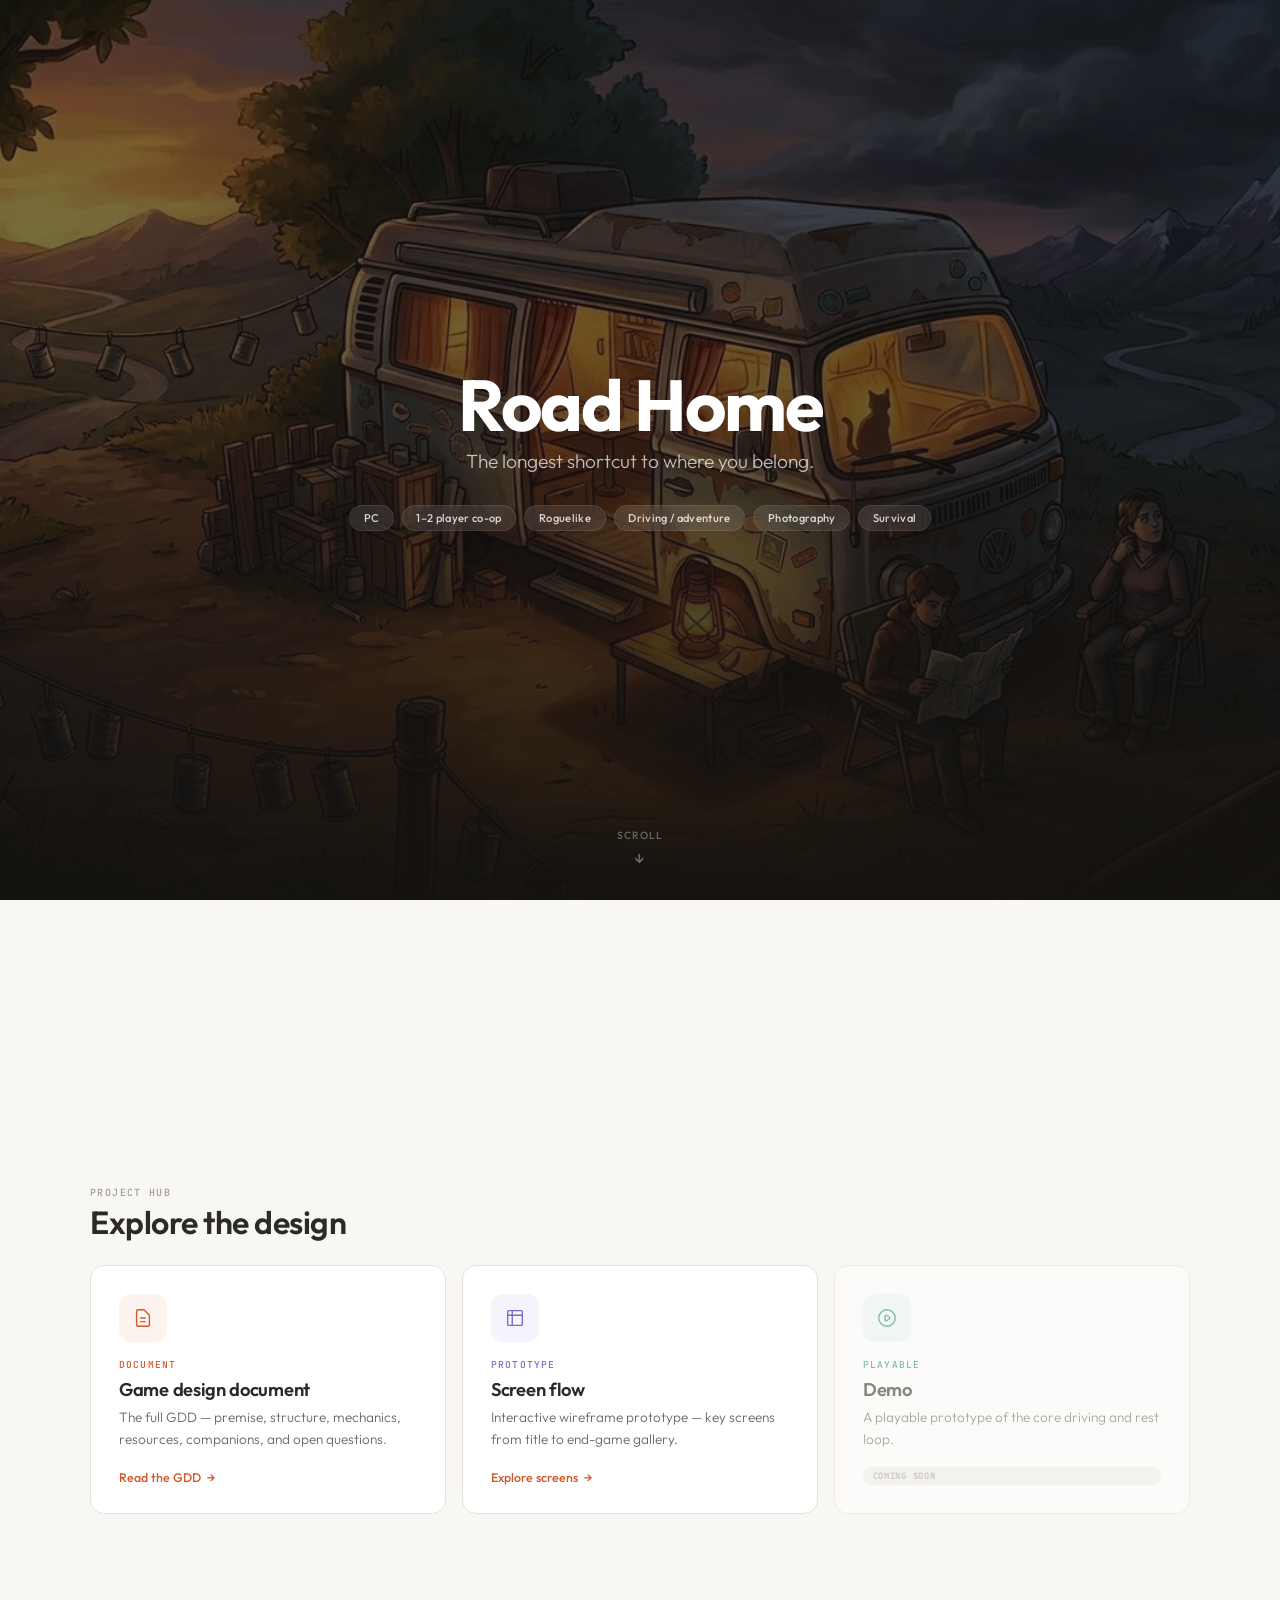
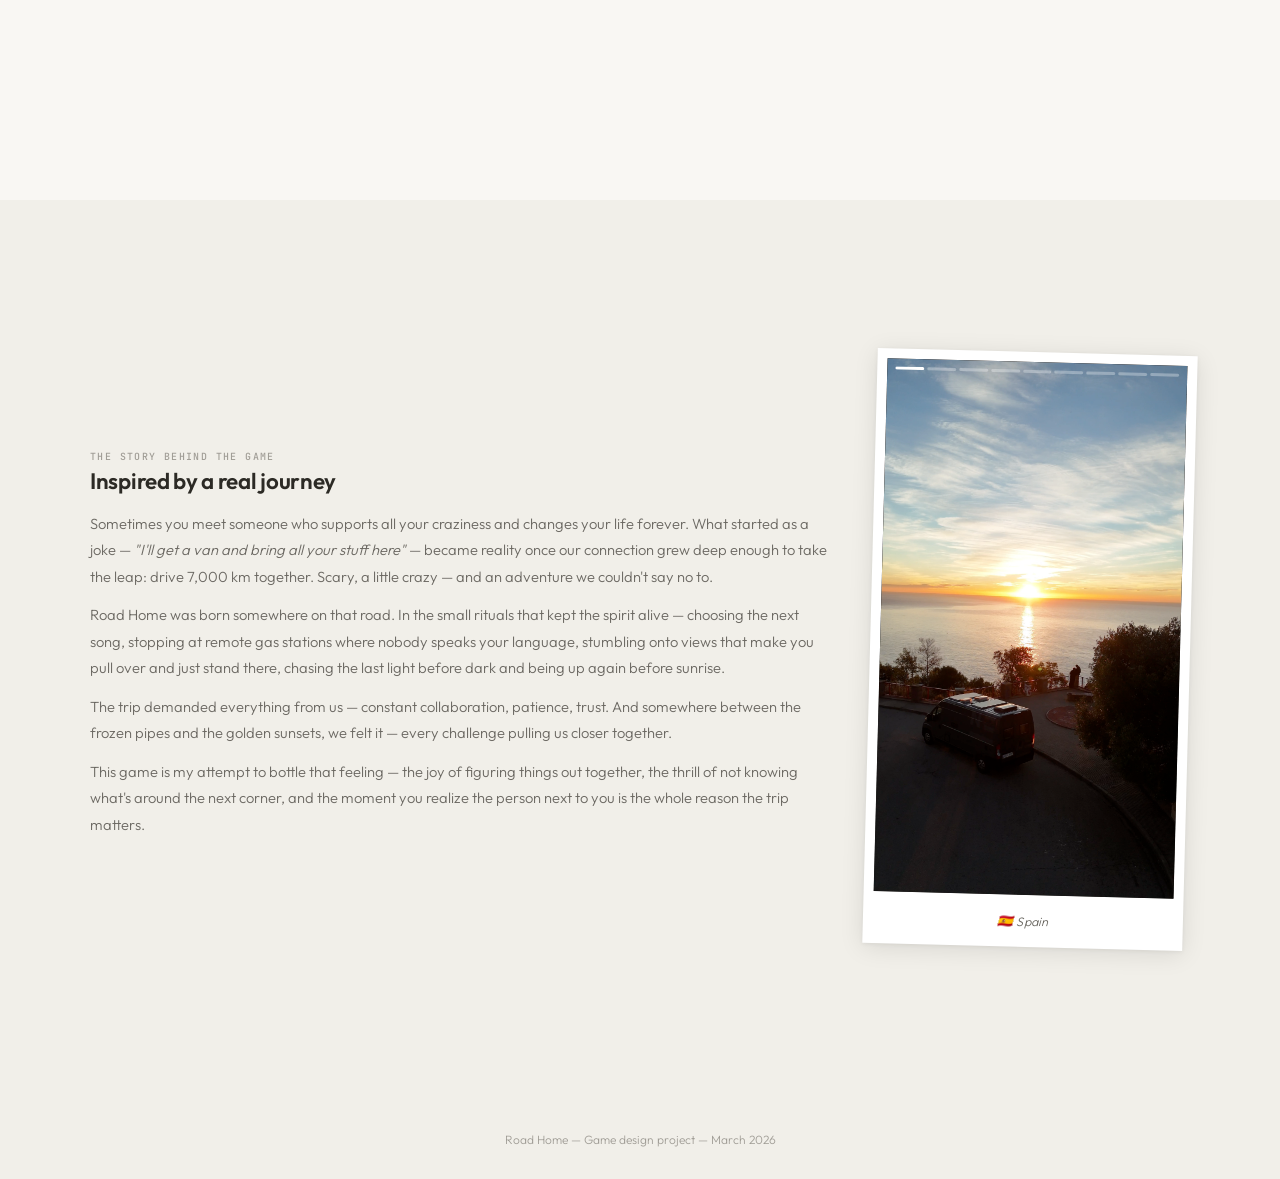
<file: index.html>
<!DOCTYPE html>
<html lang="en">
<head>
<meta charset="UTF-8">
<meta name="viewport" content="width=device-width, initial-scale=1.0">
<title>Road Home — Game Hub</title>
<link href="https://fonts.googleapis.com/css2?family=Outfit:wght@300;400;500;600;700&family=JetBrains+Mono:wght@400;500&display=swap" rel="stylesheet">
<link rel="stylesheet" href="shared-nav.css">
<style>
  :root {
    --bg: #F9F7F3;
    --card: #FFFFFF;
    --surface: #F1EFE9;
    --text: #2C2A25;
    --muted: #6B6862;
    --faint: #A09D96;
    --border: #E4E1DA;
    --accent: #D4582A;
    --accent-soft: rgba(212,88,42,0.08);
    --teal: #1A8F6E;
    --teal-soft: rgba(26,143,110,0.08);
    --purple: #7C6BC4;
    --purple-soft: rgba(124,107,196,0.08);
    --amber: #B8780F;
    --amber-soft: rgba(184,120,15,0.08);
    --font: 'Outfit', system-ui, sans-serif;
    --mono: 'JetBrains Mono', monospace;
  }
  * { margin:0; padding:0; box-sizing:border-box; }
  html {
    overflow-x: hidden;
    background: #1a1815;
    overscroll-behavior-y: none;
  }
  body {
    font-family: var(--font);
    background: #1a1815;
    color: var(--text);
    -webkit-font-smoothing: antialiased;
    overscroll-behavior-y: none;
  }
  ::selection { background: var(--accent); color: #fff; }

  /* Dark theme overrides for nav header */
  .nav-header {
    background: rgba(26,24,21,0.85);
    backdrop-filter: blur(12px);
    -webkit-backdrop-filter: blur(12px);
    border-bottom: 1px solid rgba(255,255,255,0.08);
    opacity: 0;
    pointer-events: none;
    transform: translateY(-100%);
    transition: opacity 0.3s, transform 0.3s;
  }
  .nav-header.visible {
    opacity: 1;
    pointer-events: auto;
    transform: translateY(0);
  }
  .nav-header-title { color: #fff; }
  .nav-header-tabs a { color: rgba(255,255,255,0.5); }
  .nav-header-tabs a:hover { color: #fff; background: rgba(255,255,255,0.08); }
  .nav-sep { color: rgba(255,255,255,0.15); }
  .nav-tab-locked { color: rgba(255,255,255,0.25); }

  .fullscreen {
    min-height: 100vh;
    display: flex;
    align-items: center;
    justify-content: center;
    position: relative;
    overflow: hidden;
  }

  /* === HERO === */
  .hero { background: #1a1815; }
  .hero-bg {
    position: absolute;
    inset: 0;
    background-size: cover;
    background-position: center;
    opacity: 0.7;
  }
  .hero-overlay {
    position: absolute;
    inset: 0;
    background: linear-gradient(to top, rgba(20,18,15,0.95) 0%, rgba(20,18,15,0.5) 50%, rgba(20,18,15,0.3) 100%);
  }
  .hero-content {
    position: relative;
    z-index: 1;
    text-align: center;
    padding: 2rem;
    max-width: 700px;
  }
  .hero h1 {
    font-size: 4.5rem;
    font-weight: 700;
    letter-spacing: -2px;
    line-height: 1;
    color: #fff;
    margin-bottom: 0.5rem;
  }
  .hero .tagline {
    font-size: 1.2rem;
    font-weight: 300;
    color: rgba(255,255,255,0.7);
    margin-bottom: 2rem;
  }
  .hero-meta {
    display: flex;
    justify-content: center;
    gap: 0.5rem;
    flex-wrap: wrap;
  }
  .hero-pill {
    font-size: 0.7rem;
    font-weight: 500;
    padding: 0.3rem 0.85rem;
    border-radius: 100px;
    background: rgba(255,255,255,0.1);
    color: rgba(255,255,255,0.8);
    backdrop-filter: blur(8px);
    border: 1px solid rgba(255,255,255,0.08);
    letter-spacing: 0.03em;
  }
  .scroll-hint {
    position: absolute;
    bottom: 2rem;
    left: 50%;
    transform: translateX(-50%);
    z-index: 1;
    display: flex;
    flex-direction: column;
    align-items: center;
    gap: 0.4rem;
    color: rgba(255,255,255,0.35);
    font-size: 0.65rem;
    letter-spacing: 0.1em;
    text-transform: uppercase;
    font-weight: 500;
    animation: bob 2s ease-in-out infinite;
  }
  @keyframes bob { 0%,100%{transform:translateX(-50%) translateY(0)} 50%{transform:translateX(-50%) translateY(6px)} }
  .scroll-arrow { font-size: 1rem; }

  /* === SECTIONS === */
  .section-screen {
    min-height: 100vh;
    display: flex;
    align-items: center;
    justify-content: center;
    padding: 4rem 2rem;
  }
  .section-inner {
    max-width: 1100px;
    width: 100%;
  }
  .section-label {
    font-family: var(--mono);
    font-size: 0.62rem;
    font-weight: 500;
    text-transform: uppercase;
    letter-spacing: 0.14em;
    color: var(--faint);
    margin-bottom: 0.25rem;
  }
  .section-label + .story-content {
    margin-top: 0;
  }
  .section-title {
    font-size: 2rem;
    font-weight: 600;
    letter-spacing: -0.5px;
    line-height: 1.2;
    margin-bottom: 1.5rem;
  }

  /* === HUB CARDS === */
  .hub-grid {
    display: grid;
    grid-template-columns: 1fr 1fr 1fr;
    gap: 1rem;
  }
  @media (max-width: 700px) { .hub-grid { grid-template-columns: 1fr; } }
  .hub-card {
    background: var(--card);
    border: 1px solid var(--border);
    border-radius: 14px;
    padding: 1.75rem;
    text-decoration: none;
    color: var(--text);
    transition: all 0.2s;
    display: flex;
    flex-direction: column;
    position: relative;
    overflow: hidden;
  }
  .hub-card:hover {
    border-color: var(--accent);
    transform: translateY(-2px);
    box-shadow: 0 8px 30px rgba(0,0,0,0.06);
  }
  .hub-card.disabled {
    opacity: 0.55;
    pointer-events: none;
  }
  .hub-card.disabled:hover {
    border-color: var(--border);
    transform: none;
    box-shadow: none;
  }
  .hub-icon {
    width: 48px;
    height: 48px;
    border-radius: 12px;
    display: flex;
    align-items: center;
    justify-content: center;
    margin-bottom: 1rem;
    font-size: 20px;
  }
  .hub-badge {
    font-family: var(--mono);
    font-size: 0.6rem;
    font-weight: 500;
    text-transform: uppercase;
    letter-spacing: 0.12em;
    margin-bottom: 0.5rem;
  }
  .hub-card h2 {
    font-size: 1.15rem;
    font-weight: 600;
    letter-spacing: -0.3px;
    margin-bottom: 0.4rem;
    line-height: 1.2;
  }
  .hub-card p {
    font-size: 0.85rem;
    color: var(--muted);
    font-weight: 300;
    line-height: 1.6;
    flex: 1;
  }
  .hub-arrow {
    margin-top: 1rem;
    font-size: 0.78rem;
    font-weight: 500;
    color: var(--accent);
    display: flex;
    align-items: center;
    gap: 0.4rem;
    transition: gap 0.15s;
  }
  .hub-card:hover .hub-arrow { gap: 0.6rem; }
  .coming-soon {
    display: inline-block;
    font-family: var(--mono);
    font-size: 0.55rem;
    font-weight: 600;
    text-transform: uppercase;
    letter-spacing: 0.08em;
    padding: 0.2rem 0.6rem;
    border-radius: 100px;
    background: var(--surface);
    color: var(--faint);
    margin-top: 1rem;
  }

  /* === STORY === */
  .story-content {
    display: grid;
    grid-template-columns: 1fr 320px;
    gap: 2.5rem;
    align-items: center;
  }
  @media (max-width: 900px) {
    .story-content { grid-template-columns: 1fr; }
    .story-carousel { justify-self: center; max-width: 300px; }
  }
  .story-text h3 {
    font-size: 1.4rem;
    font-weight: 600;
    margin-top: 0;
    margin-bottom: 1rem;
    letter-spacing: -0.3px;
  }
  .story-text p {
    font-size: 0.92rem;
    color: var(--muted);
    font-weight: 300;
    line-height: 1.8;
    margin-bottom: 0.75rem;
  }

  /* Polaroid carousel */
  .story-carousel {
    position: relative;
    background: #fff;
    padding: 10px 10px 52px;
    box-shadow: 0 4px 24px rgba(0,0,0,0.10), 0 1px 4px rgba(0,0,0,0.06);
    transform: rotate(1.5deg);
  }
  .polaroid-photo-wrap {
    position: relative;
    aspect-ratio: 9/16;
    overflow: hidden;
    background: #1a1815;
  }
  .polaroid-photo-wrap img {
    width: 100%;
    height: 100%;
    object-fit: cover;
    display: block;
    transition: opacity 0.4s ease;
  }
  .polaroid-photo-wrap img.hidden { opacity: 0; position: absolute; inset: 0; }
  .polaroid-photo-wrap img.active { opacity: 1; position: relative; }
  .polaroid-label {
    position: absolute;
    bottom: 0;
    left: 0;
    right: 0;
    height: 52px;
    display: flex;
    align-items: center;
    justify-content: center;
    font-size: 0.78rem;
    font-weight: 300;
    color: var(--muted);
    letter-spacing: 0.02em;
    font-style: italic;
  }

  /* Story progress bars */
  .story-progress {
    display: flex;
    gap: 3px;
    padding: 8px 8px 0;
    position: absolute;
    top: 0;
    left: 0;
    right: 0;
    z-index: 2;
  }
  .story-bar {
    flex: 1;
    height: 2.5px;
    background: rgba(255,255,255,0.3);
    border-radius: 2px;
    overflow: hidden;
    cursor: pointer;
  }
  .story-bar-fill {
    height: 100%;
    background: #fff;
    border-radius: 2px;
    width: 0%;
    transition: width 0.1s linear;
  }
  .story-bar.done .story-bar-fill { width: 100%; }
  .story-bar.active .story-bar-fill { width: 0%; animation: storyFill 5s linear forwards; }

  @keyframes storyFill { from { width: 0%; } to { width: 100%; } }

  /* Tap to navigate */
  .story-nav {
    position: absolute;
    inset: 0;
    display: flex;
    z-index: 1;
  }
  .story-nav-left, .story-nav-right {
    flex: 1;
    cursor: pointer;
  }

  /* === SUPPORT === */
  .support-grid {
    display: grid;
    grid-template-columns: 1fr 1fr 1fr;
    gap: 1rem;
    margin-top: 0.5rem;
  }
  @media (max-width: 700px) { .support-grid { grid-template-columns: 1fr; } }
  .support-card {
    background: var(--card);
    border: 1px solid var(--border);
    border-radius: 14px;
    padding: 1.75rem;
    text-decoration: none;
    color: var(--text);
    transition: all 0.2s;
    display: flex;
    flex-direction: column;
  }
  .support-card:hover {
    border-color: var(--accent);
    transform: translateY(-2px);
    box-shadow: 0 8px 30px rgba(0,0,0,0.06);
  }
  .support-card .hub-icon { margin-bottom: 1rem; }
  .support-card h2 {
    font-size: 1.15rem;
    font-weight: 600;
    letter-spacing: -0.3px;
    margin-bottom: 0.4rem;
    line-height: 1.2;
  }
  .support-card p {
    font-size: 0.85rem;
    color: var(--muted);
    font-weight: 300;
    line-height: 1.6;
    flex: 1;
  }
  .support-card .hub-arrow {
    margin-top: 1rem;
    font-size: 0.78rem;
    font-weight: 500;
    color: var(--accent);
    display: flex;
    align-items: center;
    gap: 0.4rem;
    transition: gap 0.15s;
  }
  .support-card:hover .hub-arrow { gap: 0.6rem; }
  .support-card.disabled {
    opacity: 0.55;
    pointer-events: none;
  }
  .support-card.disabled:hover {
    border-color: var(--border);
    transform: none;
    box-shadow: none;
  }
  .support-text {
    font-size: 0.92rem;
    color: var(--muted);
    font-weight: 300;
    line-height: 1.8;
    margin-bottom: 1.5rem;
    max-width: 640px;
  }

  .footer {
    text-align: center;
    padding: 2rem;
    font-size: 0.75rem;
    color: var(--faint);
    font-weight: 300;
    background: var(--surface);
  }
</style>
</head>
<body>

<script src="shared-nav.js"></script>

<!-- HERO: full screen -->
<div class="fullscreen hero">
  <div class="hero-bg" style="background-image:url('images/van-campsite-night.jpg')"></div>
  <div class="hero-overlay"></div>
  <div class="hero-content">
    <h1>Road Home</h1>
    <p class="tagline">The longest shortcut to where you belong.</p>
    <div class="hero-meta">
      <span class="hero-pill">PC</span>
      <span class="hero-pill">1–2 player co-op</span>
      <span class="hero-pill">Roguelike</span>
      <span class="hero-pill">Driving / adventure</span>
      <span class="hero-pill">Photography</span>
      <span class="hero-pill">Survival</span>
    </div>
  </div>
  <div class="scroll-hint">
    <span>Scroll</span>
    <span class="scroll-arrow">&darr;</span>
  </div>
</div>

<!-- PROJECT HUB: full screen -->
<div class="section-screen" style="background:var(--bg)">
  <div class="section-inner">
    <div class="section-label">Project hub</div>
    <div class="section-title">Explore the design</div>
    <div class="hub-grid">
      <a class="hub-card" href="gdd.html">
        <div class="hub-icon" style="background:var(--accent-soft);color:var(--accent)">
          <svg width="22" height="22" fill="none" stroke="currentColor" stroke-width="1.5" viewBox="0 0 24 24"><path d="M9 12h6m-6 4h6m2 5H7a2 2 0 01-2-2V5a2 2 0 012-2h5.586a1 1 0 01.707.293l5.414 5.414a1 1 0 01.293.707V19a2 2 0 01-2 2z"/></svg>
        </div>
        <div class="hub-badge" style="color:var(--accent)">Document</div>
        <h2>Game design document</h2>
        <p>The full GDD — premise, structure, mechanics, resources, companions, and open questions.</p>
        <div class="hub-arrow">Read the GDD <span>&rarr;</span></div>
      </a>
      <a class="hub-card" href="screen-flow.html">
        <div class="hub-icon" style="background:var(--purple-soft);color:var(--purple)">
          <svg width="22" height="22" fill="none" stroke="currentColor" stroke-width="1.5" viewBox="0 0 24 24"><path d="M4 5a1 1 0 011-1h14a1 1 0 011 1v14a1 1 0 01-1 1H5a1 1 0 01-1-1V5z"/><path d="M4 9h16M9 4v16"/></svg>
        </div>
        <div class="hub-badge" style="color:var(--purple)">Prototype</div>
        <h2>Screen flow</h2>
        <p>Interactive wireframe prototype — key screens from title to end-game gallery.</p>
        <div class="hub-arrow">Explore screens <span>&rarr;</span></div>
      </a>
      <div class="hub-card disabled">
        <div class="hub-icon" style="background:var(--teal-soft);color:var(--teal)">
          <svg width="22" height="22" fill="none" stroke="currentColor" stroke-width="1.5" viewBox="0 0 24 24"><path d="M14.752 11.168l-3.197-2.132A1 1 0 0010 9.87v4.263a1 1 0 001.555.832l3.197-2.132a1 1 0 000-1.664z"/><path d="M21 12a9 9 0 11-18 0 9 9 0 0118 0z"/></svg>
        </div>
        <div class="hub-badge" style="color:var(--teal)">Playable</div>
        <h2>Demo</h2>
        <p>A playable prototype of the core driving and rest loop.</p>
        <div class="coming-soon">Coming soon</div>
      </div>
    </div>
  </div>
</div>

<!-- STORY: full screen -->
<div class="section-screen" style="background:var(--surface)">
  <div class="section-inner">
    <div class="story-content">
      <div class="story-text">
        <div class="section-label">The story behind the game</div>
        <h3>Inspired by a real journey</h3>
        <p>Sometimes you meet someone who supports all your craziness and changes your life forever. What started as a joke — <em>"I'll get a van and bring all your stuff here"</em> — became reality once our connection grew deep enough to take the leap: drive 7,000 km together. Scary, a little crazy — and an adventure we couldn't say no to.</p>
        <p>Road Home was born somewhere on that road. In the small rituals that kept the spirit alive — choosing the next song, stopping at remote gas stations where nobody speaks your language, stumbling onto views that make you pull over and just stand there, chasing the last light before dark and being up again before sunrise.</p>
        <p>The trip demanded everything from us — constant collaboration, patience, trust. And somewhere between the frozen pipes and the golden sunsets, we felt it — every challenge pulling us closer together.</p>
        <p>This game is my attempt to bottle that feeling — the joy of figuring things out together, the thrill of not knowing what's around the next corner, and the moment you realize the person next to you is the whole reason the trip matters.</p>
      </div>
      <div class="story-carousel" id="storyCarousel">
        <div class="polaroid-photo-wrap">
          <div class="story-progress" id="storyProgress"></div>
          <div class="story-nav">
            <div class="story-nav-left" onclick="storyPrev()"></div>
            <div class="story-nav-right" onclick="storyNext()"></div>
          </div>
          <img class="active" src="images/gallery/the-crew-in-the-van.jpg" alt="The crew — us and the cat in the van" data-location="🇱🇹 Lithuania">
          <img class="hidden" src="images/gallery/sunset-over-the-sea.jpg" alt="Van parked at a viewpoint, sunset over the sea" data-location="🇪🇸 Spain">
          <img class="hidden" src="images/gallery/drone-snowy-crossroads.jpg" alt="Drone shot — van at a snowy crossroads" data-location="🇦🇹 Austria">
          <img class="hidden" src="images/gallery/driving-through-switzerland.jpg" alt="Driving through the Swiss mountains" data-location="🇨🇭 Switzerland">
          <img class="hidden" src="images/gallery/drone-crossing-eu-border.jpg" alt="Drone shot — van crossing an EU border" data-location="🇫🇷 France">
          <img class="hidden" src="images/gallery/vaduz-castle.jpg" alt="Vaduz Castle on the hill" data-location="🇱🇮 Liechtenstein">
          <img class="hidden" src="images/gallery/drone-van-by-the-river.jpg" alt="Drone shot — van parked by the river" data-location="🇨🇿 Czechia">
          <img class="hidden" src="images/gallery/morning-view-from-the-van.jpg" alt="Early morning view from inside the van" data-location="🇩🇪 Germany">
          <img class="hidden" src="images/gallery/cat-at-the-train-station.jpg" alt="Carrying the cat at the train station" data-location="🇵🇱 Poland">
        </div>
        <div class="polaroid-label" id="polaroidLabel"></div>
      </div>
    </div>
  </div>
</div>

<!-- SUPPORT (hidden for now) -->
<div class="section-screen" style="display:none;background:var(--bg)">
  <div class="section-inner">
    <div class="section-label">Support the project</div>
    <div class="section-title">Help keep the engine running</div>
    <p class="support-text">Road Home is a passion project built on evenings and weekends. If the idea resonates with you, any support — big or small — helps fuel the next stretch of road.</p>
    <div class="support-grid">
      <a class="support-card" href="https://ko-fi.com/landosilva" target="_blank">
        <div class="hub-icon" style="background:var(--accent-soft);color:var(--accent);">&#9749;</div>
        <div class="hub-badge" style="color:var(--accent);">One-time</div>
        <h2>Buy me a coffee</h2>
        <p>A small tip to fuel late-night dev sessions and keep the project moving forward.</p>
        <div class="hub-arrow">Support on Ko-fi <span>&rarr;</span></div>
      </a>
      <a class="support-card" href="https://ko-fi.com/landosilva/tiers" target="_blank">
        <div class="hub-icon" style="background:var(--teal-soft);color:var(--teal);">&#10084;</div>
        <div class="hub-badge" style="color:var(--teal);">Monthly</div>
        <h2>Become a supporter</h2>
        <p>Join as a monthly supporter and get early access to devlogs, builds, and behind-the-scenes updates.</p>
        <div class="hub-arrow">See membership tiers <span>&rarr;</span></div>
      </a>
      <div class="support-card disabled">
        <div class="hub-icon" style="background:var(--purple-soft);color:var(--purple);">&#9993;</div>
        <div class="hub-badge" style="color:var(--purple);">Updates</div>
        <h2>Stay in the loop</h2>
        <p>Subscribe to devlogs and project updates.</p>
        <div class="coming-soon">Coming soon</div>
      </div>
    </div>
  </div>
</div>

<div class="footer">Road Home &mdash; Game design project &mdash; March 2026</div>

<script>
const navHeader = document.querySelector('.nav-header');
window.addEventListener('scroll', () => {
  navHeader.classList.toggle('visible', window.scrollY > window.innerHeight * 0.6);
});

// Stories carousel
(function() {
  const carousel = document.getElementById('storyCarousel');
  const photoWrap = carousel.querySelector('.polaroid-photo-wrap');
  const progressBar = document.getElementById('storyProgress');
  const locationLabel = document.getElementById('polaroidLabel');
  let current = 0;
  let timer = null;
  const DURATION = 5000;

  // Shuffle photo order on each page load
  const imgArray = Array.from(photoWrap.querySelectorAll('img'));
  for (let i = imgArray.length - 1; i > 0; i--) {
    const j = Math.floor(Math.random() * (i + 1));
    [imgArray[i], imgArray[j]] = [imgArray[j], imgArray[i]];
  }
  imgArray.forEach((img, i) => {
    img.className = i === 0 ? 'active' : 'hidden';
    photoWrap.appendChild(img);
  });
  const imgs = photoWrap.querySelectorAll('img');

  // Build progress bars
  imgs.forEach((_, i) => {
    const bar = document.createElement('div');
    bar.className = 'story-bar';
    bar.innerHTML = '<div class="story-bar-fill"></div>';
    bar.addEventListener('click', (e) => { e.stopPropagation(); goTo(i); });
    progressBar.appendChild(bar);
  });

  function goTo(index) {
    if (index < 0) index = 0;
    if (index >= imgs.length) index = 0; // loop back
    current = index;
    imgs.forEach((img, i) => {
      img.className = i === current ? 'active' : 'hidden';
    });
    const bars = progressBar.querySelectorAll('.story-bar');
    bars.forEach((bar, i) => {
      bar.className = 'story-bar' + (i < current ? ' done' : i === current ? ' active' : '');
      // Reset animation by cloning
      if (i === current) {
        const fill = bar.querySelector('.story-bar-fill');
        const newFill = fill.cloneNode(true);
        bar.replaceChild(newFill, fill);
        // Force reflow
        void newFill.offsetWidth;
        bar.className = 'story-bar active';
      }
    });
    // Update location label
    locationLabel.textContent = imgs[current].dataset.location || '';
    clearTimeout(timer);
    timer = setTimeout(() => goTo(current + 1), DURATION);
  }

  window.storyNext = () => goTo(current + 1);
  window.storyPrev = () => goTo(current - 1);

  goTo(0);
})();
</script>
</body>
</html>
</file>
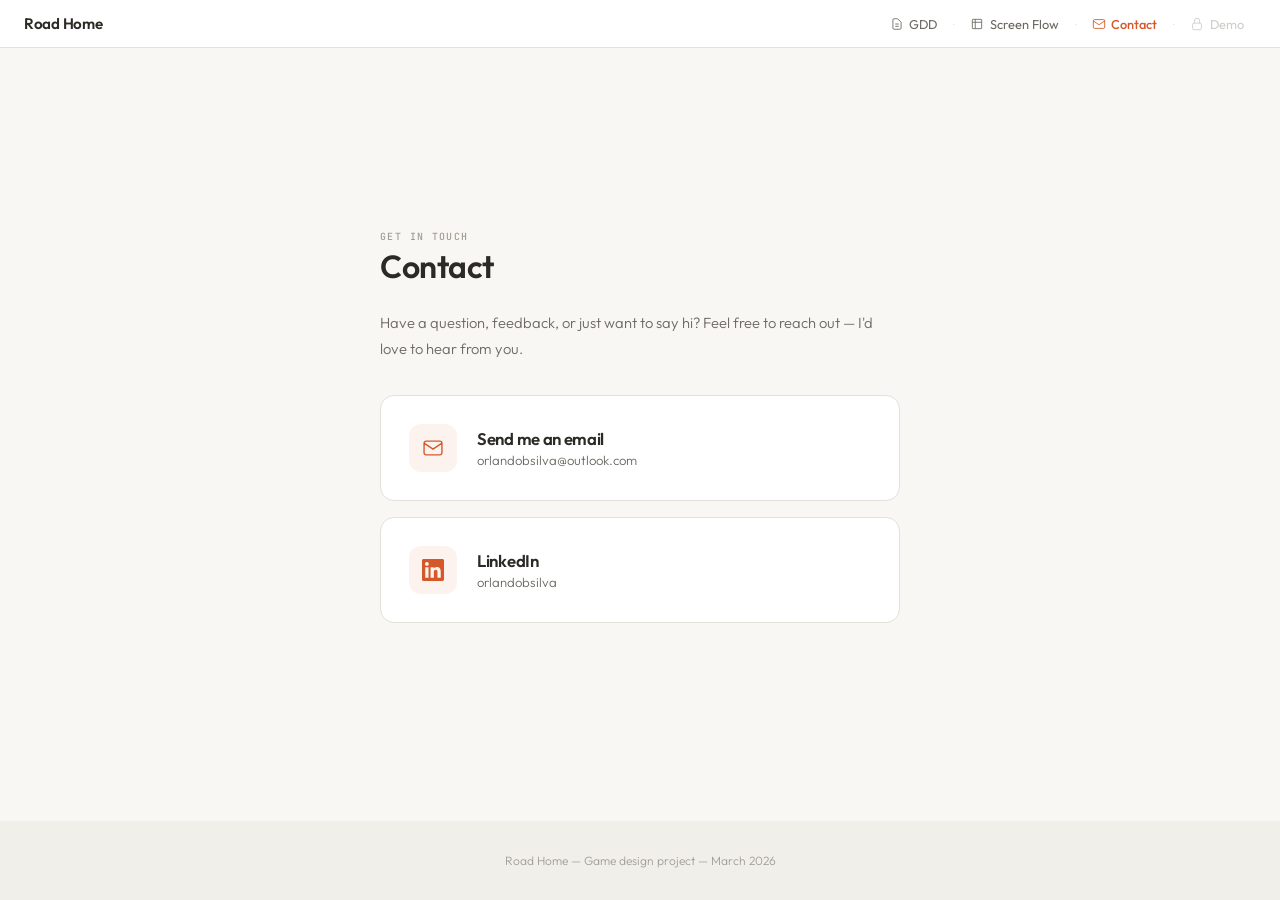
<file: contact.html>
<!DOCTYPE html>
<html lang="en">
<head>
<meta charset="UTF-8">
<meta name="viewport" content="width=device-width, initial-scale=1.0">
<title>Road Home — Contact</title>
<link href="https://fonts.googleapis.com/css2?family=Outfit:wght@300;400;500;600;700&family=JetBrains+Mono:wght@400;500&display=swap" rel="stylesheet">
<link rel="stylesheet" href="shared-nav.css">
<style>
  :root {
    --bg: #F9F7F3;
    --card: #FFFFFF;
    --surface: #F1EFE9;
    --text: #2C2A25;
    --muted: #6B6862;
    --faint: #A09D96;
    --border: #E4E1DA;
    --accent: #D4582A;
    --accent-soft: rgba(212,88,42,0.08);
    --font: 'Outfit', system-ui, sans-serif;
    --mono: 'JetBrains Mono', monospace;
  }
  *, *::before, *::after { margin: 0; padding: 0; box-sizing: border-box; }
  body {
    font-family: var(--font);
    background: var(--bg);
    color: var(--text);
    min-height: 100vh;
    display: flex;
    flex-direction: column;
  }
  .contact-screen {
    flex: 1;
    display: flex;
    align-items: center;
    justify-content: center;
    padding: 6rem 2rem 4rem;
  }
  .contact-inner {
    max-width: 520px;
    width: 100%;
  }
  .section-label {
    font-family: var(--mono);
    font-size: 0.62rem;
    font-weight: 500;
    text-transform: uppercase;
    letter-spacing: 0.14em;
    color: var(--faint);
    margin-bottom: 0.25rem;
  }
  .section-title {
    font-size: 2rem;
    font-weight: 600;
    letter-spacing: -0.5px;
    line-height: 1.2;
    margin-bottom: 1.5rem;
  }
  .contact-text {
    font-size: 0.92rem;
    color: var(--muted);
    font-weight: 300;
    line-height: 1.8;
    margin-bottom: 2rem;
  }
  .contact-card {
    background: var(--card);
    border: 1px solid var(--border);
    border-radius: 14px;
    padding: 1.75rem;
    text-decoration: none;
    color: var(--text);
    display: flex;
    align-items: center;
    gap: 1.25rem;
    transition: all 0.2s;
  }
  .contact-card:hover {
    border-color: var(--accent);
    transform: translateY(-2px);
    box-shadow: 0 8px 30px rgba(0,0,0,0.06);
  }
  .contact-icon {
    width: 48px;
    height: 48px;
    border-radius: 12px;
    display: flex;
    align-items: center;
    justify-content: center;
    font-size: 20px;
    background: var(--accent-soft);
    color: var(--accent);
    flex-shrink: 0;
  }
  .contact-card-body h2 {
    font-size: 1.05rem;
    font-weight: 600;
    letter-spacing: -0.3px;
    margin-bottom: 0.2rem;
  }
  .contact-card-body p {
    font-size: 0.82rem;
    color: var(--muted);
    font-weight: 300;
  }
  .contact-card + .contact-card {
    margin-top: 1rem;
  }
  .footer {
    text-align: center;
    padding: 2rem;
    font-size: 0.75rem;
    color: var(--faint);
    font-weight: 300;
    background: var(--surface);
  }
</style>
</head>
<body>
<script src="shared-nav.js"></script>

<div class="contact-screen">
  <div class="contact-inner">
    <div class="section-label">Get in touch</div>
    <div class="section-title">Contact</div>
    <p class="contact-text">Have a question, feedback, or just want to say hi? Feel free to reach out — I'd love to hear from you.</p>
    <a class="contact-card" href="mailto:orlandobsilva@outlook.com">
      <div class="contact-icon"><svg width="22" height="22" fill="none" stroke="currentColor" stroke-width="1.5" viewBox="0 0 24 24"><path d="M21.75 6.75v10.5a2.25 2.25 0 01-2.25 2.25H4.5a2.25 2.25 0 01-2.25-2.25V6.75m19.5 0A2.25 2.25 0 0019.5 4.5H4.5a2.25 2.25 0 00-2.25 2.25m19.5 0l-9.75 6.5-9.75-6.5"/></svg></div>
      <div class="contact-card-body">
        <h2>Send me an email</h2>
        <p>orlandobsilva@outlook.com</p>
      </div>
    </a>
    <a class="contact-card" href="https://www.linkedin.com/in/orlandobsilva" target="_blank" rel="noopener">
      <div class="contact-icon"><svg width="22" height="22" fill="currentColor" viewBox="0 0 24 24"><path d="M20.447 20.452h-3.554v-5.569c0-1.328-.027-3.037-1.852-3.037-1.853 0-2.136 1.445-2.136 2.939v5.667H9.351V9h3.414v1.561h.046c.477-.9 1.637-1.85 3.37-1.85 3.601 0 4.267 2.37 4.267 5.455v6.286zM5.337 7.433a2.062 2.062 0 01-2.063-2.065 2.064 2.064 0 112.063 2.065zm1.782 13.019H3.555V9h3.564v11.452zM22.225 0H1.771C.792 0 0 .774 0 1.729v20.542C0 23.227.792 24 1.771 24h20.451C23.2 24 24 23.227 24 22.271V1.729C24 .774 23.2 0 22.222 0h.003z"/></svg></div>
      <div class="contact-card-body">
        <h2>LinkedIn</h2>
        <p>orlandobsilva</p>
      </div>
    </a>
  </div>
</div>

<div class="footer">Road Home &mdash; Game design project &mdash; March 2026</div>
</body>
</html>
</file>
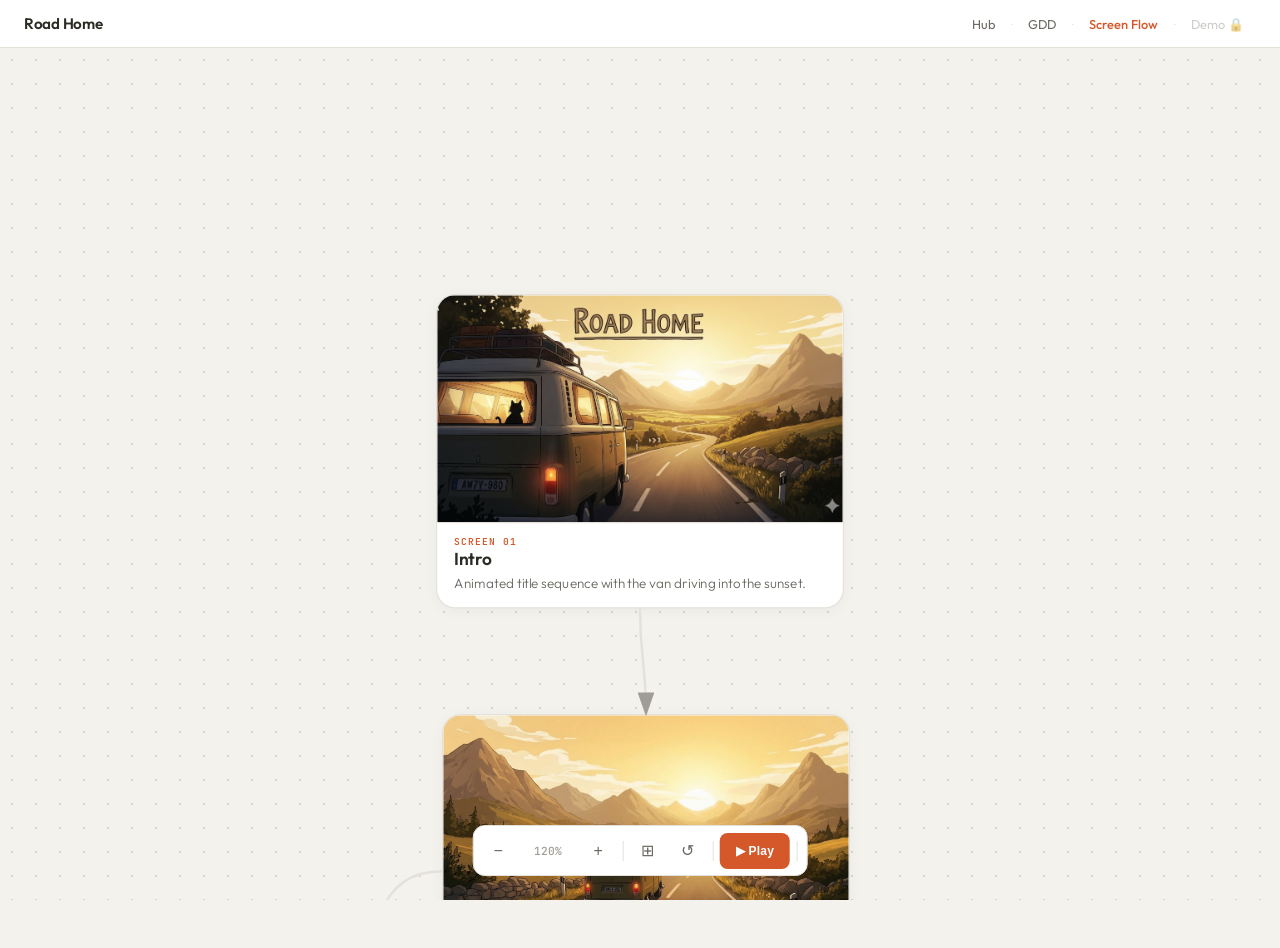
<file: road-home-nav-demo.html>
<!DOCTYPE html>
<html lang="en">
<head>
<meta charset="UTF-8">
<meta name="viewport" content="width=device-width, initial-scale=1.0">
<title>Road Home — Screen Flow</title>
<link href="https://fonts.googleapis.com/css2?family=Outfit:wght@300;400;500;600;700&family=JetBrains+Mono:wght@400;500&display=swap" rel="stylesheet">
<style>
  :root {
    --bg: #F4F2ED;
    --dot: #D8D5CD;
    --card: #FFFFFF;
    --surface: #F9F7F3;
    --text: #2C2A25;
    --muted: #6B6862;
    --faint: #A09D96;
    --border: #E4E1DA;
    --accent: #D4582A;
    --accent-soft: rgba(212,88,42,0.08);
    --teal: #1A8F6E;
    --teal-soft: rgba(26,143,110,0.08);
    --purple: #7C6BC4;
    --purple-soft: rgba(124,107,196,0.08);
    --amber: #B8780F;
    --amber-soft: rgba(184,120,15,0.08);
    --blue: #3B7DD8;
    --blue-soft: rgba(59,125,216,0.08);
    --font: 'Outfit', system-ui, sans-serif;
    --mono: 'JetBrains Mono', monospace;
  }
  * { margin:0; padding:0; box-sizing:border-box; }
  body {
    font-family: var(--font);
    background: var(--bg);
    color: var(--text);
    overflow: hidden;
    height: 100vh;
    -webkit-font-smoothing: antialiased;
  }
  ::selection { background: var(--accent); color: #fff; }

  /* === CONNECTION LINES === */
  .connections {
    position: absolute;
    top: 0; left: 0;
    pointer-events: none;
    overflow: visible;
    z-index: 3;
  }
  .conn-line {
    stroke: var(--border);
    stroke-width: 2;
    fill: none;
  }
  .conn-arrow { fill: var(--faint); }

  /* ========== CANVAS MODE ========== */
  .canvas-wrap {
    width: 100%;
    height: calc(100% - 48px);
    margin-top: 48px;
    overflow: hidden;
    position: relative;
    cursor: grab;
  }
  .canvas-wrap.dragging { cursor: grabbing; }
  .canvas {
    position: absolute;
    transform-origin: 0 0;
    will-change: transform;
  }
  .canvas-wrap::before {
    content: '';
    position: absolute;
    inset: 0;
    background-image: radial-gradient(circle, var(--dot) 1px, transparent 1px);
    background-size: 24px 24px;
    z-index: 0;
    pointer-events: none;
  }

  /* Screen cards */
  .screen {
    position: absolute;
    width: 340px;
    background: var(--card);
    border: 1.5px solid var(--border);
    border-radius: 16px;
    overflow: hidden;
    box-shadow: 0 2px 12px rgba(0,0,0,0.04);
    transition: box-shadow 0.2s, border-color 0.2s;
    z-index: 1;
    cursor: pointer;
  }
  .screen:hover {
    box-shadow: 0 12px 40px rgba(0,0,0,0.1);
    border-color: var(--accent);
    z-index: 2;
  }
  .screen.selected {
    border-color: var(--accent);
    box-shadow: 0 0 0 3px var(--accent-soft), 0 12px 40px rgba(0,0,0,0.1);
    z-index: 2;
  }
  .screen.dragging-screen {
    opacity: 0.9;
    z-index: 10;
    cursor: grabbing;
  }
  .screen-img {
    width: 100%;
    aspect-ratio: 16/9;
    background: var(--surface);
    display: flex;
    align-items: center;
    justify-content: center;
    border-bottom: 1px solid var(--border);
    overflow: hidden;
    position: relative;
  }
  .screen-img img {
    width: 100%;
    height: 100%;
    object-fit: cover;
    -webkit-user-drag: none;
    user-select: none;
    pointer-events: none;
  }
  .screen-img .placeholder {
    display: flex;
    flex-direction: column;
    align-items: center;
    gap: 0.2rem;
    color: var(--faint);
  }
  .placeholder-icon { font-size: 2.5rem; opacity: 0.4; }
  .placeholder-text { font-size: 0.7rem; font-weight: 300; font-style: italic; }
  .screen-body { padding: 0.6rem 0.9rem 0.7rem; }
  .screen-num {
    font-family: var(--mono);
    font-size: 0.5rem;
    font-weight: 600;
    text-transform: uppercase;
    letter-spacing: 0.1em;
    margin-bottom: 0.1rem;
  }
  .screen-title {
    font-size: 0.9rem;
    font-weight: 600;
    letter-spacing: -0.3px;
    margin-bottom: 0.15rem;
  }
  .screen-desc {
    font-size: 0.7rem;
    color: var(--muted);
    font-weight: 300;
    line-height: 1.5;
  }
  /* Edit icon on screen card */
  .screen-edit-btn {
    position: absolute;
    top: 0.5rem;
    right: 0.5rem;
    width: 28px; height: 28px;
    border: 1px solid rgba(0,0,0,0.1);
    background: rgba(255,255,255,0.9);
    color: var(--muted);
    border-radius: 6px;
    font-size: 0.75rem;
    cursor: pointer;
    display: none;
    align-items: center;
    justify-content: center;
    z-index: 5;
    transition: all 0.15s;
  }
  .screen:hover .screen-edit-btn { display: flex; }
  .screen-edit-btn:hover { background: var(--accent); color: #fff; border-color: var(--accent); }

  /* Shared nav header */
  .nav-header {
    position: fixed;
    top: 0; left: 0; right: 0;
    height: 48px;
    background: var(--card);
    border-bottom: 1px solid var(--border);
    display: flex;
    align-items: center;
    justify-content: space-between;
    padding: 0 1.5rem;
    z-index: 200;
    font-size: 0.82rem;
  }
  .nav-header-title {
    font-weight: 600;
    letter-spacing: -0.3px;
    color: var(--text);
    font-size: 0.95rem;
  }
  .nav-header-tabs {
    display: flex;
    align-items: center;
    gap: 0.25rem;
  }
  .nav-header-tabs a {
    text-decoration: none;
    color: var(--muted);
    font-size: 0.8rem;
    font-weight: 400;
    padding: 0.35rem 0.75rem;
    border-radius: 6px;
    transition: all 0.15s;
  }
  .nav-header-tabs a:hover { color: var(--text); background: var(--surface); }
  .nav-header-tabs a.active {
    color: var(--accent);
    font-weight: 500;
  }
  .nav-header-tabs .sep {
    color: var(--border);
    font-size: 0.7rem;
    user-select: none;
  }
  .nav-tab-locked {
    color: var(--faint);
    opacity: 0.5;
    font-size: 0.8rem;
    font-weight: 400;
    padding: 0.35rem 0.75rem;
    cursor: default;
  }

  /* Draft actions */
  .draft-actions {
    position: fixed;
    top: 58px;
    right: 1rem;
    display: flex;
    align-items: center;
    gap: 0.35rem;
    z-index: 150;
  }
  .draft-discard {
    border: 1px solid var(--border);
    background: var(--card);
    border-radius: 8px;
    cursor: pointer;
    font-family: var(--font);
    font-size: 0.72rem;
    font-weight: 400;
    padding: 0.4rem 0.7rem;
    transition: all 0.15s;
    color: var(--muted);
    box-shadow: 0 2px 8px rgba(0,0,0,0.04);
  }
  .draft-discard:hover { color: var(--accent); border-color: var(--accent); }

  /* Toolbar */
  .toolbar {
    position: fixed;
    bottom: 1.5rem;
    left: 50%;
    transform: translateX(-50%);
    background: var(--card);
    border: 1px solid var(--border);
    border-radius: 12px;
    display: flex;
    align-items: center;
    gap: 0.25rem;
    padding: 0.4rem;
    box-shadow: 0 4px 20px rgba(0,0,0,0.08);
    z-index: 100;
  }
  .toolbar button {
    width: 36px; height: 36px;
    border: none; background: transparent;
    border-radius: 8px; cursor: pointer;
    font-size: 1rem; color: var(--muted);
    display: flex; align-items: center; justify-content: center;
    transition: all 0.15s;
  }
  .toolbar button:hover { background: var(--surface); color: var(--text); }
  .zoom-display {
    font-family: var(--mono);
    font-size: 0.7rem;
    color: var(--faint);
    min-width: 3.5rem;
    text-align: center;
    font-weight: 500;
  }
  .toolbar .sep { width:1px; height:20px; background:var(--border); margin:0 0.15rem; }
  .play-btn {
    background: var(--accent) !important;
    color: #fff !important;
    border-radius: 8px !important;
    font-size: 0.75rem !important;
    font-weight: 600 !important;
    width: auto !important;
    padding: 0 1rem !important;
    letter-spacing: 0.02em;
  }
  .play-btn:hover { background: #c04e22 !important; }
  /* Context menu */
  .ctx-menu {
    position: fixed;
    background: var(--card);
    border: 1px solid var(--border);
    border-radius: 10px;
    padding: 0.3rem;
    box-shadow: 0 8px 30px rgba(0,0,0,0.12);
    z-index: 300;
    min-width: 160px;
    display: none;
  }
  .ctx-menu.open { display: block; }
  .ctx-menu button {
    display: flex;
    align-items: center;
    gap: 0.5rem;
    width: 100%;
    padding: 0.5rem 0.75rem;
    border: none;
    background: transparent;
    border-radius: 7px;
    font-family: var(--font);
    font-size: 0.8rem;
    color: var(--text);
    cursor: pointer;
    transition: background 0.1s;
  }
  .ctx-menu button:hover { background: var(--surface); }

  /* ========== PLAY MODE ========== */
  .play-overlay {
    position: fixed;
    inset: 0;
    background: #0e0d0b;
    z-index: 200;
    display: none;
    align-items: center;
    justify-content: center;
  }
  .play-overlay.active { display: flex; }

  .play-screen {
    display: none;
    position: relative;
    width: 100%;
    max-width: calc(100vh * 16 / 9);
    aspect-ratio: 16/9;
    border-radius: 6px;
    overflow: hidden;
    box-shadow: 0 0 80px rgba(0,0,0,0.6);
  }
  .play-screen.active { display: block; animation: fadeIn 0.4s ease; }
  @keyframes fadeIn {
    from { opacity: 0; }
    to { opacity: 1; }
  }

  /* The image fills the 16:9 frame */
  .play-bg {
    position: absolute;
    inset: 0;
    background: #181614;
    overflow: hidden;
  }
  .play-bg img {
    width: 100%;
    height: 100%;
    object-fit: cover;
  }
  .play-bg .play-placeholder {
    width: 100%;
    height: 100%;
    display: flex;
    flex-direction: column;
    align-items: center;
    justify-content: center;
    gap: 0.5rem;
    color: #444;
    background: linear-gradient(135deg, #1a1917 0%, #222 50%, #1a1917 100%);
  }
  .play-placeholder-icon { font-size: 5rem; opacity: 0.3; }
  .play-placeholder-text { font-size: 1rem; font-weight: 300; letter-spacing: 0.05em; }

  /* Overlay gradient for readability of bottom controls */
  .play-screen::after {
    content: '';
    position: absolute;
    bottom: 0; left: 0; right: 0;
    height: 180px;
    background: linear-gradient(to top, rgba(14,13,11,0.85) 0%, transparent 100%);
    pointer-events: none;
    z-index: 1;
  }

  /* Screen label (bottom left, inside frame) */
  .play-label {
    position: absolute;
    bottom: 1.25rem;
    left: 1.5rem;
    z-index: 2;
  }
  .play-label-num {
    font-family: var(--mono);
    font-size: 0.55rem;
    font-weight: 500;
    color: rgba(255,255,255,0.35);
    text-transform: uppercase;
    letter-spacing: 0.12em;
    margin-bottom: 0.15rem;
  }
  .play-label-title {
    font-size: 1.5rem;
    font-weight: 600;
    color: #fff;
    letter-spacing: -0.5px;
    text-shadow: 0 2px 8px rgba(0,0,0,0.5);
  }
  .play-label-desc {
    font-size: 0.8rem;
    color: rgba(255,255,255,0.5);
    font-weight: 300;
    margin-top: 0.2rem;
    text-shadow: 0 1px 4px rgba(0,0,0,0.5);
  }

  /* Navigation (bottom right, inside frame) */
  .play-nav {
    position: absolute;
    bottom: 1.25rem;
    right: 1.5rem;
    display: flex;
    flex-direction: column;
    align-items: stretch;
    gap: 0.4rem;
    z-index: 2;
  }
  .play-nav button {
    padding: 0.55rem 1.3rem;
    border: 1px solid rgba(255,255,255,0.15);
    background: rgba(255,255,255,0.08);
    color: rgba(255,255,255,0.75);
    border-radius: 10px;
    font-family: var(--font);
    font-size: 0.82rem;
    font-weight: 500;
    cursor: pointer;
    transition: all 0.15s;
    backdrop-filter: blur(12px);
  }
  .play-nav button:hover {
    background: rgba(255,255,255,0.15);
    color: #fff;
    border-color: rgba(255,255,255,0.3);
  }
  .play-nav .nav-next {
    background: var(--accent);
    border-color: var(--accent);
    color: #fff;
  }
  .play-nav .nav-next:hover { background: #c04e22; }
  .play-nav .nav-teal {
    background: rgba(26,143,110,0.25);
    border-color: var(--teal);
    color: rgba(255,255,255,0.85);
  }
  .play-nav .nav-teal:hover { background: rgba(26,143,110,0.4); color: #fff; }

  /* Generic popup (map, etc.) */
  .screen-popup {
    display: none;
    position: absolute;
    inset: 0;
    z-index: 10;
    background: rgba(0,0,0,0.7);
    backdrop-filter: blur(8px);
    align-items: center;
    justify-content: center;
  }
  .screen-popup.active { display: flex; }
  .screen-popup-inner {
    position: relative;
    width: 80%;
    max-width: 700px;
    background: #1a1917;
    border: 1px solid rgba(255,255,255,0.12);
    border-radius: 12px;
    overflow: hidden;
    display: flex;
    align-items: center;
    justify-content: center;
    color: #444;
    flex-direction: column;
    gap: 0.5rem;
  }
  .screen-popup-inner img {
    width: 100%;
    height: 100%;
    object-fit: cover;
  }
  .screen-popup-close {
    position: absolute;
    top: 0.75rem;
    right: 0.75rem;
    width: 32px; height: 32px;
    border: 1px solid rgba(255,255,255,0.12);
    background: rgba(0,0,0,0.4);
    color: rgba(255,255,255,0.6);
    border-radius: 8px;
    font-size: 1rem;
    cursor: pointer;
    display: flex; align-items: center; justify-content: center;
    transition: all 0.15s;
  }
  .screen-popup-close:hover { background: rgba(0,0,0,0.6); color: #fff; }

  /* Close button (top right, inside screen) */
  .play-close {
    position: absolute;
    top: 1.25rem;
    right: 1.25rem;
    z-index: 3;
    width: 38px; height: 38px;
    border: 1px solid rgba(255,255,255,0.12);
    background: rgba(0,0,0,0.3);
    color: rgba(255,255,255,0.6);
    border-radius: 10px;
    font-size: 1.1rem;
    cursor: pointer;
    display: flex; align-items: center; justify-content: center;
    transition: all 0.15s;
    backdrop-filter: blur(12px);
  }
  .play-close:hover { background: rgba(0,0,0,0.5); color: #fff; }

  /* Main menu button (top left, inside frame) */
  .play-menu-btn {
    position: absolute;
    top: 1rem;
    left: 1rem;
    z-index: 3;
    border: 1px solid rgba(255,255,255,0.12);
    background: rgba(0,0,0,0.3);
    color: rgba(255,255,255,0.6);
    border-radius: 10px;
    font-family: var(--font);
    font-size: 0.72rem;
    font-weight: 400;
    padding: 0.5rem 0.9rem;
    cursor: pointer;
    display: flex; align-items: center; gap: 0.35rem;
    transition: all 0.15s;
    backdrop-filter: blur(12px);
  }
  .play-menu-btn:hover { background: rgba(0,0,0,0.5); color: #fff; }

  /* Progress dots (fixed, centered below frame) */
  .play-dots {
    position: fixed;
    bottom: calc((100vh - min(100vw * 9/16, 100vh)) / 2 + 1.25rem);
    left: 50%;
    transform: translateX(-50%);
    display: flex;
    gap: 0.4rem;
    z-index: 210;
  }
  .play-dot {
    width: 7px; height: 7px;
    border-radius: 50%;
    background: rgba(255,255,255,0.2);
    transition: all 0.2s;
    cursor: pointer;
  }
  .play-dot.active { background: var(--accent); transform: scale(1.4); }
  .play-dot:hover { background: rgba(255,255,255,0.5); }

  /* ========== EDIT PANEL ========== */
  .edit-panel {
    position: fixed;
    top: 48px;
    right: -400px;
    width: 380px;
    bottom: 0;
    background: var(--card);
    border-left: 1px solid var(--border);
    z-index: 150;
    overflow-y: auto;
    transition: right 0.25s ease;
    box-shadow: -4px 0 20px rgba(0,0,0,0.05);
  }
  .edit-panel.open { right: 0; }
  .edit-panel-header {
    display: flex;
    align-items: center;
    justify-content: space-between;
    padding: 1rem 1.25rem;
    border-bottom: 1px solid var(--border);
    position: sticky;
    top: 0;
    background: var(--card);
    z-index: 1;
  }
  .edit-panel-header h3 {
    font-size: 0.9rem;
    font-weight: 600;
    letter-spacing: -0.3px;
  }
  .edit-panel-close {
    width: 28px; height: 28px;
    border: 1px solid var(--border);
    background: transparent;
    border-radius: 6px;
    cursor: pointer;
    font-size: 0.8rem;
    color: var(--muted);
    display: flex; align-items: center; justify-content: center;
    transition: all 0.15s;
  }
  .edit-panel-close:hover { background: var(--surface); color: var(--text); }
  .edit-section {
    padding: 1rem 1.25rem;
    border-bottom: 1px solid var(--border);
  }
  .edit-section-label {
    font-size: 0.6rem;
    font-weight: 600;
    text-transform: uppercase;
    letter-spacing: 0.1em;
    color: var(--faint);
    margin-bottom: 0.6rem;
  }
  .edit-field { margin-bottom: 0.7rem; }
  .edit-field:last-child { margin-bottom: 0; }
  .edit-field label {
    display: block;
    font-size: 0.7rem;
    font-weight: 500;
    color: var(--muted);
    margin-bottom: 0.25rem;
  }
  .edit-field input,
  .edit-field textarea,
  .edit-field select {
    width: 100%;
    padding: 0.45rem 0.6rem;
    border: 1px solid var(--border);
    border-radius: 8px;
    background: var(--surface);
    font-family: var(--font);
    font-size: 0.8rem;
    color: var(--text);
    transition: border-color 0.15s;
  }
  .edit-field input:focus,
  .edit-field textarea:focus,
  .edit-field select:focus {
    outline: none;
    border-color: var(--accent);
  }
  .edit-field textarea { resize: vertical; min-height: 50px; }
  .edit-conn-row {
    display: flex;
    align-items: center;
    gap: 0.4rem;
    margin-bottom: 0.4rem;
    font-size: 0.75rem;
  }
  .edit-conn-row select {
    flex: 1;
    padding: 0.35rem 0.4rem;
    border: 1px solid var(--border);
    border-radius: 6px;
    background: var(--surface);
    font-family: var(--font);
    font-size: 0.75rem;
    color: var(--text);
  }
  .edit-conn-row input {
    flex: 1;
    padding: 0.35rem 0.4rem;
    border: 1px solid var(--border);
    border-radius: 6px;
    background: var(--surface);
    font-family: var(--font);
    font-size: 0.75rem;
    color: var(--text);
  }
  .edit-conn-remove {
    width: 24px; height: 24px;
    border: none;
    background: transparent;
    color: var(--faint);
    cursor: pointer;
    border-radius: 4px;
    font-size: 0.7rem;
    display: flex; align-items: center; justify-content: center;
  }
  .edit-conn-remove:hover { background: rgba(212,88,42,0.1); color: var(--accent); }
  .edit-add-btn {
    border: 1px dashed var(--border);
    background: transparent;
    color: var(--muted);
    border-radius: 6px;
    padding: 0.35rem 0.6rem;
    font-family: var(--font);
    font-size: 0.7rem;
    cursor: pointer;
    width: 100%;
    transition: all 0.15s;
    margin-top: 0.3rem;
  }
  .edit-add-btn:hover { border-color: var(--accent); color: var(--accent); }
  .edit-delete-btn {
    width: 100%;
    padding: 0.6rem;
    border: 1px solid rgba(212,88,42,0.3);
    background: rgba(212,88,42,0.05);
    color: var(--accent);
    border-radius: 8px;
    font-family: var(--font);
    font-size: 0.78rem;
    font-weight: 500;
    cursor: pointer;
    transition: all 0.15s;
  }
  .edit-delete-btn:hover { background: rgba(212,88,42,0.12); }
  .edit-popup-card {
    background: var(--surface);
    border: 1px solid var(--border);
    border-radius: 8px;
    padding: 0.6rem;
    margin-bottom: 0.4rem;
  }
  .edit-popup-card .edit-field { margin-bottom: 0.5rem; }
</style>
</head>
<body>

<!-- SHARED NAV HEADER -->
<div class="nav-header">
  <div class="nav-header-title">Road Home</div>
  <div class="nav-header-tabs">
    <a href="index.html">Hub</a>
    <span class="sep">·</span>
    <a href="vanlife-odyssey-gdd.html">GDD</a>
    <span class="sep">·</span>
    <a href="road-home-nav-demo.html" class="active">Screen Flow</a>
    <span class="sep">·</span>
    <span class="nav-tab-locked">Demo 🔒</span>
  </div>
</div>

<!-- DRAFT ACTIONS -->
<div class="draft-actions" id="draftActions" style="display:none">
  <button class="draft-discard" id="discardDraft" title="Reset to original data">↺ Reset</button>
</div>

<!-- CANVAS -->
<div class="canvas-wrap" id="canvasWrap">
  <div class="canvas" id="canvas">
    <!-- SVG connections layer -->
    <svg class="connections" width="2000" height="2200" id="connSvg"></svg>
    <!-- Screen cards rendered dynamically -->
  </div>
</div>

<!-- TOOLBAR -->
<div class="toolbar" id="toolbar">
  <button id="zoomOut" title="Zoom out">−</button>
  <div class="zoom-display" id="zoomDisplay">100%</div>
  <button id="zoomIn" title="Zoom in">+</button>
  <div class="sep"></div>
  <button id="fitAll" title="Fit all">⊞</button>
  <button id="resetView" title="Reset">↺</button>
  <div class="sep"></div>
  <button class="play-btn" id="playBtn">▶ Play</button>
  <div class="sep"></div>
</div>

<!-- PLAY MODE OVERLAY -->
<div class="play-overlay" id="playOverlay">
  <button class="play-close" id="playClose">✕</button>
  <div class="play-dots" id="playDots"></div>
  <!-- Play screens rendered dynamically -->
</div>

<!-- EDIT PANEL -->
<div class="edit-panel" id="editPanel">
  <div class="edit-panel-header">
    <h3 id="editPanelTitle">Edit Screen</h3>
    <button class="edit-panel-close" id="editPanelClose">✕</button>
  </div>
  <div id="editPanelContent"></div>
</div>

<!-- CONTEXT MENU -->
<div class="ctx-menu" id="ctxMenu">
  <button id="ctxAddScreen">+ Add screen here</button>
</div>

<script src="screen-flow-data.js"></script>
<script>
// ========== DATA LAYER ==========
// Source of truth: screen-flow-data.json (committed to repo, deployed to everyone)
// localStorage is a draft buffer for local edits before saving back to the file.
const STORAGE_KEY = 'roadhome-screenflow-draft';
let project = null;
let hasDraft = false;

function saveProject(data) {
  localStorage.setItem(STORAGE_KEY, JSON.stringify(data));
  hasDraft = true;
  updateDraftIndicator();
}

function discardDraft() {
  localStorage.removeItem(STORAGE_KEY);
  hasDraft = false;
  updateDraftIndicator();
}

function updateDraftIndicator() {
  const el = document.getElementById('draftActions');
  if (el) el.style.display = hasDraft ? 'flex' : 'none';
}


function initProject() {
  // 1. Check for a local draft first
  try {
    const raw = localStorage.getItem(STORAGE_KEY);
    if (raw) {
      const data = JSON.parse(raw);
      if (data && data.version && data.screens) {
        project = data;
        hasDraft = true;
        return;
      }
    }
  } catch(e) {}

  // 2. Load from the committed JS file (window.__screenFlowData)
  if (window.__screenFlowData) {
    project = JSON.parse(JSON.stringify(window.__screenFlowData)); // deep clone
    return;
  }

  // 3. Fallback: empty project
  project = { version: 1, screens: [], canvasConnections: [] };
}

// ========== RENDERING ==========
const canvasEl = document.getElementById('canvas');
const connSvg = document.getElementById('connSvg');
const overlayEl = document.getElementById('playOverlay');
const dotsEl = document.getElementById('playDots');

let selectedScreenId = null;

function renderCanvas() {
  // Remove existing screen cards (keep SVG)
  canvasEl.querySelectorAll('.screen').forEach(el => el.remove());

  project.screens.forEach(screen => {
    const div = document.createElement('div');
    div.className = 'screen';
    div.id = screen.id;
    div.style.left = screen.x + 'px';
    div.style.top = screen.y + 'px';
    if (screen.id === selectedScreenId) div.classList.add('selected');

    const imgHTML = screen.image
      ? `<img src="${screen.image}" alt="${screen.title}">`
      : `<div class="placeholder"><div class="placeholder-icon">🖼</div><div class="placeholder-text">No image</div></div>`;

    div.innerHTML = `
      <div class="screen-img">${imgHTML}</div>
      <div class="screen-body">
        <div class="screen-num" style="color:${screen.color}">Screen ${String(screen.num).padStart(2,'0')}</div>
        <div class="screen-title">${screen.title}</div>
        <div class="screen-desc">${screen.subtitle}</div>
      </div>
      <button class="screen-edit-btn" data-id="${screen.id}">✎</button>
    `;

    // Edit button
    div.querySelector('.screen-edit-btn').addEventListener('click', (e) => {
      e.stopPropagation();
      selectScreen(screen.id);
      openEditPanel(screen.id);
    });

    // Click to play
    div.addEventListener('click', (e) => {
      if (div.classList.contains('dragging-screen')) return;
      const idx = project.screens.findIndex(s => s.id === screen.id);
      overlayEl.classList.add('active');
      goTo(idx);
    });

    // Drag to reposition
    setupScreenDrag(div, screen);

    canvasEl.appendChild(div);
  });

  drawConns();
}

function setupScreenDrag(div, screen) {
  let dragStartX, dragStartY, origX, origY, hasMoved;

  div.addEventListener('mousedown', (e) => {
    if (e.target.closest('.screen-edit-btn')) return;
    e.stopPropagation();
    dragStartX = e.clientX;
    dragStartY = e.clientY;
    origX = screen.x;
    origY = screen.y;
    hasMoved = false;

    const onMove = (e2) => {
      const dx = (e2.clientX - dragStartX) / scale;
      const dy = (e2.clientY - dragStartY) / scale;
      if (!hasMoved && Math.abs(dx) < 5 && Math.abs(dy) < 5) return;
      hasMoved = true;
      div.classList.add('dragging-screen');
      screen.x = Math.round(origX + dx);
      screen.y = Math.round(origY + dy);
      div.style.left = screen.x + 'px';
      div.style.top = screen.y + 'px';
      drawConns();
    };

    const onUp = () => {
      window.removeEventListener('mousemove', onMove);
      window.removeEventListener('mouseup', onUp);
      if (hasMoved) {
        saveProject(project);
        // Small delay to prevent click from firing
        setTimeout(() => div.classList.remove('dragging-screen'), 50);
      }
    };

    window.addEventListener('mousemove', onMove);
    window.addEventListener('mouseup', onUp);
  });
}

function renderPlayMode() {
  // Remove existing play screens
  overlayEl.querySelectorAll('.play-screen').forEach(el => el.remove());
  dotsEl.innerHTML = '';

  project.screens.forEach((screen, idx) => {
    const div = document.createElement('div');
    div.className = 'play-screen';
    div.dataset.idx = idx;

    // Background
    const bgHTML = screen.image
      ? `<img src="${screen.image}" alt="">`
      : `<div class="play-placeholder"><div class="play-placeholder-icon">🖼</div><div class="play-placeholder-text">${screen.title}</div></div>`;

    let html = `<div class="play-bg">${bgHTML}</div>`;

    // Menu button
    if (screen.showMenuBtn) {
      const menuIdx = project.screens.findIndex(s => s.id === 's2');
      html += `<button class="play-menu-btn" data-goto="${menuIdx >= 0 ? menuIdx : 1}">☰ Main Menu</button>`;
    }

    // Label
    html += `
      <div class="play-label">
        <div class="play-label-num">Screen ${String(screen.num).padStart(2,'0')}</div>
        <div class="play-label-title">${screen.title}</div>
        <div class="play-label-desc">${screen.playDesc || screen.subtitle}</div>
      </div>
    `;

    // Navigation buttons
    html += '<div class="play-nav">';
    screen.connections.forEach(conn => {
      const styleClass = conn.style === 'next' ? 'nav-next' : conn.style === 'teal' ? 'nav-teal' : '';
      if (conn.popup) {
        html += `<button class="${styleClass}" data-popup="${conn.popup}">${conn.label}</button>`;
      } else if (conn.target) {
        const targetIdx = project.screens.findIndex(s => s.id === conn.target);
        html += `<button class="${styleClass}" data-goto="${targetIdx}">${conn.label}</button>`;
      }
    });
    html += '</div>';

    // Popups
    screen.popups.forEach(popup => {
      html += `
        <div class="screen-popup" data-popup-id="${popup.id}">
          <div class="screen-popup-inner" style="aspect-ratio:${popup.aspectRatio || '4/3'}">
            <button class="screen-popup-close">✕</button>
            ${popup.image ? `<img src="${popup.image}" alt="${popup.title}">` : `<div style="padding:2rem;color:#666">${popup.title}</div>`}
          </div>
        </div>
      `;
    });

    div.innerHTML = html;
    overlayEl.appendChild(div);

    // Wire button events
    div.querySelectorAll('[data-goto]').forEach(btn => {
      btn.addEventListener('click', () => goTo(parseInt(btn.dataset.goto)));
    });
    div.querySelectorAll('[data-popup]').forEach(btn => {
      btn.addEventListener('click', () => {
        const popupEl = div.querySelector(`[data-popup-id="${btn.dataset.popup}"]`);
        if (popupEl) popupEl.classList.add('active');
      });
    });
    div.querySelectorAll('.screen-popup-close').forEach(btn => {
      btn.addEventListener('click', () => {
        btn.closest('.screen-popup').classList.remove('active');
      });
    });

    // Dot
    const dot = document.createElement('div');
    dot.className = 'play-dot';
    dot.addEventListener('click', () => goTo(idx));
    dotsEl.appendChild(dot);
  });
}

// ========== CONNECTION ARROWS ==========
function getEdgePoint(el, targetEl) {
  const sx = parseInt(el.style.left), sy = parseInt(el.style.top);
  const sw = el.offsetWidth, sh = el.offsetHeight;
  const cx = sx + sw/2, cy = sy + sh/2;
  const tx = parseInt(targetEl.style.left) + targetEl.offsetWidth/2;
  const ty = parseInt(targetEl.style.top) + targetEl.offsetHeight/2;
  const dx = tx - cx, dy = ty - cy;
  if (Math.abs(dx) / sw > Math.abs(dy) / sh) {
    return dx > 0 ? {x: sx + sw, y: cy} : {x: sx, y: cy};
  } else {
    return dy > 0 ? {x: cx, y: sy + sh} : {x: cx, y: sy};
  }
}

function drawConns() {
  requestAnimationFrame(() => {
    let defs = '<defs><marker id="ah" markerWidth="10" markerHeight="7" refX="9" refY="3.5" orient="auto"><polygon class="conn-arrow" points="0 0, 10 3.5, 0 7"/></marker></defs>';
    let lines = '<g class="conn-lines">';
    let tips = '<g class="conn-tips">';
    project.canvasConnections.forEach(({from: fid, to: tid}) => {
      const fromEl = document.getElementById(fid);
      const toEl = document.getElementById(tid);
      if (!fromEl || !toEl) return;

      const a = getEdgePoint(fromEl, toEl);
      const b = getEdgePoint(toEl, fromEl);
      const dx = b.x - a.x, dy = b.y - a.y;
      const aExitsHoriz = (a.y !== parseInt(fromEl.style.top) && a.y !== parseInt(fromEl.style.top) + fromEl.offsetHeight);
      const bExitsHoriz = (b.y !== parseInt(toEl.style.top) && b.y !== parseInt(toEl.style.top) + toEl.offsetHeight);
      let cx1, cy1, cx2, cy2;
      const dist = Math.max(Math.abs(dx), Math.abs(dy)) * 0.5;
      if (aExitsHoriz) {
        cx1 = a.x + Math.sign(dx || 1) * dist; cy1 = a.y;
      } else {
        cx1 = a.x; cy1 = a.y + Math.sign(dy || 1) * dist;
      }
      if (bExitsHoriz) {
        cx2 = b.x - Math.sign(dx || 1) * dist; cy2 = b.y;
      } else {
        cx2 = b.x; cy2 = b.y - Math.sign(dy || 1) * dist;
      }
      const d = 'M'+a.x+','+a.y+' C'+cx1+','+cy1+' '+cx2+','+cy2+' '+b.x+','+b.y;
      lines += '<path class="conn-line" d="'+d+'"/>';
      tips += '<path class="conn-line" d="'+d+'" marker-end="url(#ah)" style="stroke:none"/>';
    });
    lines += '</g>';
    tips += '</g>';
    connSvg.innerHTML = defs + lines + tips;
  });
}

// ========== EDIT PANEL ==========
const editPanel = document.getElementById('editPanel');
const editPanelContent = document.getElementById('editPanelContent');

function selectScreen(id) {
  selectedScreenId = id;
  canvasEl.querySelectorAll('.screen').forEach(s => s.classList.toggle('selected', s.id === id));
}

function openEditPanel(screenId) {
  const screen = project.screens.find(s => s.id === screenId);
  if (!screen) return;

  document.getElementById('editPanelTitle').textContent = `Edit: ${screen.title}`;

  const colorOptions = [
    { val: 'var(--accent)', label: 'Red' },
    { val: 'var(--teal)', label: 'Teal' },
    { val: 'var(--purple)', label: 'Purple' },
    { val: 'var(--amber)', label: 'Amber' },
    { val: 'var(--blue)', label: 'Blue' }
  ];

  const styleOptions = [
    { val: 'next', label: 'Primary (accent)' },
    { val: 'default', label: 'Default' },
    { val: 'teal', label: 'Teal' }
  ];

  const screenOptions = project.screens.map(s => `<option value="${s.id}" ${s.id === screenId ? 'disabled' : ''}>${s.title}</option>`).join('');

  let html = '';

  // Basic info
  html += `<div class="edit-section">
    <div class="edit-section-label">Content</div>
    <div class="edit-field">
      <label>Title</label>
      <input type="text" id="editTitle" value="${screen.title}">
    </div>
    <div class="edit-field">
      <label>Subtitle (canvas)</label>
      <textarea id="editSubtitle">${screen.subtitle}</textarea>
    </div>
    <div class="edit-field">
      <label>Play description</label>
      <textarea id="editPlayDesc">${screen.playDesc || ''}</textarea>
    </div>
    <div class="edit-field">
      <label>Image path</label>
      <input type="text" id="editImage" value="${screen.image || ''}" placeholder="images/filename.png">
    </div>
    <div class="edit-field">
      <label>Screen number</label>
      <input type="number" id="editNum" value="${screen.num}" min="1" style="width:80px">
    </div>
    <div class="edit-field">
      <label>Color</label>
      <select id="editColor">${colorOptions.map(c => `<option value="${c.val}" ${screen.color === c.val ? 'selected' : ''}>${c.label}</option>`).join('')}</select>
    </div>
    <div class="edit-field">
      <label><input type="checkbox" id="editMenuBtn" ${screen.showMenuBtn ? 'checked' : ''}> Show Main Menu button</label>
    </div>
  </div>`;

  // Canvas connections
  html += `<div class="edit-section">
    <div class="edit-section-label">Canvas Arrows</div>
    <div id="editCanvasConns">`;
  const outgoing = project.canvasConnections.filter(c => c.from === screenId);
  outgoing.forEach((conn, i) => {
    html += `<div class="edit-conn-row">
      <span style="color:var(--faint);font-size:0.7rem">→</span>
      <select data-canvas-conn="${i}">${screenOptions.replace(`value="${conn.to}"`, `value="${conn.to}" selected`)}</select>
      <button class="edit-conn-remove" data-remove-canvas="${i}">✕</button>
    </div>`;
  });
  html += `</div>
    <button class="edit-add-btn" id="addCanvasConn">+ Add arrow</button>
  </div>`;

  // Play connections
  html += `<div class="edit-section">
    <div class="edit-section-label">Play Mode Buttons</div>
    <div id="editPlayConns">`;
  screen.connections.forEach((conn, i) => {
    const popupOptions = screen.popups.map(p => `<option value="${p.id}" ${conn.popup === p.id ? 'selected' : ''}>${p.title}</option>`).join('');
    html += `<div class="edit-conn-row" style="flex-wrap:wrap;gap:0.3rem">
      <input type="text" value="${conn.label}" data-conn-label="${i}" style="flex:1;min-width:100px" placeholder="Label">
      <select data-conn-style="${i}" style="width:100px">${styleOptions.map(s => `<option value="${s.val}" ${conn.style === s.val ? 'selected' : ''}>${s.label}</option>`).join('')}</select>
      <select data-conn-target="${i}" style="flex:1;min-width:100px">
        <option value="">— None —</option>
        ${screenOptions.replace(conn.target ? `value="${conn.target}"` : 'NOMATCH', conn.target ? `value="${conn.target}" selected` : 'NOMATCH')}
      </select>
      <select data-conn-popup="${i}" style="width:100px">
        <option value="">No popup</option>
        ${popupOptions}
      </select>
      <button class="edit-conn-remove" data-remove-conn="${i}">✕</button>
    </div>`;
  });
  html += `</div>
    <button class="edit-add-btn" id="addPlayConn">+ Add button</button>
  </div>`;

  // Popups
  html += `<div class="edit-section">
    <div class="edit-section-label">Popups</div>
    <div id="editPopups">`;
  screen.popups.forEach((popup, i) => {
    html += `<div class="edit-popup-card">
      <div class="edit-field">
        <label>Title</label>
        <input type="text" value="${popup.title}" data-popup-title="${i}">
      </div>
      <div class="edit-field">
        <label>Image</label>
        <input type="text" value="${popup.image || ''}" data-popup-image="${i}" placeholder="images/filename.png">
      </div>
      <div class="edit-field">
        <label>Aspect ratio</label>
        <input type="text" value="${popup.aspectRatio || '4/3'}" data-popup-ratio="${i}" placeholder="4/3" style="width:80px">
      </div>
      <button class="edit-conn-remove" data-remove-popup="${i}" style="width:100%;text-align:center;height:auto;padding:0.25rem">Remove popup</button>
    </div>`;
  });
  html += `</div>
    <button class="edit-add-btn" id="addPopup">+ Add popup</button>
  </div>`;

  // Delete
  html += `<div class="edit-section">
    <button class="edit-delete-btn" id="deleteScreen">Delete this screen</button>
  </div>`;

  editPanelContent.innerHTML = html;
  editPanel.classList.add('open');

  // Wire up change handlers
  const save = () => { saveProject(project); renderCanvas(); renderPlayMode(); };

  document.getElementById('editTitle').addEventListener('input', (e) => { screen.title = e.target.value; document.getElementById('editPanelTitle').textContent = `Edit: ${screen.title}`; });
  document.getElementById('editSubtitle').addEventListener('input', (e) => { screen.subtitle = e.target.value; });
  document.getElementById('editPlayDesc').addEventListener('input', (e) => { screen.playDesc = e.target.value; });
  document.getElementById('editImage').addEventListener('input', (e) => { screen.image = e.target.value; });
  document.getElementById('editNum').addEventListener('input', (e) => { screen.num = parseInt(e.target.value) || 1; });
  document.getElementById('editColor').addEventListener('change', (e) => { screen.color = e.target.value; });
  document.getElementById('editMenuBtn').addEventListener('change', (e) => { screen.showMenuBtn = e.target.checked; });

  // Debounced save on any input
  let saveTimer;
  editPanelContent.addEventListener('input', () => { clearTimeout(saveTimer); saveTimer = setTimeout(save, 400); });
  editPanelContent.addEventListener('change', () => { clearTimeout(saveTimer); save(); });

  // Canvas connection changes
  editPanelContent.querySelectorAll('[data-canvas-conn]').forEach(sel => {
    sel.addEventListener('change', () => {
      const i = parseInt(sel.dataset.canvasConn);
      const outgoing = project.canvasConnections.filter(c => c.from === screenId);
      if (outgoing[i]) outgoing[i].to = sel.value;
      save();
    });
  });
  editPanelContent.querySelectorAll('[data-remove-canvas]').forEach(btn => {
    btn.addEventListener('click', () => {
      const outgoing = project.canvasConnections.filter(c => c.from === screenId);
      const i = parseInt(btn.dataset.removeCanvas);
      const conn = outgoing[i];
      project.canvasConnections = project.canvasConnections.filter(c => c !== conn);
      save(); openEditPanel(screenId);
    });
  });
  document.getElementById('addCanvasConn').addEventListener('click', () => {
    const firstOther = project.screens.find(s => s.id !== screenId);
    if (firstOther) {
      project.canvasConnections.push({ from: screenId, to: firstOther.id });
      save(); openEditPanel(screenId);
    }
  });

  // Play connection changes
  editPanelContent.querySelectorAll('[data-conn-label]').forEach(inp => {
    inp.addEventListener('input', () => { screen.connections[parseInt(inp.dataset.connLabel)].label = inp.value; });
  });
  editPanelContent.querySelectorAll('[data-conn-style]').forEach(sel => {
    sel.addEventListener('change', () => { screen.connections[parseInt(sel.dataset.connStyle)].style = sel.value; });
  });
  editPanelContent.querySelectorAll('[data-conn-target]').forEach(sel => {
    sel.addEventListener('change', () => { screen.connections[parseInt(sel.dataset.connTarget)].target = sel.value || null; });
  });
  editPanelContent.querySelectorAll('[data-conn-popup]').forEach(sel => {
    sel.addEventListener('change', () => { screen.connections[parseInt(sel.dataset.connPopup)].popup = sel.value || null; });
  });
  editPanelContent.querySelectorAll('[data-remove-conn]').forEach(btn => {
    btn.addEventListener('click', () => {
      screen.connections.splice(parseInt(btn.dataset.removeConn), 1);
      save(); openEditPanel(screenId);
    });
  });
  document.getElementById('addPlayConn').addEventListener('click', () => {
    const newId = 'c' + screen.id.replace('s','') + '-' + (screen.connections.length + 1);
    screen.connections.push({ id: newId, label: 'Button →', target: null, style: 'default', popup: null });
    save(); openEditPanel(screenId);
  });

  // Popup changes
  editPanelContent.querySelectorAll('[data-popup-title]').forEach(inp => {
    inp.addEventListener('input', () => { screen.popups[parseInt(inp.dataset.popupTitle)].title = inp.value; });
  });
  editPanelContent.querySelectorAll('[data-popup-image]').forEach(inp => {
    inp.addEventListener('input', () => { screen.popups[parseInt(inp.dataset.popupImage)].image = inp.value; });
  });
  editPanelContent.querySelectorAll('[data-popup-ratio]').forEach(inp => {
    inp.addEventListener('input', () => { screen.popups[parseInt(inp.dataset.popupRatio)].aspectRatio = inp.value; });
  });
  editPanelContent.querySelectorAll('[data-remove-popup]').forEach(btn => {
    btn.addEventListener('click', () => {
      const i = parseInt(btn.dataset.removePopup);
      const popupId = screen.popups[i].id;
      screen.popups.splice(i, 1);
      // Remove references from connections
      screen.connections.forEach(c => { if (c.popup === popupId) c.popup = null; });
      save(); openEditPanel(screenId);
    });
  });
  document.getElementById('addPopup').addEventListener('click', () => {
    const newId = 'popup-' + Date.now();
    screen.popups.push({ id: newId, title: 'New popup', image: '', aspectRatio: '4/3' });
    save(); openEditPanel(screenId);
  });

  // Delete screen
  document.getElementById('deleteScreen').addEventListener('click', () => {
    if (!confirm(`Delete "${screen.title}"? This will also remove all connections to/from it.`)) return;
    project.screens = project.screens.filter(s => s.id !== screenId);
    project.canvasConnections = project.canvasConnections.filter(c => c.from !== screenId && c.to !== screenId);
    // Remove play connections targeting this screen
    project.screens.forEach(s => {
      s.connections = s.connections.filter(c => c.target !== screenId);
    });
    closeEditPanel();
    save();
  });
}

function closeEditPanel() {
  editPanel.classList.remove('open');
  selectedScreenId = null;
  canvasEl.querySelectorAll('.screen').forEach(s => s.classList.remove('selected'));
}

document.getElementById('editPanelClose').addEventListener('click', closeEditPanel);

// ========== CANVAS PAN/ZOOM ==========
const wrap = document.getElementById('canvasWrap');
const canvas = document.getElementById('canvas');
const zoomDisplay = document.getElementById('zoomDisplay');

let scale = 1;
let panX = 0;
let panY = 0;
let isDragging = false;
let startX, startY;

function applyTransform() {
  canvas.style.transform = `translate(${panX}px, ${panY}px) scale(${scale})`;
  zoomDisplay.textContent = Math.round(scale * 100) + '%';
}

wrap.addEventListener('mousedown', (e) => {
  if (e.button !== 0) return;
  isDragging = true;
  startX = e.clientX - panX;
  startY = e.clientY - panY;
  wrap.classList.add('dragging');
});
window.addEventListener('mousemove', (e) => {
  if (!isDragging) return;
  panX = e.clientX - startX;
  panY = e.clientY - startY;
  applyTransform();
});
window.addEventListener('mouseup', () => {
  isDragging = false;
  wrap.classList.remove('dragging');
});

wrap.addEventListener('wheel', (e) => {
  e.preventDefault();
  const rect = wrap.getBoundingClientRect();
  const mx = e.clientX - rect.left;
  const my = e.clientY - rect.top;
  const prev = scale;
  const factor = e.deltaY > 0 ? 0.95 : 1.05;
  scale = Math.min(Math.max(scale * factor, 0.2), 2.5);
  panX = mx - (mx - panX) * (scale / prev);
  panY = my - (my - panY) * (scale / prev);
  applyTransform();
}, { passive: false });

// Touch
let lastDist = 0;
wrap.addEventListener('touchstart', (e) => {
  if (e.touches.length === 1) {
    isDragging = true;
    startX = e.touches[0].clientX - panX;
    startY = e.touches[0].clientY - panY;
  } else if (e.touches.length === 2) {
    isDragging = false;
    const dx = e.touches[0].clientX - e.touches[1].clientX;
    const dy = e.touches[0].clientY - e.touches[1].clientY;
    lastDist = Math.sqrt(dx*dx + dy*dy);
  }
}, { passive: false });
wrap.addEventListener('touchmove', (e) => {
  e.preventDefault();
  if (e.touches.length === 1 && isDragging) {
    panX = e.touches[0].clientX - startX;
    panY = e.touches[0].clientY - startY;
    applyTransform();
  } else if (e.touches.length === 2) {
    const dx = e.touches[0].clientX - e.touches[1].clientX;
    const dy = e.touches[0].clientY - e.touches[1].clientY;
    const dist = Math.sqrt(dx*dx + dy*dy);
    const prev = scale;
    scale = Math.min(Math.max(scale * (dist / lastDist), 0.2), 2.5);
    const mx = (e.touches[0].clientX + e.touches[1].clientX) / 2;
    const my = (e.touches[0].clientY + e.touches[1].clientY) / 2;
    panX = mx - (mx - panX) * (scale / prev);
    panY = my - (my - panY) * (scale / prev);
    lastDist = dist;
    applyTransform();
  }
}, { passive: false });
wrap.addEventListener('touchend', () => { isDragging = false; });

// Toolbar
document.getElementById('zoomIn').addEventListener('click', () => {
  const cx = wrap.clientWidth/2, cy = wrap.clientHeight/2;
  const prev = scale;
  scale = Math.min(scale * 1.2, 2.5);
  panX = cx - (cx - panX) * (scale / prev);
  panY = cy - (cy - panY) * (scale / prev);
  applyTransform();
});
document.getElementById('zoomOut').addEventListener('click', () => {
  const cx = wrap.clientWidth/2, cy = wrap.clientHeight/2;
  const prev = scale;
  scale = Math.max(scale * 0.8, 0.2);
  panX = cx - (cx - panX) * (scale / prev);
  panY = cy - (cy - panY) * (scale / prev);
  applyTransform();
});
function fitAll() {
  const screens = document.querySelectorAll('.screen');
  let minX=Infinity, minY=Infinity, maxX=0, maxY=0;
  screens.forEach(s => {
    const l = parseInt(s.style.left), t = parseInt(s.style.top);
    minX = Math.min(minX, l); minY = Math.min(minY, t);
    maxX = Math.max(maxX, l + s.offsetWidth); maxY = Math.max(maxY, t + s.offsetHeight);
  });
  const w = maxX - minX + 100, h = maxY - minY + 100;
  scale = Math.min(wrap.clientWidth / w, wrap.clientHeight / h, 1) * 0.85;
  panX = (wrap.clientWidth - w * scale) / 2 - minX * scale + 50 * scale;
  panY = (wrap.clientHeight - h * scale) / 2 - minY * scale + 50 * scale;
  applyTransform();
}
document.getElementById('resetView').addEventListener('click', fitAll);
document.getElementById('fitAll').addEventListener('click', fitAll);

function focusScreen(id) {
  const s = document.getElementById(id);
  if (!s) return;
  const sl = parseInt(s.style.left), st = parseInt(s.style.top);
  const sw = 340, sh = 300;
  scale = 1.2;
  panX = (wrap.clientWidth / 2) - (sl + sw / 2) * scale;
  panY = (wrap.clientHeight / 2) - (st + sh / 2) * scale;
  applyTransform();
}

// ========== CONTEXT MENU ==========
const ctxMenu = document.getElementById('ctxMenu');
let ctxCanvasX = 0, ctxCanvasY = 0;

wrap.addEventListener('contextmenu', (e) => {
  e.preventDefault();
  const rect = wrap.getBoundingClientRect();
  ctxCanvasX = (e.clientX - rect.left - panX) / scale;
  ctxCanvasY = (e.clientY - rect.top - panY) / scale;
  ctxMenu.style.left = e.clientX + 'px';
  ctxMenu.style.top = e.clientY + 'px';
  ctxMenu.classList.add('open');
});

document.addEventListener('click', () => ctxMenu.classList.remove('open'));
document.addEventListener('contextmenu', (e) => {
  if (!wrap.contains(e.target)) ctxMenu.classList.remove('open');
});

document.getElementById('ctxAddScreen').addEventListener('click', () => {
  const maxNum = Math.max(0, ...project.screens.map(s => s.num));
  const newId = 's' + (maxNum + 1);

  const newScreen = {
    id: newId,
    num: maxNum + 1,
    title: 'New screen',
    subtitle: 'Description goes here.',
    playDesc: '',
    image: '',
    color: 'var(--accent)',
    x: Math.round(ctxCanvasX - 170),
    y: Math.round(ctxCanvasY - 150),
    showMenuBtn: false,
    connections: [],
    popups: []
  };

  project.screens.push(newScreen);
  saveProject(project);
  renderCanvas();
  renderPlayMode();
  selectScreen(newId);
  openEditPanel(newId);
});

// ========== PLAY MODE ==========
let playIdx = 0;

function goTo(idx) {
  const playScreens = overlayEl.querySelectorAll('.play-screen');
  const totalScreens = playScreens.length;
  playIdx = Math.max(0, Math.min(idx, totalScreens - 1));
  playScreens.forEach(s => s.classList.remove('active'));
  playScreens[playIdx].classList.add('active');
  dotsEl.querySelectorAll('.play-dot').forEach((d, i) => {
    d.classList.toggle('active', i === playIdx);
  });
}

document.getElementById('playBtn').addEventListener('click', () => {
  overlayEl.classList.add('active');
  goTo(0);
});
document.getElementById('playClose').addEventListener('click', () => {
  overlayEl.classList.remove('active');
});

// Keyboard
document.addEventListener('keydown', (e) => {
  if (!overlayEl.classList.contains('active')) {
    if (e.key === 'Escape') closeEditPanel();
    if (e.key === 'Delete' && selectedScreenId) {
      document.getElementById('deleteScreen')?.click();
    }
    return;
  }
  if (e.key === 'Escape') overlayEl.classList.remove('active');
  if (e.key === 'ArrowRight' || e.key === ' ') { e.preventDefault(); goTo(playIdx + 1); }
});

// ========== INIT ==========
function boot() {
  renderCanvas();
  renderPlayMode();
  focusScreen(project.screens[0]?.id || 's1');
  updateDraftIndicator();

  document.getElementById('discardDraft').addEventListener('click', () => {
    if (!confirm('Reset to original data? Local edits will be lost.')) return;
    discardDraft();
    location.reload();
  });
}

window.addEventListener('resize', drawConns);
initProject();
boot();
</script>
</body>
</html>
</file>
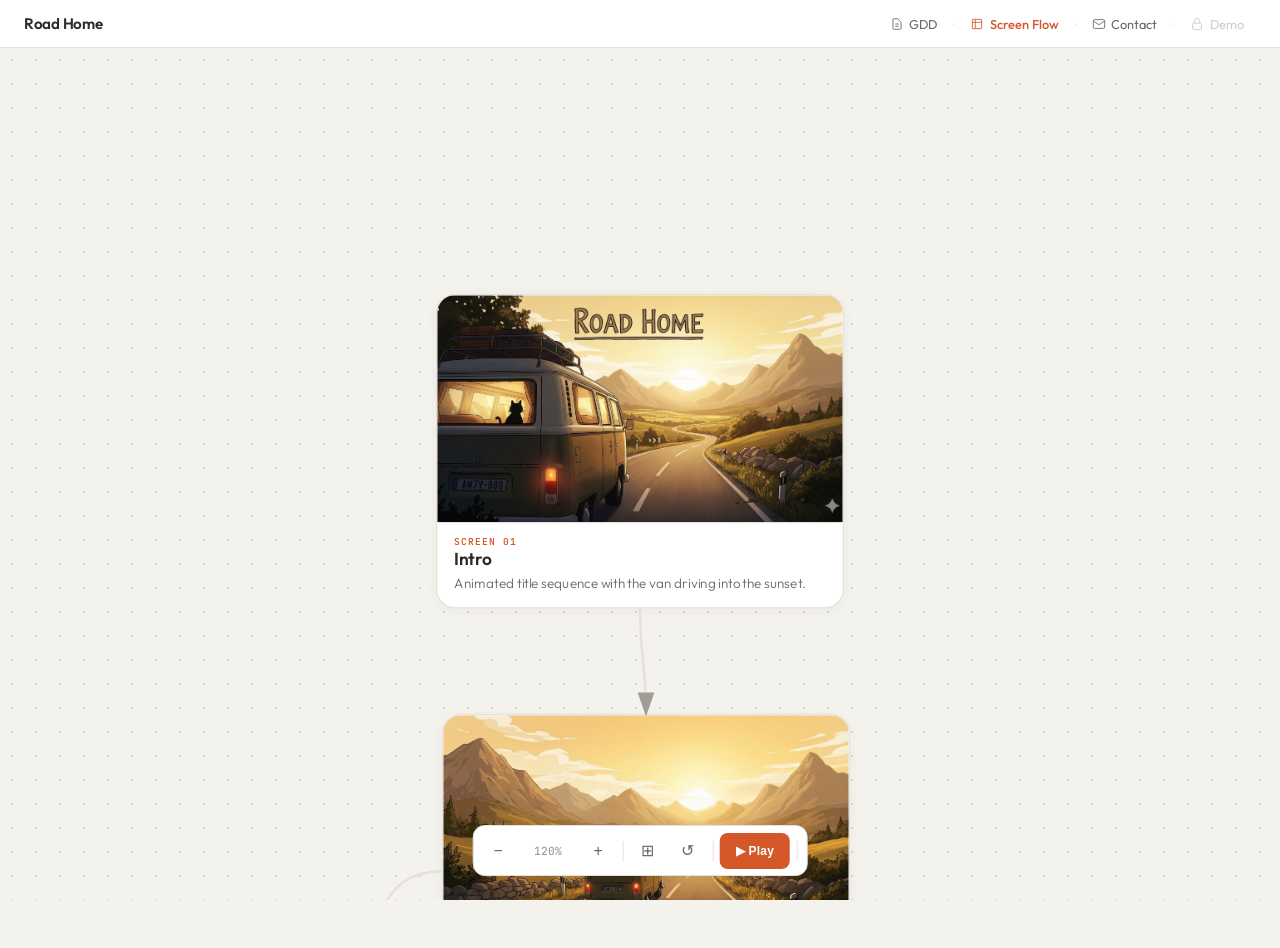
<file: screen-flow.html>
<!DOCTYPE html>
<html lang="en">
<head>
<meta charset="UTF-8">
<meta name="viewport" content="width=device-width, initial-scale=1.0">
<title>Road Home — Screen Flow</title>
<link href="https://fonts.googleapis.com/css2?family=Outfit:wght@300;400;500;600;700&family=JetBrains+Mono:wght@400;500&display=swap" rel="stylesheet">
<link rel="stylesheet" href="shared-nav.css">
<style>
  :root {
    --bg: #F4F2ED;
    --dot: #D8D5CD;
    --card: #FFFFFF;
    --surface: #F9F7F3;
    --text: #2C2A25;
    --muted: #6B6862;
    --faint: #A09D96;
    --border: #E4E1DA;
    --accent: #D4582A;
    --accent-soft: rgba(212,88,42,0.08);
    --teal: #1A8F6E;
    --teal-soft: rgba(26,143,110,0.08);
    --purple: #7C6BC4;
    --purple-soft: rgba(124,107,196,0.08);
    --amber: #B8780F;
    --amber-soft: rgba(184,120,15,0.08);
    --blue: #3B7DD8;
    --blue-soft: rgba(59,125,216,0.08);
    --font: 'Outfit', system-ui, sans-serif;
    --mono: 'JetBrains Mono', monospace;
  }
  * { margin:0; padding:0; box-sizing:border-box; }
  body {
    font-family: var(--font);
    background: var(--bg);
    color: var(--text);
    overflow: hidden;
    height: 100vh;
    -webkit-font-smoothing: antialiased;
  }
  ::selection { background: var(--accent); color: #fff; }

  /* === CONNECTION LINES === */
  .connections {
    position: absolute;
    top: 0; left: 0;
    pointer-events: none;
    overflow: visible;
    z-index: 3;
  }
  .conn-line {
    stroke: var(--border);
    stroke-width: 2;
    fill: none;
  }
  .conn-arrow { fill: var(--faint); }

  /* ========== CANVAS MODE ========== */
  .canvas-wrap {
    width: 100%;
    height: calc(100% - 48px);
    margin-top: 48px;
    overflow: hidden;
    position: relative;
    cursor: crosshair;
  }
  .canvas-wrap.dragging { cursor: grabbing; }
  .canvas-wrap.selecting { cursor: crosshair; user-select: none; }
  .canvas-wrap.selecting * { user-select: none; }
  .canvas-wrap.panning { cursor: grab; }
  .canvas-wrap.panning.dragging { cursor: grabbing; }

  /* Selection rectangle */
  .selection-rect {
    position: fixed;
    border: 1.5px solid var(--accent);
    background: rgba(212,88,42,0.08);
    pointer-events: none;
    z-index: 90;
    border-radius: 2px;
    display: none;
  }
  .screen.multi-selected {
    border-color: var(--accent);
    box-shadow: 0 0 0 2px rgba(212,88,42,0.3), 0 4px 16px rgba(0,0,0,0.08);
  }
  .canvas {
    position: absolute;
    transform-origin: 0 0;
    will-change: transform;
  }
  .canvas-wrap::before {
    content: '';
    position: absolute;
    inset: 0;
    background-image: radial-gradient(circle, var(--dot) 1px, transparent 1px);
    background-size: 24px 24px;
    z-index: 0;
    pointer-events: none;
  }

  /* Screen cards */
  .screen {
    position: absolute;
    width: 340px;
    background: var(--card);
    border: 1.5px solid var(--border);
    border-radius: 16px;
    overflow: hidden;
    box-shadow: 0 2px 12px rgba(0,0,0,0.04);
    transition: box-shadow 0.2s, border-color 0.2s;
    z-index: 1;
    cursor: pointer;
  }
  .screen:hover {
    box-shadow: 0 12px 40px rgba(0,0,0,0.1);
    border-color: var(--accent);
    z-index: 2;
  }
  .screen.selected {
    border-color: var(--accent);
    box-shadow: 0 0 0 3px var(--accent-soft), 0 12px 40px rgba(0,0,0,0.1);
    z-index: 2;
  }
  .screen.dragging-screen {
    opacity: 0.9;
    z-index: 10;
    cursor: grabbing;
  }
  .screen-img {
    width: 100%;
    aspect-ratio: 16/9;
    background: var(--surface);
    display: flex;
    align-items: center;
    justify-content: center;
    border-bottom: 1px solid var(--border);
    overflow: hidden;
    position: relative;
  }
  .screen-img img {
    width: 100%;
    height: 100%;
    object-fit: cover;
    -webkit-user-drag: none;
    user-select: none;
    pointer-events: none;
  }
  .screen-img .placeholder {
    display: flex;
    flex-direction: column;
    align-items: center;
    gap: 0.2rem;
    color: var(--faint);
  }
  .placeholder-icon { font-size: 2.5rem; opacity: 0.4; }
  .placeholder-text { font-size: 0.7rem; font-weight: 300; font-style: italic; }
  .screen-body { padding: 0.6rem 0.9rem 0.7rem; }
  .screen-num {
    font-family: var(--mono);
    font-size: 0.5rem;
    font-weight: 600;
    text-transform: uppercase;
    letter-spacing: 0.1em;
    margin-bottom: 0.1rem;
  }
  .screen-title {
    font-size: 0.9rem;
    font-weight: 600;
    letter-spacing: -0.3px;
    margin-bottom: 0.15rem;
  }
  .screen-desc {
    font-size: 0.7rem;
    color: var(--muted);
    font-weight: 300;
    line-height: 1.5;
  }
  /* Edit icon on screen card */
  .screen-edit-btn {
    position: absolute;
    top: 0.5rem;
    right: 0.5rem;
    width: 28px; height: 28px;
    border: 1px solid rgba(0,0,0,0.1);
    background: rgba(255,255,255,0.9);
    color: var(--muted);
    border-radius: 6px;
    font-size: 0.75rem;
    cursor: pointer;
    display: none;
    align-items: center;
    justify-content: center;
    z-index: 5;
    transition: all 0.15s;
  }
  .screen:hover .screen-edit-btn { display: flex; }
  .screen-edit-btn:hover { background: var(--accent); color: #fff; border-color: var(--accent); }


  /* Draft actions */
  .draft-actions {
    position: fixed;
    top: 58px;
    right: 1rem;
    display: flex;
    align-items: center;
    gap: 0.35rem;
    z-index: 150;
  }
  .draft-discard {
    border: 1px solid var(--border);
    background: var(--card);
    border-radius: 8px;
    cursor: pointer;
    font-family: var(--font);
    font-size: 0.72rem;
    font-weight: 400;
    padding: 0.4rem 0.7rem;
    transition: all 0.15s;
    color: var(--muted);
    box-shadow: 0 2px 8px rgba(0,0,0,0.04);
  }
  .draft-discard:hover { color: var(--accent); border-color: var(--accent); }
  .draft-save { color: var(--teal); border-color: var(--teal); font-weight: 500; }
  .draft-save:hover { color: var(--card); background: var(--teal); }

  /* History panel */
  .history-panel {
    position: fixed;
    top: 58px;
    right: 1rem;
    width: 320px;
    max-height: 400px;
    background: var(--card);
    border: 1px solid var(--border);
    border-radius: 12px;
    box-shadow: 0 8px 32px rgba(0,0,0,0.12);
    z-index: 200;
    overflow: hidden;
    display: flex;
    flex-direction: column;
  }
  .history-panel-header {
    display: flex;
    justify-content: space-between;
    align-items: center;
    padding: 0.75rem 1rem;
    border-bottom: 1px solid var(--border);
  }
  .history-panel-header h3 { font-size: 0.85rem; font-weight: 600; }
  .history-list {
    overflow-y: auto;
    flex: 1;
    padding: 0.5rem;
  }
  .history-item {
    display: flex;
    justify-content: space-between;
    align-items: center;
    padding: 0.5rem 0.75rem;
    border-radius: 8px;
    font-size: 0.75rem;
    transition: background 0.15s;
  }
  .history-item:hover { background: var(--surface); }
  .history-item-date { color: var(--muted); font-weight: 400; }
  .history-item-screens { color: var(--faint); font-size: 0.65rem; }
  .history-item-actions { display: flex; gap: 0.35rem; }
  .history-item-actions button {
    border: 1px solid var(--border);
    background: var(--card);
    border-radius: 6px;
    cursor: pointer;
    font-family: var(--font);
    font-size: 0.65rem;
    padding: 0.25rem 0.5rem;
    transition: all 0.15s;
    color: var(--muted);
  }
  .history-item-actions button:hover { color: var(--accent); border-color: var(--accent); }
  .history-empty {
    padding: 2rem 1rem;
    text-align: center;
    color: var(--faint);
    font-size: 0.8rem;
    font-weight: 300;
  }

  /* Toolbar */
  .toolbar {
    position: fixed;
    bottom: 1.5rem;
    left: 50%;
    transform: translateX(-50%);
    background: var(--card);
    border: 1px solid var(--border);
    border-radius: 12px;
    display: flex;
    align-items: center;
    gap: 0.25rem;
    padding: 0.4rem;
    box-shadow: 0 4px 20px rgba(0,0,0,0.08);
    z-index: 100;
  }
  .toolbar button {
    width: 36px; height: 36px;
    border: none; background: transparent;
    border-radius: 8px; cursor: pointer;
    font-size: 1rem; color: var(--muted);
    display: flex; align-items: center; justify-content: center;
    transition: all 0.15s;
  }
  .toolbar button:hover { background: var(--surface); color: var(--text); }
  .zoom-display {
    font-family: var(--mono);
    font-size: 0.7rem;
    color: var(--faint);
    min-width: 3.5rem;
    text-align: center;
    font-weight: 500;
  }
  .toolbar .sep { width:1px; height:20px; background:var(--border); margin:0 0.15rem; }
  .play-btn {
    background: var(--accent) !important;
    color: #fff !important;
    border-radius: 8px !important;
    font-size: 0.75rem !important;
    font-weight: 600 !important;
    width: auto !important;
    padding: 0 1rem !important;
    letter-spacing: 0.02em;
  }
  .play-btn:hover { background: #c04e22 !important; }
  /* Context menu */
  .ctx-menu {
    position: fixed;
    background: var(--card);
    border: 1px solid var(--border);
    border-radius: 10px;
    padding: 0.3rem;
    box-shadow: 0 8px 30px rgba(0,0,0,0.12);
    z-index: 300;
    min-width: 160px;
    display: none;
  }
  .ctx-menu.open { display: block; }
  .ctx-menu button {
    display: flex;
    align-items: center;
    gap: 0.5rem;
    width: 100%;
    padding: 0.5rem 0.75rem;
    border: none;
    background: transparent;
    border-radius: 7px;
    font-family: var(--font);
    font-size: 0.8rem;
    color: var(--text);
    cursor: pointer;
    transition: background 0.1s;
  }
  .ctx-menu button:hover { background: var(--surface); }

  /* ========== PLAY MODE ========== */
  .play-overlay {
    position: fixed;
    inset: 0;
    background: #0e0d0b;
    z-index: 200;
    display: none;
    align-items: center;
    justify-content: center;
  }
  .play-overlay.active { display: flex; }

  .play-screen {
    display: none;
    position: relative;
    width: 100%;
    max-width: calc(100vh * 16 / 9);
    aspect-ratio: 16/9;
    border-radius: 6px;
    overflow: hidden;
    box-shadow: 0 0 80px rgba(0,0,0,0.6);
  }
  .play-screen.active { display: block; animation: fadeIn 0.4s ease; }
  @keyframes fadeIn {
    from { opacity: 0; }
    to { opacity: 1; }
  }

  /* The image fills the 16:9 frame */
  .play-bg {
    position: absolute;
    inset: 0;
    background: #181614;
    overflow: hidden;
  }
  .play-bg img {
    width: 100%;
    height: 100%;
    object-fit: cover;
  }
  .play-bg .play-placeholder {
    width: 100%;
    height: 100%;
    display: flex;
    flex-direction: column;
    align-items: center;
    justify-content: center;
    gap: 0.5rem;
    color: #444;
    background: linear-gradient(135deg, #1a1917 0%, #222 50%, #1a1917 100%);
  }
  .play-placeholder-icon { font-size: 5rem; opacity: 0.3; }
  .play-placeholder-text { font-size: 1rem; font-weight: 300; letter-spacing: 0.05em; }

  /* Overlay gradient for readability of bottom controls */
  .play-screen::after {
    content: '';
    position: absolute;
    bottom: 0; left: 0; right: 0;
    height: 180px;
    background: linear-gradient(to top, rgba(14,13,11,0.85) 0%, transparent 100%);
    pointer-events: none;
    z-index: 1;
  }

  /* Screen label (bottom left, inside frame) */
  .play-label {
    position: absolute;
    bottom: 1.25rem;
    left: 1.5rem;
    z-index: 2;
  }
  .play-label-num {
    font-family: var(--mono);
    font-size: 0.55rem;
    font-weight: 500;
    color: rgba(255,255,255,0.35);
    text-transform: uppercase;
    letter-spacing: 0.12em;
    margin-bottom: 0.15rem;
  }
  .play-label-title {
    font-size: 1.5rem;
    font-weight: 600;
    color: #fff;
    letter-spacing: -0.5px;
    text-shadow: 0 2px 8px rgba(0,0,0,0.5);
  }
  .play-label-desc {
    font-size: 0.8rem;
    color: rgba(255,255,255,0.5);
    font-weight: 300;
    margin-top: 0.2rem;
    text-shadow: 0 1px 4px rgba(0,0,0,0.5);
  }

  /* Navigation (bottom right, inside frame) */
  .play-nav {
    position: absolute;
    bottom: 1.25rem;
    right: 1.5rem;
    display: flex;
    flex-direction: column;
    align-items: stretch;
    gap: 0.4rem;
    z-index: 2;
  }
  .play-nav button {
    padding: 0.55rem 1.3rem;
    border: 1px solid rgba(255,255,255,0.15);
    background: rgba(255,255,255,0.08);
    color: rgba(255,255,255,0.75);
    border-radius: 10px;
    font-family: var(--font);
    font-size: 0.82rem;
    font-weight: 500;
    cursor: pointer;
    transition: all 0.15s;
    backdrop-filter: blur(12px);
  }
  .play-nav button:hover {
    background: rgba(255,255,255,0.15);
    color: #fff;
    border-color: rgba(255,255,255,0.3);
  }
  .play-nav .nav-next {
    background: var(--accent);
    border-color: var(--accent);
    color: #fff;
  }
  .play-nav .nav-next:hover { background: #c04e22; }
  .play-nav .nav-teal {
    background: rgba(26,143,110,0.25);
    border-color: var(--teal);
    color: rgba(255,255,255,0.85);
  }
  .play-nav .nav-teal:hover { background: rgba(26,143,110,0.4); color: #fff; }
  .play-nav .nav-purple {
    background: rgba(124,107,196,0.25);
    border-color: var(--purple);
    color: rgba(255,255,255,0.85);
  }
  .play-nav .nav-purple:hover { background: rgba(124,107,196,0.4); color: #fff; }
  .play-nav .nav-blue {
    background: rgba(59,125,216,0.25);
    border-color: var(--blue);
    color: rgba(255,255,255,0.85);
  }
  .play-nav .nav-blue:hover { background: rgba(59,125,216,0.4); color: #fff; }
  .play-nav .nav-amber {
    background: rgba(184,120,15,0.25);
    border-color: var(--amber);
    color: rgba(255,255,255,0.85);
  }
  .play-nav .nav-amber:hover { background: rgba(184,120,15,0.4); color: #fff; }
  .play-nav .nav-ghost {
    background: transparent;
    border-color: rgba(255,255,255,0.2);
    color: rgba(255,255,255,0.5);
    font-weight: 400;
  }
  .play-nav .nav-ghost:hover { border-color: rgba(255,255,255,0.4); color: rgba(255,255,255,0.8); }

  /* Generic popup (map, etc.) */
  .screen-popup {
    display: none;
    position: absolute;
    inset: 0;
    z-index: 10;
    background: rgba(0,0,0,0.7);
    backdrop-filter: blur(8px);
    align-items: center;
    justify-content: center;
  }
  .screen-popup.active { display: flex; }
  .screen-popup-inner {
    position: relative;
    width: 80%;
    max-width: 700px;
    background: #1a1917;
    border: 1px solid rgba(255,255,255,0.12);
    border-radius: 12px;
    overflow: hidden;
    display: flex;
    align-items: center;
    justify-content: center;
    color: #444;
    flex-direction: column;
    gap: 0.5rem;
  }
  .screen-popup-inner img {
    width: 100%;
    height: 100%;
    object-fit: cover;
  }
  .screen-popup-close {
    position: absolute;
    top: 0.75rem;
    right: 0.75rem;
    width: 32px; height: 32px;
    border: 1px solid rgba(255,255,255,0.12);
    background: rgba(0,0,0,0.4);
    color: rgba(255,255,255,0.6);
    border-radius: 8px;
    font-size: 1rem;
    cursor: pointer;
    display: flex; align-items: center; justify-content: center;
    transition: all 0.15s;
  }
  .screen-popup-close:hover { background: rgba(0,0,0,0.6); color: #fff; }

  /* Close button (top right, inside screen) */
  .play-close {
    position: absolute;
    top: 1.25rem;
    right: 1.25rem;
    z-index: 3;
    width: 38px; height: 38px;
    border: 1px solid rgba(255,255,255,0.12);
    background: rgba(0,0,0,0.3);
    color: rgba(255,255,255,0.6);
    border-radius: 10px;
    font-size: 1.1rem;
    cursor: pointer;
    display: flex; align-items: center; justify-content: center;
    transition: all 0.15s;
    backdrop-filter: blur(12px);
  }
  .play-close:hover { background: rgba(0,0,0,0.5); color: #fff; }

  /* Main menu button (top left, inside frame) */
  .play-menu-btn {
    position: absolute;
    top: 1rem;
    left: 1rem;
    z-index: 3;
    border: 1px solid rgba(255,255,255,0.12);
    background: rgba(0,0,0,0.3);
    color: rgba(255,255,255,0.6);
    border-radius: 10px;
    font-family: var(--font);
    font-size: 0.72rem;
    font-weight: 400;
    padding: 0.5rem 0.9rem;
    cursor: pointer;
    display: flex; align-items: center; gap: 0.35rem;
    transition: all 0.15s;
    backdrop-filter: blur(12px);
  }
  .play-menu-btn:hover { background: rgba(0,0,0,0.5); color: #fff; }

  /* Progress dots (fixed, centered below frame) */
  .play-dots {
    position: fixed;
    bottom: calc((100vh - min(100vw * 9/16, 100vh)) / 2 + 1.25rem);
    left: 50%;
    transform: translateX(-50%);
    display: flex;
    gap: 0.4rem;
    z-index: 210;
  }
  .play-dot {
    width: 7px; height: 7px;
    border-radius: 50%;
    background: rgba(255,255,255,0.2);
    transition: all 0.2s;
    cursor: pointer;
  }
  .play-dot.active { background: var(--accent); transform: scale(1.4); }
  .play-dot:hover { background: rgba(255,255,255,0.5); }

  /* ========== EDIT PANEL ========== */
  .edit-panel {
    position: fixed;
    top: 48px;
    right: -400px;
    width: 380px;
    bottom: 0;
    background: var(--card);
    border-left: 1px solid var(--border);
    z-index: 150;
    overflow-y: auto;
    transition: right 0.25s ease;
    box-shadow: -4px 0 20px rgba(0,0,0,0.05);
  }
  .edit-panel.open { right: 0; }
  .edit-panel-header {
    display: flex;
    align-items: center;
    justify-content: space-between;
    padding: 1rem 1.25rem;
    border-bottom: 1px solid var(--border);
    position: sticky;
    top: 0;
    background: var(--card);
    z-index: 1;
  }
  .edit-panel-header h3 {
    font-size: 0.9rem;
    font-weight: 600;
    letter-spacing: -0.3px;
  }
  .edit-panel-close {
    width: 28px; height: 28px;
    border: 1px solid var(--border);
    background: transparent;
    border-radius: 6px;
    cursor: pointer;
    font-size: 0.8rem;
    color: var(--muted);
    display: flex; align-items: center; justify-content: center;
    transition: all 0.15s;
  }
  .edit-panel-close:hover { background: var(--surface); color: var(--text); }
  .edit-section {
    padding: 1rem 1.25rem;
    border-bottom: 1px solid var(--border);
  }
  .edit-section-label {
    font-size: 0.6rem;
    font-weight: 600;
    text-transform: uppercase;
    letter-spacing: 0.1em;
    color: var(--faint);
    margin-bottom: 0.6rem;
  }
  .edit-field { margin-bottom: 0.7rem; }
  .edit-field:last-child { margin-bottom: 0; }
  .edit-field label {
    display: block;
    font-size: 0.7rem;
    font-weight: 500;
    color: var(--muted);
    margin-bottom: 0.25rem;
  }
  .edit-field input,
  .edit-field textarea,
  .edit-field select {
    width: 100%;
    padding: 0.45rem 0.6rem;
    border: 1px solid var(--border);
    border-radius: 8px;
    background: var(--surface);
    font-family: var(--font);
    font-size: 0.8rem;
    color: var(--text);
    transition: border-color 0.15s;
  }
  .edit-field input:focus,
  .edit-field textarea:focus,
  .edit-field select:focus {
    outline: none;
    border-color: var(--accent);
  }
  .edit-field textarea { resize: vertical; min-height: 50px; }
  .edit-conn-row {
    display: flex;
    align-items: center;
    gap: 0.4rem;
    margin-bottom: 0.4rem;
    font-size: 0.75rem;
  }
  .edit-conn-row select {
    flex: 1;
    padding: 0.35rem 0.4rem;
    border: 1px solid var(--border);
    border-radius: 6px;
    background: var(--surface);
    font-family: var(--font);
    font-size: 0.75rem;
    color: var(--text);
  }
  .edit-conn-row input {
    flex: 1;
    padding: 0.35rem 0.4rem;
    border: 1px solid var(--border);
    border-radius: 6px;
    background: var(--surface);
    font-family: var(--font);
    font-size: 0.75rem;
    color: var(--text);
  }
  .edit-conn-remove {
    width: 24px; height: 24px;
    border: none;
    background: transparent;
    color: var(--faint);
    cursor: pointer;
    border-radius: 4px;
    font-size: 0.7rem;
    display: flex; align-items: center; justify-content: center;
  }
  .edit-conn-remove:hover { background: rgba(212,88,42,0.1); color: var(--accent); }
  .edit-drag-handle {
    cursor: grab;
    color: var(--faint);
    font-size: 0.7rem;
    padding: 0 0.15rem;
    user-select: none;
    opacity: 0.5;
    transition: opacity 0.15s;
  }
  .edit-drag-handle:hover { opacity: 1; }
  .edit-conn-row.drag-over { border-top: 2px solid var(--accent); }
  .edit-conn-row.dragging-row { opacity: 0.4; }
  .edit-add-btn {
    border: 1px dashed var(--border);
    background: transparent;
    color: var(--muted);
    border-radius: 6px;
    padding: 0.35rem 0.6rem;
    font-family: var(--font);
    font-size: 0.7rem;
    cursor: pointer;
    width: 100%;
    transition: all 0.15s;
    margin-top: 0.3rem;
  }
  .edit-add-btn:hover { border-color: var(--accent); color: var(--accent); }
  .edit-delete-btn {
    width: 100%;
    padding: 0.6rem;
    border: 1px solid rgba(212,88,42,0.3);
    background: rgba(212,88,42,0.05);
    color: var(--accent);
    border-radius: 8px;
    font-family: var(--font);
    font-size: 0.78rem;
    font-weight: 500;
    cursor: pointer;
    transition: all 0.15s;
  }
  .edit-delete-btn:hover { background: rgba(212,88,42,0.12); }
  .edit-popup-card {
    background: var(--surface);
    border: 1px solid var(--border);
    border-radius: 8px;
    padding: 0.6rem;
    margin-bottom: 0.4rem;
  }
  .edit-popup-card .edit-field { margin-bottom: 0.5rem; }
</style>
</head>
<body>

<script src="shared-nav.js"></script>

<!-- DRAFT ACTIONS -->
<div class="draft-actions" id="draftActions" style="display:none">
  <button class="draft-discard draft-save" id="saveDraft" title="Save to file (replaces screen-flow-data.js)">💾 Save</button>
  <button class="draft-discard" id="historyBtn" title="Version history">🕐 History</button>
  <button class="draft-discard" id="discardDraft" title="Reset to original data">↺ Reset</button>
</div>

<!-- HISTORY PANEL -->
<div class="history-panel" id="historyPanel" style="display:none">
  <div class="history-panel-header">
    <h3>Version History</h3>
    <button class="edit-panel-close" id="historyClose">✕</button>
  </div>
  <div class="history-list" id="historyList"></div>
</div>

<!-- CANVAS -->
<div class="canvas-wrap" id="canvasWrap">
  <div class="canvas" id="canvas">
    <!-- SVG connections layer -->
    <svg class="connections" width="2000" height="2200" id="connSvg"></svg>
    <!-- Screen cards rendered dynamically -->
  </div>
</div>

<!-- TOOLBAR -->
<div class="toolbar" id="toolbar">
  <button id="zoomOut" title="Zoom out">−</button>
  <div class="zoom-display" id="zoomDisplay">100%</div>
  <button id="zoomIn" title="Zoom in">+</button>
  <div class="sep"></div>
  <button id="fitAll" title="Fit all">⊞</button>
  <button id="resetView" title="Reset">↺</button>
  <div class="sep"></div>
  <button class="play-btn" id="playBtn">▶ Play</button>
  <div class="sep"></div>
</div>

<!-- PLAY MODE OVERLAY -->
<div class="play-overlay" id="playOverlay">
  <button class="play-close" id="playClose">✕</button>
  <div class="play-dots" id="playDots"></div>
  <!-- Play screens rendered dynamically -->
</div>

<!-- EDIT PANEL -->
<div class="edit-panel" id="editPanel">
  <div class="edit-panel-header">
    <h3 id="editPanelTitle">Edit Screen</h3>
    <button class="edit-panel-close" id="editPanelClose">✕</button>
  </div>
  <div id="editPanelContent"></div>
</div>

<!-- SELECTION RECTANGLE -->
<div class="selection-rect" id="selectionRect"></div>

<!-- CONTEXT MENU -->
<div class="ctx-menu" id="ctxMenu">
  <button id="ctxAddScreen">+ Add screen here</button>
</div>

<script src="screen-flow-data.js"></script>
<script>
// ========== DATA LAYER ==========
// Source of truth: screen-flow-data.json (committed to repo, deployed to everyone)
// localStorage is a draft buffer for local edits before saving back to the file.
const STORAGE_KEY = 'roadhome-screenflow-draft';
let project = null;
let hasDraft = false;

function saveProject(data) {
  localStorage.setItem(STORAGE_KEY, JSON.stringify(data));
  hasDraft = true;
  updateDraftIndicator();
}

function discardDraft() {
  localStorage.removeItem(STORAGE_KEY);
  hasDraft = false;
  updateDraftIndicator();
}

function updateDraftIndicator() {
  const el = document.getElementById('draftActions');
  if (el) el.style.display = hasDraft ? 'flex' : 'none';
}


function initProject() {
  // 1. Check for a local draft first
  try {
    const raw = localStorage.getItem(STORAGE_KEY);
    if (raw) {
      const data = JSON.parse(raw);
      if (data && data.version && data.screens) {
        project = data;
        hasDraft = true;
        return;
      }
    }
  } catch(e) {}

  // 2. Load from the committed JS file (window.__screenFlowData)
  if (window.__screenFlowData) {
    project = JSON.parse(JSON.stringify(window.__screenFlowData)); // deep clone
    return;
  }

  // 3. Fallback: empty project
  project = { version: 1, screens: [], canvasConnections: [] };
}

// ========== RENDERING ==========
const canvasEl = document.getElementById('canvas');
const connSvg = document.getElementById('connSvg');
const overlayEl = document.getElementById('playOverlay');
const dotsEl = document.getElementById('playDots');

let selectedScreenId = null;

function renderCanvas() {
  // Remove existing screen cards (keep SVG)
  canvasEl.querySelectorAll('.screen').forEach(el => el.remove());

  project.screens.forEach(screen => {
    const div = document.createElement('div');
    div.className = 'screen';
    div.id = screen.id;
    div.style.left = screen.x + 'px';
    div.style.top = screen.y + 'px';
    if (screen.id === selectedScreenId) div.classList.add('selected');

    const imgHTML = screen.image
      ? `<img src="${screen.image}" alt="${screen.title}">`
      : `<div class="placeholder"><div class="placeholder-icon">🖼</div><div class="placeholder-text">No image</div></div>`;

    div.innerHTML = `
      <div class="screen-img">${imgHTML}</div>
      <div class="screen-body">
        <div class="screen-num" style="color:${screen.color}">Screen ${String(screen.num).padStart(2,'0')}</div>
        <div class="screen-title">${screen.title}</div>
        <div class="screen-desc">${screen.subtitle}</div>
      </div>
      <button class="screen-edit-btn" data-id="${screen.id}">✎</button>
    `;

    // Edit button
    div.querySelector('.screen-edit-btn').addEventListener('click', (e) => {
      e.stopPropagation();
      selectScreen(screen.id);
      openEditPanel(screen.id);
    });

    // Click to play
    div.addEventListener('click', (e) => {
      if (div.classList.contains('dragging-screen')) return;
      if (multiSelected.size > 0) return; // Don't open play mode when multi-selected
      const idx = project.screens.findIndex(s => s.id === screen.id);
      overlayEl.classList.add('active');
      goTo(idx);
    });

    // Drag to reposition
    setupScreenDrag(div, screen);

    canvasEl.appendChild(div);
  });

  drawConns();
}

function setupScreenDrag(div, screen) {
  let dragStartX, dragStartY, origX, origY, hasMoved;

  div.addEventListener('mousedown', (e) => {
    if (e.target.closest('.screen-edit-btn')) return;
    // If multi-selected and this screen is in the selection, let multi-drag handle it
    if (multiSelected.has(screen.id) && multiSelected.size > 1) return;
    e.stopPropagation();
    clearMultiSelect();
    dragStartX = e.clientX;
    dragStartY = e.clientY;
    origX = screen.x;
    origY = screen.y;
    hasMoved = false;

    const onMove = (e2) => {
      const dx = (e2.clientX - dragStartX) / scale;
      const dy = (e2.clientY - dragStartY) / scale;
      if (!hasMoved && Math.abs(dx) < 5 && Math.abs(dy) < 5) return;
      hasMoved = true;
      div.classList.add('dragging-screen');
      screen.x = Math.round(origX + dx);
      screen.y = Math.round(origY + dy);
      div.style.left = screen.x + 'px';
      div.style.top = screen.y + 'px';
      drawConns();
    };

    const onUp = () => {
      window.removeEventListener('mousemove', onMove);
      window.removeEventListener('mouseup', onUp);
      if (hasMoved) {
        saveProject(project);
        // Small delay to prevent click from firing
        setTimeout(() => div.classList.remove('dragging-screen'), 50);
      }
    };

    window.addEventListener('mousemove', onMove);
    window.addEventListener('mouseup', onUp);
  });
}

function renderPlayMode() {
  // Remove existing play screens
  overlayEl.querySelectorAll('.play-screen').forEach(el => el.remove());
  dotsEl.innerHTML = '';

  project.screens.forEach((screen, idx) => {
    const div = document.createElement('div');
    div.className = 'play-screen';
    div.dataset.idx = idx;

    // Background
    const bgHTML = screen.image
      ? `<img src="${screen.image}" alt="">`
      : `<div class="play-placeholder"><div class="play-placeholder-icon">🖼</div><div class="play-placeholder-text">${screen.title}</div></div>`;

    let html = `<div class="play-bg">${bgHTML}</div>`;

    // Menu button
    if (screen.showMenuBtn) {
      const menuIdx = project.screens.findIndex(s => s.id === 's2');
      html += `<button class="play-menu-btn" data-goto="${menuIdx >= 0 ? menuIdx : 1}">☰ Main Menu</button>`;
    }

    // Label
    html += `
      <div class="play-label">
        <div class="play-label-num">Screen ${String(screen.num).padStart(2,'0')}</div>
        <div class="play-label-title">${screen.title}</div>
        <div class="play-label-desc">${screen.playDesc || screen.subtitle}</div>
      </div>
    `;

    // Navigation buttons
    html += '<div class="play-nav">';
    screen.connections.forEach(conn => {
      const styleMap = { next: 'nav-next', teal: 'nav-teal', purple: 'nav-purple', blue: 'nav-blue', amber: 'nav-amber', ghost: 'nav-ghost' };
      const styleClass = styleMap[conn.style] || '';
      if (conn.popup) {
        html += `<button class="${styleClass}" data-popup="${conn.popup}">${conn.label}</button>`;
      } else if (conn.target) {
        const targetIdx = project.screens.findIndex(s => s.id === conn.target);
        html += `<button class="${styleClass}" data-goto="${targetIdx}">${conn.label}</button>`;
      }
    });
    html += '</div>';

    // Popups
    screen.popups.forEach(popup => {
      html += `
        <div class="screen-popup" data-popup-id="${popup.id}">
          <div class="screen-popup-inner" style="aspect-ratio:${popup.aspectRatio || '4/3'}">
            <button class="screen-popup-close">✕</button>
            ${popup.image ? `<img src="${popup.image}" alt="${popup.title}">` : `<div style="padding:2rem;color:#666">${popup.title}</div>`}
          </div>
        </div>
      `;
    });

    div.innerHTML = html;
    overlayEl.appendChild(div);

    // Wire button events
    div.querySelectorAll('[data-goto]').forEach(btn => {
      btn.addEventListener('click', () => goTo(parseInt(btn.dataset.goto)));
    });
    div.querySelectorAll('[data-popup]').forEach(btn => {
      btn.addEventListener('click', () => {
        const popupEl = div.querySelector(`[data-popup-id="${btn.dataset.popup}"]`);
        if (popupEl) popupEl.classList.add('active');
      });
    });
    div.querySelectorAll('.screen-popup-close').forEach(btn => {
      btn.addEventListener('click', () => {
        btn.closest('.screen-popup').classList.remove('active');
      });
    });

    // Dot
    const dot = document.createElement('div');
    dot.className = 'play-dot';
    dot.addEventListener('click', () => goTo(idx));
    dotsEl.appendChild(dot);
  });
}

// ========== CONNECTION ARROWS ==========
function getEdgePoint(el, targetEl) {
  const sx = parseInt(el.style.left), sy = parseInt(el.style.top);
  const sw = el.offsetWidth, sh = el.offsetHeight;
  const cx = sx + sw/2, cy = sy + sh/2;
  const tx = parseInt(targetEl.style.left) + targetEl.offsetWidth/2;
  const ty = parseInt(targetEl.style.top) + targetEl.offsetHeight/2;
  const dx = tx - cx, dy = ty - cy;
  if (Math.abs(dx) / sw > Math.abs(dy) / sh) {
    return dx > 0 ? {x: sx + sw, y: cy} : {x: sx, y: cy};
  } else {
    return dy > 0 ? {x: cx, y: sy + sh} : {x: cx, y: sy};
  }
}

function drawConns() {
  requestAnimationFrame(() => {
    let defs = '<defs><marker id="ah" markerWidth="10" markerHeight="7" refX="9" refY="3.5" orient="auto"><polygon class="conn-arrow" points="0 0, 10 3.5, 0 7"/></marker></defs>';
    let lines = '<g class="conn-lines">';
    let tips = '<g class="conn-tips">';
    project.canvasConnections.forEach(({from: fid, to: tid}) => {
      const fromEl = document.getElementById(fid);
      const toEl = document.getElementById(tid);
      if (!fromEl || !toEl) return;

      const a = getEdgePoint(fromEl, toEl);
      const b = getEdgePoint(toEl, fromEl);
      const dx = b.x - a.x, dy = b.y - a.y;
      const aExitsHoriz = (a.y !== parseInt(fromEl.style.top) && a.y !== parseInt(fromEl.style.top) + fromEl.offsetHeight);
      const bExitsHoriz = (b.y !== parseInt(toEl.style.top) && b.y !== parseInt(toEl.style.top) + toEl.offsetHeight);
      let cx1, cy1, cx2, cy2;
      const dist = Math.max(Math.abs(dx), Math.abs(dy)) * 0.5;
      if (aExitsHoriz) {
        cx1 = a.x + Math.sign(dx || 1) * dist; cy1 = a.y;
      } else {
        cx1 = a.x; cy1 = a.y + Math.sign(dy || 1) * dist;
      }
      if (bExitsHoriz) {
        cx2 = b.x - Math.sign(dx || 1) * dist; cy2 = b.y;
      } else {
        cx2 = b.x; cy2 = b.y - Math.sign(dy || 1) * dist;
      }
      const d = 'M'+a.x+','+a.y+' C'+cx1+','+cy1+' '+cx2+','+cy2+' '+b.x+','+b.y;
      lines += '<path class="conn-line" d="'+d+'"/>';
      tips += '<path class="conn-line" d="'+d+'" marker-end="url(#ah)" style="stroke:none"/>';
    });
    lines += '</g>';
    tips += '</g>';
    connSvg.innerHTML = defs + lines + tips;
  });
}

// ========== EDIT PANEL ==========
const editPanel = document.getElementById('editPanel');
const editPanelContent = document.getElementById('editPanelContent');

function selectScreen(id) {
  selectedScreenId = id;
  canvasEl.querySelectorAll('.screen').forEach(s => s.classList.toggle('selected', s.id === id));
}

function openEditPanel(screenId) {
  const screen = project.screens.find(s => s.id === screenId);
  if (!screen) return;

  document.getElementById('editPanelTitle').textContent = `Edit: ${screen.title}`;

  const colorOptions = [
    { val: 'var(--accent)', label: 'Red' },
    { val: 'var(--teal)', label: 'Teal' },
    { val: 'var(--purple)', label: 'Purple' },
    { val: 'var(--amber)', label: 'Amber' },
    { val: 'var(--blue)', label: 'Blue' }
  ];

  const styleOptions = [
    { val: 'next', label: 'Primary (accent)' },
    { val: 'default', label: 'Default' },
    { val: 'teal', label: 'Teal' },
    { val: 'purple', label: 'Purple' },
    { val: 'blue', label: 'Blue' },
    { val: 'amber', label: 'Amber' },
    { val: 'ghost', label: 'Ghost' }
  ];

  const screenOptions = project.screens.map(s => `<option value="${s.id}" ${s.id === screenId ? 'disabled' : ''}>${s.title}</option>`).join('');

  let html = '';

  // Basic info
  html += `<div class="edit-section">
    <div class="edit-section-label">Content</div>
    <div class="edit-field">
      <label>Title</label>
      <input type="text" id="editTitle" value="${screen.title}">
    </div>
    <div class="edit-field">
      <label>Subtitle (canvas)</label>
      <textarea id="editSubtitle">${screen.subtitle}</textarea>
    </div>
    <div class="edit-field">
      <label>Play description</label>
      <textarea id="editPlayDesc">${screen.playDesc || ''}</textarea>
    </div>
    <div class="edit-field">
      <label>Image path</label>
      <input type="text" id="editImage" value="${screen.image || ''}" placeholder="images/filename.png">
    </div>
    <div class="edit-field">
      <label>Screen number</label>
      <input type="number" id="editNum" value="${screen.num}" min="1" style="width:80px">
    </div>
    <div class="edit-field">
      <label>Color</label>
      <select id="editColor">${colorOptions.map(c => `<option value="${c.val}" ${screen.color === c.val ? 'selected' : ''}>${c.label}</option>`).join('')}</select>
    </div>
    <div class="edit-field">
      <label><input type="checkbox" id="editMenuBtn" ${screen.showMenuBtn ? 'checked' : ''}> Show Main Menu button</label>
    </div>
  </div>`;

  // Canvas connections
  html += `<div class="edit-section">
    <div class="edit-section-label">Canvas Arrows</div>
    <div id="editCanvasConns">`;
  const outgoing = project.canvasConnections.filter(c => c.from === screenId);
  outgoing.forEach((conn, i) => {
    html += `<div class="edit-conn-row">
      <span style="color:var(--faint);font-size:0.7rem">→</span>
      <select data-canvas-conn="${i}">${screenOptions.replace(`value="${conn.to}"`, `value="${conn.to}" selected`)}</select>
      <button class="edit-conn-remove" data-remove-canvas="${i}">✕</button>
    </div>`;
  });
  html += `</div>
    <button class="edit-add-btn" id="addCanvasConn">+ Add arrow</button>
  </div>`;

  // Play connections
  html += `<div class="edit-section">
    <div class="edit-section-label">Play Mode Buttons</div>
    <div id="editPlayConns">`;
  screen.connections.forEach((conn, i) => {
    const popupOptions = screen.popups.map(p => `<option value="${p.id}" ${conn.popup === p.id ? 'selected' : ''}>${p.title}</option>`).join('');
    html += `<div class="edit-conn-row" style="flex-wrap:wrap;gap:0.3rem" draggable="true" data-conn-idx="${i}">
      <span class="edit-drag-handle" title="Drag to reorder">⠿</span>
      <input type="text" value="${conn.label}" data-conn-label="${i}" style="flex:1;min-width:100px" placeholder="Label">
      <select data-conn-style="${i}" style="width:100px">${styleOptions.map(s => `<option value="${s.val}" ${conn.style === s.val ? 'selected' : ''}>${s.label}</option>`).join('')}</select>
      <select data-conn-target="${i}" style="flex:1;min-width:100px">
        <option value="">— None —</option>
        ${screenOptions.replace(conn.target ? `value="${conn.target}"` : 'NOMATCH', conn.target ? `value="${conn.target}" selected` : 'NOMATCH')}
      </select>
      <select data-conn-popup="${i}" style="width:100px">
        <option value="">No popup</option>
        ${popupOptions}
      </select>
      <button class="edit-conn-remove" data-remove-conn="${i}">✕</button>
    </div>`;
  });
  html += `</div>
    <button class="edit-add-btn" id="addPlayConn">+ Add button</button>
  </div>`;

  // Popups
  html += `<div class="edit-section">
    <div class="edit-section-label">Popups</div>
    <div id="editPopups">`;
  screen.popups.forEach((popup, i) => {
    html += `<div class="edit-popup-card">
      <div class="edit-field">
        <label>Title</label>
        <input type="text" value="${popup.title}" data-popup-title="${i}">
      </div>
      <div class="edit-field">
        <label>Image</label>
        <input type="text" value="${popup.image || ''}" data-popup-image="${i}" placeholder="images/filename.png">
      </div>
      <div class="edit-field">
        <label>Aspect ratio</label>
        <input type="text" value="${popup.aspectRatio || '4/3'}" data-popup-ratio="${i}" placeholder="4/3" style="width:80px">
      </div>
      <button class="edit-conn-remove" data-remove-popup="${i}" style="width:100%;text-align:center;height:auto;padding:0.25rem">Remove popup</button>
    </div>`;
  });
  html += `</div>
    <button class="edit-add-btn" id="addPopup">+ Add popup</button>
  </div>`;

  // Delete
  html += `<div class="edit-section">
    <button class="edit-delete-btn" id="deleteScreen">Delete this screen</button>
  </div>`;

  editPanelContent.innerHTML = html;
  editPanel.classList.add('open');

  // Wire up change handlers
  const save = () => { saveProject(project); renderCanvas(); renderPlayMode(); };

  document.getElementById('editTitle').addEventListener('input', (e) => { screen.title = e.target.value; document.getElementById('editPanelTitle').textContent = `Edit: ${screen.title}`; });
  document.getElementById('editSubtitle').addEventListener('input', (e) => { screen.subtitle = e.target.value; });
  document.getElementById('editPlayDesc').addEventListener('input', (e) => { screen.playDesc = e.target.value; });
  document.getElementById('editImage').addEventListener('input', (e) => { screen.image = e.target.value; });
  document.getElementById('editNum').addEventListener('input', (e) => { screen.num = parseInt(e.target.value) || 1; });
  document.getElementById('editColor').addEventListener('change', (e) => { screen.color = e.target.value; });
  document.getElementById('editMenuBtn').addEventListener('change', (e) => { screen.showMenuBtn = e.target.checked; });

  // Debounced save on any input
  let saveTimer;
  editPanelContent.addEventListener('input', () => { clearTimeout(saveTimer); saveTimer = setTimeout(save, 400); });
  editPanelContent.addEventListener('change', () => { clearTimeout(saveTimer); save(); });

  // Canvas connection changes
  editPanelContent.querySelectorAll('[data-canvas-conn]').forEach(sel => {
    sel.addEventListener('change', () => {
      const i = parseInt(sel.dataset.canvasConn);
      const outgoing = project.canvasConnections.filter(c => c.from === screenId);
      if (outgoing[i]) outgoing[i].to = sel.value;
      save();
    });
  });
  editPanelContent.querySelectorAll('[data-remove-canvas]').forEach(btn => {
    btn.addEventListener('click', () => {
      const outgoing = project.canvasConnections.filter(c => c.from === screenId);
      const i = parseInt(btn.dataset.removeCanvas);
      const conn = outgoing[i];
      project.canvasConnections = project.canvasConnections.filter(c => c !== conn);
      save(); openEditPanel(screenId);
    });
  });
  document.getElementById('addCanvasConn').addEventListener('click', () => {
    const firstOther = project.screens.find(s => s.id !== screenId);
    if (firstOther) {
      project.canvasConnections.push({ from: screenId, to: firstOther.id });
      save(); openEditPanel(screenId);
    }
  });

  // Play connection changes
  editPanelContent.querySelectorAll('[data-conn-label]').forEach(inp => {
    inp.addEventListener('input', () => { screen.connections[parseInt(inp.dataset.connLabel)].label = inp.value; });
  });
  editPanelContent.querySelectorAll('[data-conn-style]').forEach(sel => {
    sel.addEventListener('change', () => { screen.connections[parseInt(sel.dataset.connStyle)].style = sel.value; });
  });
  editPanelContent.querySelectorAll('[data-conn-target]').forEach(sel => {
    sel.addEventListener('change', () => { screen.connections[parseInt(sel.dataset.connTarget)].target = sel.value || null; });
  });
  editPanelContent.querySelectorAll('[data-conn-popup]').forEach(sel => {
    sel.addEventListener('change', () => { screen.connections[parseInt(sel.dataset.connPopup)].popup = sel.value || null; });
  });
  editPanelContent.querySelectorAll('[data-remove-conn]').forEach(btn => {
    btn.addEventListener('click', () => {
      screen.connections.splice(parseInt(btn.dataset.removeConn), 1);
      save(); openEditPanel(screenId);
    });
  });
  document.getElementById('addPlayConn').addEventListener('click', () => {
    const newId = 'c' + screen.id.replace('s','') + '-' + (screen.connections.length + 1);
    screen.connections.push({ id: newId, label: 'Button →', target: null, style: 'default', popup: null });
    save(); openEditPanel(screenId);
  });

  // Drag-to-reorder play connections
  let dragIdx = null;
  editPanelContent.querySelectorAll('.edit-conn-row[data-conn-idx]').forEach(row => {
    row.addEventListener('dragstart', (e) => {
      dragIdx = parseInt(row.dataset.connIdx);
      row.classList.add('dragging-row');
      e.dataTransfer.effectAllowed = 'move';
    });
    row.addEventListener('dragend', () => {
      row.classList.remove('dragging-row');
      editPanelContent.querySelectorAll('.edit-conn-row').forEach(r => r.classList.remove('drag-over'));
    });
    row.addEventListener('dragover', (e) => {
      e.preventDefault();
      e.dataTransfer.dropEffect = 'move';
      editPanelContent.querySelectorAll('.edit-conn-row').forEach(r => r.classList.remove('drag-over'));
      row.classList.add('drag-over');
    });
    row.addEventListener('dragleave', () => row.classList.remove('drag-over'));
    row.addEventListener('drop', (e) => {
      e.preventDefault();
      const dropIdx = parseInt(row.dataset.connIdx);
      if (dragIdx !== null && dragIdx !== dropIdx) {
        const [moved] = screen.connections.splice(dragIdx, 1);
        screen.connections.splice(dropIdx, 0, moved);
        save(); openEditPanel(screenId);
      }
    });
  });

  // Popup changes
  editPanelContent.querySelectorAll('[data-popup-title]').forEach(inp => {
    inp.addEventListener('input', () => { screen.popups[parseInt(inp.dataset.popupTitle)].title = inp.value; });
  });
  editPanelContent.querySelectorAll('[data-popup-image]').forEach(inp => {
    inp.addEventListener('input', () => { screen.popups[parseInt(inp.dataset.popupImage)].image = inp.value; });
  });
  editPanelContent.querySelectorAll('[data-popup-ratio]').forEach(inp => {
    inp.addEventListener('input', () => { screen.popups[parseInt(inp.dataset.popupRatio)].aspectRatio = inp.value; });
  });
  editPanelContent.querySelectorAll('[data-remove-popup]').forEach(btn => {
    btn.addEventListener('click', () => {
      const i = parseInt(btn.dataset.removePopup);
      const popupId = screen.popups[i].id;
      screen.popups.splice(i, 1);
      // Remove references from connections
      screen.connections.forEach(c => { if (c.popup === popupId) c.popup = null; });
      save(); openEditPanel(screenId);
    });
  });
  document.getElementById('addPopup').addEventListener('click', () => {
    const newId = 'popup-' + Date.now();
    screen.popups.push({ id: newId, title: 'New popup', image: '', aspectRatio: '4/3' });
    save(); openEditPanel(screenId);
  });

  // Delete screen
  document.getElementById('deleteScreen').addEventListener('click', () => {
    if (!confirm(`Delete "${screen.title}"? This will also remove all connections to/from it.`)) return;
    project.screens = project.screens.filter(s => s.id !== screenId);
    project.canvasConnections = project.canvasConnections.filter(c => c.from !== screenId && c.to !== screenId);
    // Remove play connections targeting this screen
    project.screens.forEach(s => {
      s.connections = s.connections.filter(c => c.target !== screenId);
    });
    closeEditPanel();
    save();
  });
}

function closeEditPanel() {
  editPanel.classList.remove('open');
  selectedScreenId = null;
  canvasEl.querySelectorAll('.screen').forEach(s => s.classList.remove('selected'));
}

document.getElementById('editPanelClose').addEventListener('click', closeEditPanel);

// ========== CANVAS PAN/ZOOM ==========
const wrap = document.getElementById('canvasWrap');
const canvas = document.getElementById('canvas');
const zoomDisplay = document.getElementById('zoomDisplay');

let scale = 1;
let panX = 0;
let panY = 0;
let isDragging = false;
let startX, startY;
let spaceHeld = false;
let multiSelected = new Set();

const selectionRect = document.getElementById('selectionRect');

function applyTransform() {
  canvas.style.transform = `translate(${panX}px, ${panY}px) scale(${scale})`;
  zoomDisplay.textContent = Math.round(scale * 100) + '%';
}

// Track space key for pan mode
window.addEventListener('keydown', (e) => { if (e.code === 'Space' && !e.repeat) { spaceHeld = true; wrap.classList.add('panning'); } });
window.addEventListener('keyup', (e) => { if (e.code === 'Space') { spaceHeld = false; wrap.classList.remove('panning'); } });

wrap.addEventListener('mousedown', (e) => {
  // Middle-click or space+click = pan
  if (e.button === 1 || (e.button === 0 && spaceHeld)) {
    e.preventDefault();
    isDragging = true;
    startX = e.clientX - panX;
    startY = e.clientY - panY;
    wrap.classList.add('dragging');
    return;
  }
  // Left-click on empty canvas = selection rectangle
  if (e.button === 0) {
    const selStartX = e.clientX;
    const selStartY = e.clientY;
    let hasMoved = false;

    const onMove = (e2) => {
      const dx = e2.clientX - selStartX;
      const dy = e2.clientY - selStartY;
      if (!hasMoved && Math.abs(dx) < 5 && Math.abs(dy) < 5) return;
      hasMoved = true;
      wrap.classList.add('selecting');
      selectionRect.style.display = 'block';
      selectionRect.style.left = Math.min(selStartX, e2.clientX) + 'px';
      selectionRect.style.top = Math.min(selStartY, e2.clientY) + 'px';
      selectionRect.style.width = Math.abs(dx) + 'px';
      selectionRect.style.height = Math.abs(dy) + 'px';

      // Live highlight screens that intersect the selection rect
      const selRect = selectionRect.getBoundingClientRect();
      canvasEl.querySelectorAll('.screen').forEach(el => {
        const sr = el.getBoundingClientRect();
        const intersects = !(sr.right < selRect.left || sr.left > selRect.right ||
                            sr.bottom < selRect.top || sr.top > selRect.bottom);
        el.classList.toggle('multi-selected', intersects);
      });
    };

    const onUp = (e2) => {
      window.removeEventListener('mousemove', onMove);
      window.removeEventListener('mouseup', onUp);
      selectionRect.style.display = 'none';
      wrap.classList.remove('selecting');

      if (hasMoved) {
        // Collect selected screen ids
        multiSelected = new Set();
        canvasEl.querySelectorAll('.screen.multi-selected').forEach(el => {
          multiSelected.add(el.id);
        });
        if (multiSelected.size > 0) {
          setupMultiDrag();
        }
      } else {
        // Click on empty space = deselect all
        clearMultiSelect();
        closeEditPanel();
      }
    };

    window.addEventListener('mousemove', onMove);
    window.addEventListener('mouseup', onUp);
  }
});
// Pan via middle-click or space+drag
window.addEventListener('mousemove', (e) => {
  if (!isDragging) return;
  panX = e.clientX - startX;
  panY = e.clientY - startY;
  applyTransform();
});
window.addEventListener('mouseup', (e) => {
  if (!isDragging) return;
  isDragging = false;
  wrap.classList.remove('dragging');
});

function clearMultiSelect() {
  multiSelected.clear();
  canvasEl.querySelectorAll('.screen.multi-selected').forEach(el => el.classList.remove('multi-selected'));
}

function setupMultiDrag() {
  // Allow dragging the group: listen for mousedown on any multi-selected screen
  canvasEl.querySelectorAll('.screen.multi-selected').forEach(el => {
    const handler = (e) => {
      if (e.target.closest('.screen-edit-btn')) return;
      if (!multiSelected.has(el.id)) return;
      e.stopPropagation();
      const dragStartX = e.clientX;
      const dragStartY = e.clientY;
      // Snapshot original positions of all selected screens
      const origPositions = {};
      multiSelected.forEach(id => {
        const s = project.screens.find(s => s.id === id);
        if (s) origPositions[id] = { x: s.x, y: s.y };
      });
      let hasMoved = false;

      const onMove = (e2) => {
        const dx = (e2.clientX - dragStartX) / scale;
        const dy = (e2.clientY - dragStartY) / scale;
        if (!hasMoved && Math.abs(dx) < 5 && Math.abs(dy) < 5) return;
        hasMoved = true;
        multiSelected.forEach(id => {
          const s = project.screens.find(s => s.id === id);
          const div = document.getElementById(id);
          if (s && div && origPositions[id]) {
            s.x = Math.round(origPositions[id].x + dx);
            s.y = Math.round(origPositions[id].y + dy);
            div.style.left = s.x + 'px';
            div.style.top = s.y + 'px';
          }
        });
        drawConns();
      };

      const onUp = () => {
        window.removeEventListener('mousemove', onMove);
        window.removeEventListener('mouseup', onUp);
        if (hasMoved) {
          saveProject(project);
          // Prevent click from opening play mode after drag
          multiSelected.forEach(id => {
            const div = document.getElementById(id);
            if (div) div.classList.add('dragging-screen');
          });
          setTimeout(() => {
            multiSelected.forEach(id => {
              const div = document.getElementById(id);
              if (div) div.classList.remove('dragging-screen');
            });
          }, 50);
        }
      };

      window.addEventListener('mousemove', onMove);
      window.addEventListener('mouseup', onUp);
    };

    // Store the handler so we can potentially clean up later
    el._multiDragHandler = handler;
    el.addEventListener('mousedown', handler);
  });
}

wrap.addEventListener('wheel', (e) => {
  e.preventDefault();
  if (e.ctrlKey || e.metaKey) {
    // Ctrl/Cmd + scroll = zoom (pinch-to-zoom on trackpad also sends ctrlKey)
    const rect = wrap.getBoundingClientRect();
    const mx = e.clientX - rect.left;
    const my = e.clientY - rect.top;
    const prev = scale;
    const factor = e.deltaY > 0 ? 0.95 : 1.05;
    scale = Math.min(Math.max(scale * factor, 0.2), 2.5);
    panX = mx - (mx - panX) * (scale / prev);
    panY = my - (my - panY) * (scale / prev);
  } else {
    // Regular scroll = pan
    panX -= e.deltaX;
    panY -= e.deltaY;
  }
  applyTransform();
}, { passive: false });

// Touch
let lastDist = 0;
wrap.addEventListener('touchstart', (e) => {
  if (e.touches.length === 1) {
    isDragging = true;
    startX = e.touches[0].clientX - panX;
    startY = e.touches[0].clientY - panY;
  } else if (e.touches.length === 2) {
    isDragging = false;
    const dx = e.touches[0].clientX - e.touches[1].clientX;
    const dy = e.touches[0].clientY - e.touches[1].clientY;
    lastDist = Math.sqrt(dx*dx + dy*dy);
  }
}, { passive: false });
wrap.addEventListener('touchmove', (e) => {
  e.preventDefault();
  if (e.touches.length === 1 && isDragging) {
    panX = e.touches[0].clientX - startX;
    panY = e.touches[0].clientY - startY;
    applyTransform();
  } else if (e.touches.length === 2) {
    const dx = e.touches[0].clientX - e.touches[1].clientX;
    const dy = e.touches[0].clientY - e.touches[1].clientY;
    const dist = Math.sqrt(dx*dx + dy*dy);
    const prev = scale;
    scale = Math.min(Math.max(scale * (dist / lastDist), 0.2), 2.5);
    const mx = (e.touches[0].clientX + e.touches[1].clientX) / 2;
    const my = (e.touches[0].clientY + e.touches[1].clientY) / 2;
    panX = mx - (mx - panX) * (scale / prev);
    panY = my - (my - panY) * (scale / prev);
    lastDist = dist;
    applyTransform();
  }
}, { passive: false });
wrap.addEventListener('touchend', () => { isDragging = false; });

// Toolbar
document.getElementById('zoomIn').addEventListener('click', () => {
  const cx = wrap.clientWidth/2, cy = wrap.clientHeight/2;
  const prev = scale;
  scale = Math.min(scale * 1.2, 2.5);
  panX = cx - (cx - panX) * (scale / prev);
  panY = cy - (cy - panY) * (scale / prev);
  applyTransform();
});
document.getElementById('zoomOut').addEventListener('click', () => {
  const cx = wrap.clientWidth/2, cy = wrap.clientHeight/2;
  const prev = scale;
  scale = Math.max(scale * 0.8, 0.2);
  panX = cx - (cx - panX) * (scale / prev);
  panY = cy - (cy - panY) * (scale / prev);
  applyTransform();
});
function fitAll() {
  const screens = document.querySelectorAll('.screen');
  let minX=Infinity, minY=Infinity, maxX=0, maxY=0;
  screens.forEach(s => {
    const l = parseInt(s.style.left), t = parseInt(s.style.top);
    minX = Math.min(minX, l); minY = Math.min(minY, t);
    maxX = Math.max(maxX, l + s.offsetWidth); maxY = Math.max(maxY, t + s.offsetHeight);
  });
  const w = maxX - minX + 100, h = maxY - minY + 100;
  scale = Math.min(wrap.clientWidth / w, wrap.clientHeight / h, 1) * 0.85;
  panX = (wrap.clientWidth - w * scale) / 2 - minX * scale + 50 * scale;
  panY = (wrap.clientHeight - h * scale) / 2 - minY * scale + 50 * scale;
  applyTransform();
}
document.getElementById('resetView').addEventListener('click', fitAll);
document.getElementById('fitAll').addEventListener('click', fitAll);

function focusScreen(id) {
  const s = document.getElementById(id);
  if (!s) return;
  const sl = parseInt(s.style.left), st = parseInt(s.style.top);
  const sw = 340, sh = 300;
  scale = 1.2;
  panX = (wrap.clientWidth / 2) - (sl + sw / 2) * scale;
  panY = (wrap.clientHeight / 2) - (st + sh / 2) * scale;
  applyTransform();
}

// ========== CONTEXT MENU ==========
const ctxMenu = document.getElementById('ctxMenu');
let ctxCanvasX = 0, ctxCanvasY = 0;

wrap.addEventListener('contextmenu', (e) => {
  e.preventDefault();
  const rect = wrap.getBoundingClientRect();
  ctxCanvasX = (e.clientX - rect.left - panX) / scale;
  ctxCanvasY = (e.clientY - rect.top - panY) / scale;
  ctxMenu.style.left = e.clientX + 'px';
  ctxMenu.style.top = e.clientY + 'px';
  ctxMenu.classList.add('open');
});

document.addEventListener('click', () => ctxMenu.classList.remove('open'));
document.addEventListener('contextmenu', (e) => {
  if (!wrap.contains(e.target)) ctxMenu.classList.remove('open');
});

document.getElementById('ctxAddScreen').addEventListener('click', () => {
  const maxNum = Math.max(0, ...project.screens.map(s => s.num));
  const newId = 's' + (maxNum + 1);

  const newScreen = {
    id: newId,
    num: maxNum + 1,
    title: 'New screen',
    subtitle: 'Description goes here.',
    playDesc: '',
    image: '',
    color: 'var(--accent)',
    x: Math.round(ctxCanvasX - 170),
    y: Math.round(ctxCanvasY - 150),
    showMenuBtn: false,
    connections: [],
    popups: []
  };

  project.screens.push(newScreen);
  saveProject(project);
  renderCanvas();
  renderPlayMode();
  selectScreen(newId);
  openEditPanel(newId);
});

// ========== PLAY MODE ==========
let playIdx = 0;

function goTo(idx) {
  const playScreens = overlayEl.querySelectorAll('.play-screen');
  const totalScreens = playScreens.length;
  playIdx = Math.max(0, Math.min(idx, totalScreens - 1));
  playScreens.forEach(s => s.classList.remove('active'));
  playScreens[playIdx].classList.add('active');
  dotsEl.querySelectorAll('.play-dot').forEach((d, i) => {
    d.classList.toggle('active', i === playIdx);
  });
}

document.getElementById('playBtn').addEventListener('click', () => {
  overlayEl.classList.add('active');
  goTo(0);
});
document.getElementById('playClose').addEventListener('click', () => {
  overlayEl.classList.remove('active');
});

// Keyboard
document.addEventListener('keydown', (e) => {
  if (!overlayEl.classList.contains('active')) {
    if (e.key === 'Escape') closeEditPanel();
    if (e.key === 'Delete' && selectedScreenId) {
      document.getElementById('deleteScreen')?.click();
    }
    return;
  }
  if (e.key === 'Escape') overlayEl.classList.remove('active');
  if (e.key === 'ArrowRight' || e.key === ' ') { e.preventDefault(); goTo(playIdx + 1); }
});

// ========== HISTORY ==========
const HISTORY_KEY = 'roadhome-screenflow-history';
const MAX_HISTORY = 20;

function getHistory() {
  try {
    return JSON.parse(localStorage.getItem(HISTORY_KEY) || '[]');
  } catch(e) { return []; }
}

function pushHistory(data, label) {
  const history = getHistory();
  history.unshift({
    timestamp: new Date().toISOString(),
    label: label || 'Save',
    screenCount: data.screens?.length || 0,
    data: JSON.parse(JSON.stringify(data))
  });
  if (history.length > MAX_HISTORY) history.length = MAX_HISTORY;
  localStorage.setItem(HISTORY_KEY, JSON.stringify(history));
}

function renderHistory() {
  const list = document.getElementById('historyList');
  const history = getHistory();
  if (!history.length) {
    list.innerHTML = '<div class="history-empty">No saved versions yet.</div>';
    return;
  }
  list.innerHTML = history.map((entry, i) => {
    const d = new Date(entry.timestamp);
    const date = d.toLocaleDateString('en-GB', { day: '2-digit', month: 'short', hour: '2-digit', minute: '2-digit' });
    return `<div class="history-item">
      <div>
        <div class="history-item-date">${date}</div>
        <div class="history-item-screens">${entry.screenCount} screens · ${entry.label}</div>
      </div>
      <div class="history-item-actions">
        <button data-idx="${i}" class="history-restore">Restore</button>
        <button data-idx="${i}" class="history-download">↓</button>
      </div>
    </div>`;
  }).join('');

  list.querySelectorAll('.history-restore').forEach(btn => {
    btn.addEventListener('click', () => {
      const entry = history[parseInt(btn.dataset.idx)];
      if (!confirm('Restore this version? Current draft will be replaced.')) return;
      project = JSON.parse(JSON.stringify(entry.data));
      saveProject(project);
      renderCanvas();
      renderPlayMode();
      document.getElementById('historyPanel').style.display = 'none';
    });
  });

  list.querySelectorAll('.history-download').forEach(btn => {
    btn.addEventListener('click', () => {
      const entry = history[parseInt(btn.dataset.idx)];
      downloadAsFile(entry.data);
    });
  });
}

function downloadAsFile(data) {
  const jsContent = '// Source of truth for screen flow data.\n'
    + '// Edit via the dashboard (Save button) or directly here.\n'
    + '// Commit and deploy to update the live version.\n'
    + 'window.__screenFlowData = ' + JSON.stringify(data, null, 2) + ';\n';
  const blob = new Blob([jsContent], { type: 'application/javascript' });
  const a = document.createElement('a');
  a.href = URL.createObjectURL(blob);
  a.download = 'screen-flow-data.js';
  a.click();
  URL.revokeObjectURL(a.href);
}

// ========== INIT ==========
function boot() {
  renderCanvas();
  renderPlayMode();
  focusScreen(project.screens[0]?.id || 's1');
  updateDraftIndicator();

  // Save: snapshot history + download file
  document.getElementById('saveDraft').addEventListener('click', () => {
    pushHistory(project, 'Manual save');
    downloadAsFile(project);
    // Clear draft since we're "saving" to file
    discardDraft();
    renderHistory();
  });

  // History toggle
  const historyPanel = document.getElementById('historyPanel');
  document.getElementById('historyBtn').addEventListener('click', () => {
    const showing = historyPanel.style.display !== 'none';
    historyPanel.style.display = showing ? 'none' : 'flex';
    if (!showing) renderHistory();
  });
  document.getElementById('historyClose').addEventListener('click', () => {
    historyPanel.style.display = 'none';
  });

  // Reset
  document.getElementById('discardDraft').addEventListener('click', () => {
    if (!confirm('Reset to original data? Local edits will be lost.')) return;
    discardDraft();
    location.reload();
  });
}

window.addEventListener('resize', drawConns);
initProject();
boot();
</script>
</body>
</html>
</file>
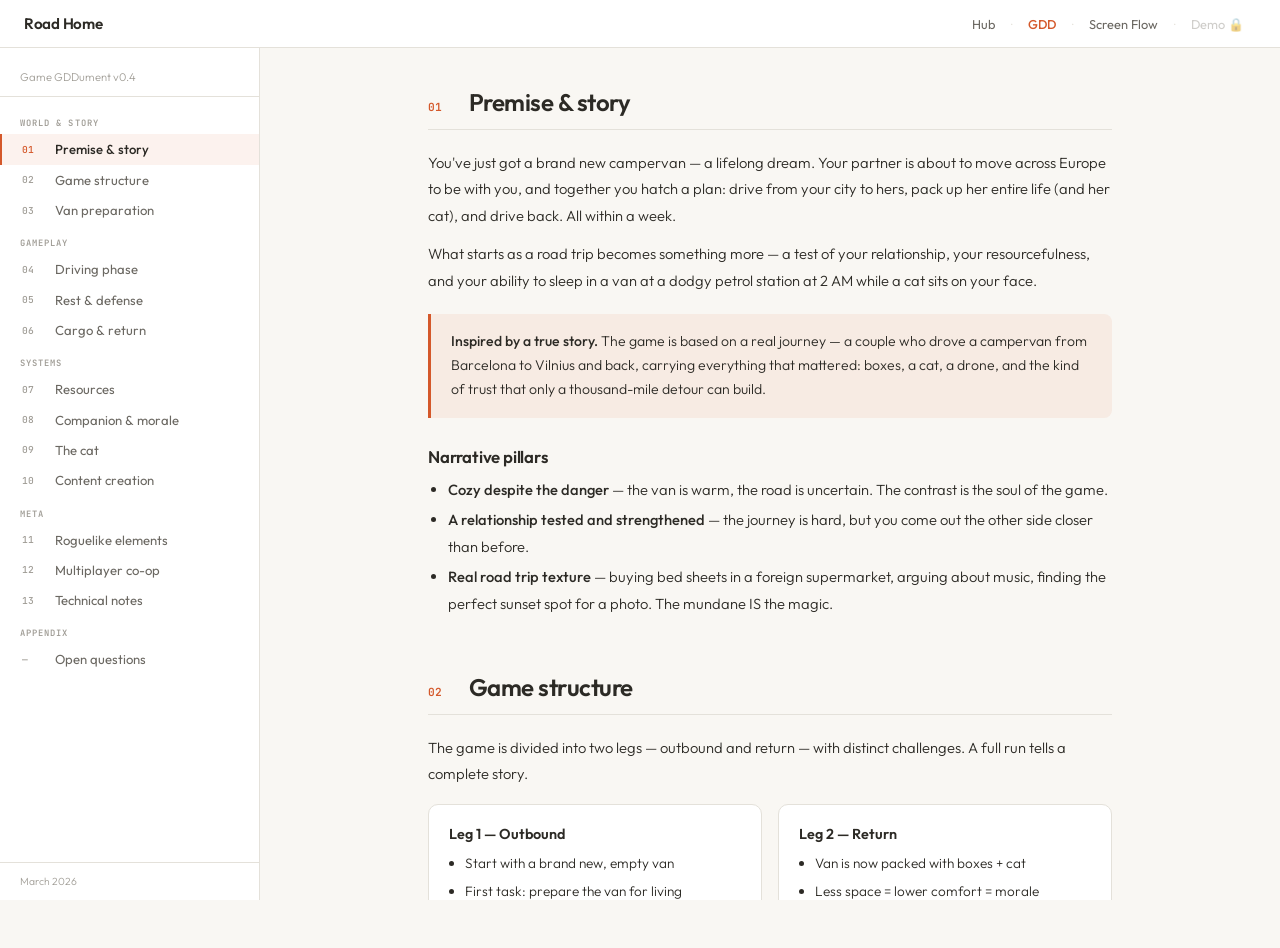
<file: vanlife-odyssey-gdd.html>
<!DOCTYPE html>
<html lang="en">
<head>
<meta charset="UTF-8">
<meta name="viewport" content="width=device-width, initial-scale=1.0">
<title>Road Home — Game GDDument</title>
<link href="https://fonts.googleapis.com/css2?family=Outfit:wght@300;400;500;600;700&family=JetBrains+Mono:wght@400;500&display=swap" rel="stylesheet">
<style>
  :root {
    --bg: #F9F7F3;
    --card: #FFFFFF;
    --surface: #F1EFE9;
    --text: #2C2A25;
    --muted: #6B6862;
    --faint: #A09D96;
    --border: #E4E1DA;
    --accent: #D4582A;
    --accent-glow: rgba(212,88,42,0.08);
    --teal: #1A8F6E;
    --teal-glow: rgba(26,143,110,0.08);
    --purple: #7C6BC4;
    --purple-glow: rgba(124,107,196,0.08);
    --amber: #B8780F;
    --amber-glow: rgba(184,120,15,0.08);
    --blue: #3B7DD8;
    --blue-glow: rgba(59,125,216,0.08);
    --font: 'Outfit', system-ui, sans-serif;
    --mono: 'JetBrains Mono', monospace;
  }
  * { margin:0; padding:0; box-sizing:border-box; }
  body {
    font-family: var(--font);
    background: var(--bg);
    color: var(--text);
    overflow: hidden;
    height: 100vh;
  }

  /* Shared nav header */
  .nav-header {
    position: fixed;
    top: 0; left: 0; right: 0;
    height: 48px;
    background: var(--card);
    border-bottom: 1px solid var(--border);
    display: flex;
    align-items: center;
    justify-content: space-between;
    padding: 0 1.5rem;
    z-index: 200;
    font-size: 0.82rem;
  }
  .nav-header-title {
    font-weight: 600;
    letter-spacing: -0.3px;
    color: var(--text);
    font-size: 0.95rem;
  }
  .nav-header-tabs {
    display: flex;
    align-items: center;
    gap: 0.25rem;
  }
  .nav-header-tabs a {
    text-decoration: none;
    color: var(--muted);
    font-size: 0.8rem;
    font-weight: 400;
    padding: 0.35rem 0.75rem;
    border-radius: 6px;
    transition: all 0.15s;
  }
  .nav-header-tabs a:hover { color: var(--text); background: var(--surface); }
  .nav-header-tabs a.active {
    color: var(--accent);
    font-weight: 500;
  }
  .nav-header-tabs .sep {
    color: var(--border);
    font-size: 0.7rem;
    user-select: none;
  }
  .nav-tab-locked {
    color: var(--faint);
    opacity: 0.5;
    font-size: 0.8rem;
    font-weight: 400;
    padding: 0.35rem 0.75rem;
    cursor: default;
  }

  /* === LAYOUT === */
  .wiki { display: flex; height: calc(100vh - 48px); margin-top: 48px; }

  /* === SIDEBAR === */
  .sidebar {
    width: 260px;
    background: var(--card);
    border-right: 1px solid var(--border);
    display: flex;
    flex-direction: column;
    flex-shrink: 0;
    overflow-y: auto;
  }
  .sidebar-header {
    padding: 1.25rem 1.25rem 0.75rem;
    border-bottom: 1px solid var(--border);
  }
  .sidebar-header a {
    display: flex;
    align-items: center;
    gap: 0.5rem;
    text-decoration: none;
    color: var(--faint);
    font-size: 0.7rem;
    font-weight: 400;
    margin-bottom: 0.75rem;
    transition: color 0.15s;
  }
  .sidebar-header a:hover { color: var(--accent); }
  .sidebar-title {
    font-size: 1.1rem;
    font-weight: 600;
    letter-spacing: -0.3px;
    color: var(--text);
    line-height: 1.2;
  }
  .sidebar-sub {
    font-size: 0.7rem;
    color: var(--faint);
    font-weight: 300;
    margin-top: 0.15rem;
  }
  .sidebar-nav {
    padding: 0.5rem 0;
    flex: 1;
  }
  .sidebar-group-label {
    padding: 0.75rem 1.25rem 0.3rem;
    font-family: var(--mono);
    font-size: 0.55rem;
    font-weight: 600;
    text-transform: uppercase;
    letter-spacing: 0.12em;
    color: var(--faint);
  }
  .nav-item {
    display: flex;
    align-items: center;
    gap: 0.65rem;
    padding: 0.45rem 1.25rem;
    cursor: pointer;
    font-size: 0.82rem;
    font-weight: 400;
    color: var(--muted);
    text-decoration: none;
    transition: all 0.15s;
    border-left: 2px solid transparent;
  }
  .nav-item:hover { background: var(--surface); color: var(--text); }
  .nav-item.active {
    color: var(--text);
    font-weight: 500;
    border-left-color: var(--accent);
    background: var(--accent-glow);
  }
  .nav-num {
    font-family: var(--mono);
    font-size: 0.6rem;
    font-weight: 500;
    color: var(--faint);
    min-width: 1.4rem;
  }
  .nav-item.active .nav-num { color: var(--accent); }
  .sidebar-footer {
    padding: 0.75rem 1.25rem;
    border-top: 1px solid var(--border);
    font-size: 0.65rem;
    color: var(--faint);
    font-weight: 300;
  }

  /* === MAIN CONTENT === */
  .main {
    flex: 1;
    overflow-y: auto;
    scroll-behavior: smooth;
  }
  .content {
    max-width: 780px;
    margin: 0 auto;
    padding: 2.5rem 3rem 6rem;
  }

  /* === SECTIONS === */
  .section {
    margin-bottom: 3.5rem;
    scroll-margin-top: 2rem;
  }
  .section-header {
    display: flex;
    align-items: baseline;
    gap: 0.75rem;
    margin-bottom: 1.25rem;
    padding-bottom: 0.75rem;
    border-bottom: 1px solid var(--border);
  }
  .section-num {
    font-family: var(--mono);
    font-size: 0.7rem;
    font-weight: 600;
    color: var(--accent);
    min-width: 1.8rem;
  }
  .section-header h2 {
    font-size: 1.5rem;
    font-weight: 600;
    letter-spacing: -0.5px;
    line-height: 1.2;
  }

  /* === TYPOGRAPHY === */
  h3 {
    font-size: 1.05rem;
    font-weight: 600;
    margin: 1.75rem 0 0.6rem;
    letter-spacing: -0.2px;
  }
  h4 {
    font-size: 0.9rem;
    font-weight: 600;
    margin-bottom: 0.5rem;
  }
  p {
    font-size: 0.92rem;
    line-height: 1.8;
    font-weight: 300;
    color: var(--text);
    margin-bottom: 0.75rem;
  }
  ul {
    margin: 0.5rem 0 1rem 1.25rem;
    font-size: 0.92rem;
    line-height: 1.8;
    font-weight: 300;
  }
  li { margin-bottom: 0.25rem; }
  li strong { font-weight: 500; }
  em { font-style: italic; color: var(--muted); }

  /* === CALLOUTS === */
  .callout {
    background: var(--accent-glow);
    border-left: 3px solid var(--accent);
    border-radius: 0 8px 8px 0;
    padding: 1rem 1.25rem;
    margin: 1.25rem 0;
    font-size: 0.88rem;
    line-height: 1.7;
    font-weight: 300;
  }
  .callout strong { font-weight: 500; }
  .callout.teal { background: var(--teal-glow); border-left-color: var(--teal); }
  .callout.purple { background: var(--purple-glow); border-left-color: var(--purple); }
  .callout.blue { background: var(--blue-glow); border-left-color: var(--blue); }

  /* === CARDS === */
  .two-col {
    display: grid;
    grid-template-columns: 1fr 1fr;
    gap: 1rem;
    margin: 1rem 0;
  }
  @media (max-width: 700px) { .two-col { grid-template-columns: 1fr; } }
  .card {
    background: var(--card);
    border: 1px solid var(--border);
    border-radius: 10px;
    padding: 1.25rem;
  }
  .card ul { margin-left: 1rem; font-size: 0.85rem; }

  /* === LOOP DIAGRAM === */
  .loop {
    display: flex;
    gap: 0.75rem;
    margin: 1.25rem 0;
    flex-wrap: wrap;
  }
  .loop-phase {
    flex: 1;
    min-width: 120px;
    text-align: center;
    padding: 1rem;
    border-radius: 10px;
  }
  .loop-icon { font-size: 1.5rem; margin-bottom: 0.4rem; }
  .loop-name { font-weight: 600; font-size: 0.85rem; }
  .loop-desc { font-size: 0.72rem; font-weight: 300; margin-top: 0.15rem; }

  /* === RESOURCE TABLE === */
  .resource-table {
    width: 100%;
    border-collapse: collapse;
    margin: 1rem 0;
    font-size: 0.85rem;
  }
  .resource-table th {
    text-align: left;
    padding: 0.6rem 0.75rem;
    font-family: var(--mono);
    font-size: 0.65rem;
    font-weight: 600;
    text-transform: uppercase;
    letter-spacing: 0.1em;
    color: var(--faint);
    border-bottom: 2px solid var(--border);
  }
  .resource-table td {
    padding: 0.6rem 0.75rem;
    border-bottom: 1px solid var(--border);
    line-height: 1.6;
    font-weight: 300;
  }
  .r-name { font-weight: 500; white-space: nowrap; width: 120px; }

  /* === QUESTIONS === */
  .q-list { list-style: none; margin-left: 0; }
  .q-list li {
    padding: 0.5rem 0;
    border-bottom: 1px solid var(--border);
    display: flex;
    gap: 0.6rem;
    align-items: flex-start;
  }
  .q-mark {
    font-family: var(--mono);
    font-weight: 600;
    color: var(--amber);
    font-size: 0.85rem;
    flex-shrink: 0;
  }

  /* === VERSION LOG === */
  .version-log {
    margin-top: 2rem;
    padding-top: 2rem;
    border-top: 1px solid var(--border);
  }
  .version-log strong {
    font-family: var(--mono);
    font-size: 0.65rem;
    font-weight: 600;
    text-transform: uppercase;
    letter-spacing: 0.1em;
    color: var(--faint);
    display: block;
    margin-bottom: 0.75rem;
  }
  .version-log table { width: 100%; font-size: 0.82rem; border-collapse: collapse; }
  .version-log td {
    padding: 0.4rem 0.75rem 0.4rem 0;
    border-bottom: 1px solid var(--border);
    font-weight: 300;
    line-height: 1.6;
    vertical-align: top;
  }
  .version-log td:first-child {
    font-family: var(--mono);
    font-weight: 500;
    color: var(--accent);
    width: 2.5rem;
    white-space: nowrap;
  }

  .divider {
    border: none;
    border-top: 1px solid var(--border);
    margin: 2rem 0;
  }

  /* === TAG (for header) === */
  .tag {
    display: inline-block;
    font-family: var(--mono);
    font-size: 0.6rem;
    font-weight: 500;
    padding: 0.2rem 0.6rem;
    border-radius: 100px;
    letter-spacing: 0.04em;
  }
</style>
</head>
<body>

<!-- SHARED NAV HEADER -->
<div class="nav-header">
  <div class="nav-header-title">Road Home</div>
  <div class="nav-header-tabs">
    <a href="index.html">Hub</a>
    <span class="sep">·</span>
    <a href="vanlife-odyssey-gdd.html" class="active">GDD</a>
    <span class="sep">·</span>
    <a href="road-home-nav-demo.html">Screen Flow</a>
    <span class="sep">·</span>
    <span class="nav-tab-locked">Demo 🔒</span>
  </div>
</div>

<div class="wiki">

  <!-- SIDEBAR -->
  <nav class="sidebar">
    <div class="sidebar-header">
      <div class="sidebar-sub">Game GDDument v0.4</div>
    </div>
    <div class="sidebar-nav">
      <div class="sidebar-group-label">World &amp; story</div>
      <a class="nav-item active" href="#premise"><span class="nav-num">01</span> Premise &amp; story</a>
      <a class="nav-item" href="#structure"><span class="nav-num">02</span> Game structure</a>
      <a class="nav-item" href="#preparation"><span class="nav-num">03</span> Van preparation</a>

      <div class="sidebar-group-label">Gameplay</div>
      <a class="nav-item" href="#driving"><span class="nav-num">04</span> Driving phase</a>
      <a class="nav-item" href="#rest-defense"><span class="nav-num">05</span> Rest &amp; defense</a>
      <a class="nav-item" href="#cargo"><span class="nav-num">06</span> Cargo &amp; return</a>

      <div class="sidebar-group-label">Systems</div>
      <a class="nav-item" href="#resources"><span class="nav-num">07</span> Resources</a>
      <a class="nav-item" href="#companion"><span class="nav-num">08</span> Companion &amp; morale</a>
      <a class="nav-item" href="#the-cat"><span class="nav-num">09</span> The cat</a>
      <a class="nav-item" href="#content-creation"><span class="nav-num">10</span> Content creation</a>

      <div class="sidebar-group-label">Meta</div>
      <a class="nav-item" href="#roguelike"><span class="nav-num">11</span> Roguelike elements</a>
      <a class="nav-item" href="#coop"><span class="nav-num">12</span> Multiplayer co-op</a>
      <a class="nav-item" href="#technical"><span class="nav-num">13</span> Technical notes</a>

      <div class="sidebar-group-label">Appendix</div>
      <a class="nav-item" href="#open-questions"><span class="nav-num">&mdash;</span> Open questions</a>
    </div>
    <div class="sidebar-footer">March 2026</div>
  </nav>

  <!-- MAIN CONTENT -->
  <div class="main" id="mainContent">
    <div class="content">

  <!-- 01 PREMISE -->
  <div class="section" id="premise">
    <div class="section-header">
      <span class="section-num">01</span>
      <h2>Premise &amp; story</h2>
    </div>
    <p>You've just got a brand new campervan — a lifelong dream. Your partner is about to move across Europe to be with you, and together you hatch a plan: drive from your city to hers, pack up her entire life (and her cat), and drive back. All within a week.</p>
    <p>What starts as a road trip becomes something more — a test of your relationship, your resourcefulness, and your ability to sleep in a van at a dodgy petrol station at 2 AM while a cat sits on your face.</p>

    <div class="callout">
      <strong>Inspired by a true story.</strong> The game is based on a real journey — a couple who drove a campervan from Barcelona to Vilnius and back, carrying everything that mattered: boxes, a cat, a drone, and the kind of trust that only a thousand-mile detour can build.
    </div>

    <h3>Narrative pillars</h3>
    <ul>
      <li><strong>Cozy despite the danger</strong> — the van is warm, the road is uncertain. The contrast is the soul of the game.</li>
      <li><strong>A relationship tested and strengthened</strong> — the journey is hard, but you come out the other side closer than before.</li>
      <li><strong>Real road trip texture</strong> — buying bed sheets in a foreign supermarket, arguing about music, finding the perfect sunset spot for a photo. The mundane IS the magic.</li>
    </ul>
  </div>

  <!-- 02 GAME STRUCTURE -->
  <div class="section" id="structure">
    <div class="section-header">
      <span class="section-num">02</span>
      <h2>Game structure</h2>
    </div>
    <p>The game is divided into two legs — outbound and return — with distinct challenges. A full run tells a complete story.</p>

    <div class="two-col">
      <div class="card">
        <h4>Leg 1 — Outbound</h4>
        <ul>
          <li>Start with a brand new, empty van</li>
          <li>First task: prepare the van for living</li>
          <li>Drive to your partner's city</li>
          <li>Van is light, spacious, fresh</li>
          <li>Learning the systems, building confidence</li>
        </ul>
      </div>
      <div class="card">
        <h4>Leg 2 — Return</h4>
        <ul>
          <li>Van is now packed with boxes + cat</li>
          <li>Less space = lower comfort = morale pressure</li>
          <li>Heavier van = more fuel, slower, harder to handle</li>
          <li>But you know the road better now</li>
          <li>Arriving home together = the real reward</li>
        </ul>
      </div>
    </div>

    <h3>Core loop</h3>
    <p>Within each leg, the game flows between driving and resting. You must rest — but when and where is up to you. Night is usually the most practical time, but a quiet daytime spot with curtains drawn works too.</p>

    <div class="loop">
      <div class="loop-phase" style="background:var(--amber-glow);">
        <div class="loop-icon">🗺️</div>
        <div class="loop-name" style="color:var(--amber);">Plan</div>
        <div class="loop-desc" style="color:var(--amber);">Choose route</div>
      </div>
      <div class="loop-phase" style="background:var(--accent-glow);">
        <div class="loop-icon">🚐</div>
        <div class="loop-name" style="color:var(--accent);">Drive</div>
        <div class="loop-desc" style="color:var(--accent);">Move + scavenge</div>
      </div>
      <div class="loop-phase" style="background:var(--purple-glow);">
        <div class="loop-icon">📍</div>
        <div class="loop-name" style="color:var(--purple);">Stop</div>
        <div class="loop-desc" style="color:var(--purple);">Find a rest spot</div>
      </div>
      <div class="loop-phase" style="background:var(--blue-glow);">
        <div class="loop-icon">🛡️</div>
        <div class="loop-name" style="color:var(--blue);">Rest</div>
        <div class="loop-desc" style="color:var(--blue);">Sleep + maybe defend</div>
      </div>
    </div>
  </div>

  <!-- 03 VAN PREPARATION -->
  <div class="section" id="preparation">
    <div class="section-header">
      <span class="section-num">03</span>
      <h2>Van preparation</h2>
    </div>
    <p>The game begins before the road does. You have a brand new, empty van. Before you can leave, you need to make it liveable — and you won't find everything in your starting city. Part of the fun is buying gear along the way, in different countries, slowly turning a vehicle into a home.</p>

    <h3>Essential gear categories</h3>
    <div class="two-col">
      <div class="card">
        <h4>Living essentials</h4>
        <ul>
          <li>Bed sheets &amp; blankets — sleep quality, warmth</li>
          <li>Kitchen gear — pots, pans, utensils, plates</li>
          <li>Curtains / blinds — privacy, daytime rest, warmth</li>
          <li>Storage containers — organisation affects comfort</li>
        </ul>
      </div>
      <div class="card">
        <h4>Maintenance &amp; systems</h4>
        <ul>
          <li>Cleaning supplies — hygiene rating</li>
          <li>Water hose — for filling the fresh water tank</li>
          <li>Gas canisters — powers the stove</li>
          <li>Solar panel / battery — electricity (van-dependent)</li>
          <li>Basic tools — for roadside repairs</li>
        </ul>
      </div>
    </div>

    <div class="callout teal">
      <strong>Regional availability:</strong> Not everything is available everywhere. Some items can only be found in specific countries or regions — a snow chain shop near the Alps, a cheap camping store in a Baltic town. This encourages exploration and makes each run feel like a shopping adventure across Europe.
    </div>
  </div>

  <!-- 04 DRIVING -->
  <div class="section" id="driving">
    <div class="section-header">
      <span class="section-num">04</span>
      <h2>Phase 1 — Driving</h2>
    </div>

    <h3>Goal</h3>
    <p>Cover as much distance as possible toward the destination without wrecking the van or running out of fuel — while keeping everyone alive, fed, and sane.</p>

    <h3>The pilot</h3>
    <ul>
      <li>Drives the van — avoiding accidents, potholes, weather hazards</li>
      <li>Manages speed vs. fuel consumption tradeoff</li>
      <li>Keeps conversations going with the partner (affects morale)</li>
      <li>Monitors energy, hunger, and bathroom needs</li>
    </ul>

    <h3>The co-pilot</h3>
    <ul>
      <li>Manages the map and navigation — spots upcoming stops, plans detours</li>
      <li>Controls the radio / music — finding songs that match both moods</li>
      <li>Keeps energy and morale up — suggests breaks, activities, conversations</li>
      <li>Spots gas stations, rest areas, and points of interest</li>
      <li>Manages resources — tracks food, water, fuel levels</li>
    </ul>

    <div class="callout">
      <strong>Both are needed.</strong> Driving alone while your partner sleeps is possible but lonely — morale drops, you miss points of interest, and fatigue builds faster. The game is designed so that cooperation feels natural and rewarding.
    </div>

    <h3>Exploration stops</h3>
    <ul>
      <li><strong>Gas stations</strong> — fuel, snacks, bathroom, basic supplies. Sometimes the only overnight option.</li>
      <li><strong>Towns</strong> — shops, mechanics, gear. Regional items only available locally.</li>
      <li><strong>Supermarkets</strong> — food, cleaning supplies, random useful finds.</li>
      <li><strong>Points of interest</strong> — scenic spots, rare items, photo opportunities.</li>
      <li><strong>Water fill points</strong> — refill the fresh water tank (not always easy to find).</li>
    </ul>

    <h3>Weather, temperature &amp; climate</h3>
    <p>Temperature and weather are not cosmetic — they are a core system that affects every part of the game. Driving from Southern Europe to the Baltics means crossing climate zones, and the van reacts to all of it.</p>
    <ul>
      <li><strong>Freezing temperatures</strong> — if the van is parked outside in sub-zero weather, the water system freezes. No sink, no shower, no toilet. The windshield ices over. You need to thaw everything before you can move.</li>
      <li><strong>Ice roads</strong> — GPS might suggest a route, but without winter tires or snow chains, icy roads are impassable. You're forced to find another way or risk sliding off the road.</li>
      <li><strong>Snow</strong> — reduces visibility, slows driving, increases fuel consumption. Heavy snow can block roads entirely.</li>
      <li><strong>Rain</strong> — wet roads increase stopping distance. Heavy rain limits visibility and makes roadside rest spots miserable.</li>
      <li><strong>Heat</strong> — southern stretches in summer overheat the van. Food spoils faster. The cat gets stressed. You need ventilation but open windows attract bugs.</li>
    </ul>

    <div class="callout blue">
      <strong>From the real trip:</strong> When we arrived in Lithuania, it was snowing. The van was parked outside at a hostel while we packed everything — a multi-day job. All the water in the van froze solid. No bathroom, no shower, no sink. The windshield was a block of ice. Later, the GPS sent us down a road that was pure ice — no winter tires meant we physically couldn't enter. These moments are terrifying in real life and thrilling in a game.
    </div>
  </div>

  <!-- 05 REST & DEFENSE -->
  <div class="section" id="rest-defense">
    <div class="section-header">
      <span class="section-num">05</span>
      <h2>Phase 2 — Rest &amp; defense</h2>
    </div>

    <div class="callout blue">
      <strong>Key design note:</strong> Rest is the requirement — you physically cannot keep driving forever. Defense is a consequence of where and how you rest, not a guaranteed phase. Night is the most natural time to rest, but a peaceful daytime spot with curtains drawn can work too. The tradeoff: resting during the day costs driving hours.
    </div>

    <h3>Finding a rest spot</h3>
    <p>The perfect spot is safe, has great views, and is peaceful. But sometimes the only option is a shady gas station parking lot. The player decides when to stop and where.</p>
    <ul>
      <li><strong>Campgrounds</strong> — safe, expensive, may require detour. Deep rest, rare threats.</li>
      <li><strong>Well-lit rest areas</strong> — moderate safety, accessible. Decent rest, occasional threats.</li>
      <li><strong>Roadside / forest clearings</strong> — free, risky. Light rest, frequent threats.</li>
      <li><strong>Gas station parking</strong> — grim, but available. Light rest, unpredictable.</li>
      <li><strong>Daytime rest</strong> — curtains drawn, peaceful spot. Short but safe rest, costs driving time.</li>
    </ul>

    <h3>Passive tower defense</h3>
    <p>Before sleeping, the player sets up defenses around the van — barricades, alarms, traps, lights. Then you go to sleep and <strong>watch</strong> your defenses work (or fail). This is not an active gameplay phase — it's a cinematic tension sequence. You observe, hope, and learn what works.</p>

    <div class="callout purple">
      <strong>Waking up to intervene:</strong> If things go badly, the player can choose to wake up and manually defend. But this is costly — broken sleep means severe fatigue penalties the next day. It's an emergency option, not a strategy.
    </div>

    <div class="two-col">
      <div class="card">
        <h4>Defense setup</h4>
        <ul>
          <li>Place barricades, traps, alarms, lights</li>
          <li>Terrain around the camp affects placement</li>
          <li>Better spots = fewer approach vectors</li>
          <li>Resources spent on defense can't be used elsewhere</li>
        </ul>
      </div>
      <div class="card">
        <h4>Threats</h4>
        <ul>
          <li>Bandits / thieves — steal supplies</li>
          <li>Wild animals — damage the van</li>
          <li>Supernatural / zombie mode (unlockable)</li>
          <li>Threat level scales with days elapsed</li>
        </ul>
      </div>
    </div>

    <h3>Rest quality → next stretch</h3>
    <p>Good rest means sharper reflexes, better morale, and sometimes a bonus. Bad rest means sluggish driving, lower morale, and debuffs. No rest at all leads to hallucinations, swerving, and the partner refusing to continue.</p>
  </div>

  <!-- 06 CARGO & THE RETURN -->
  <div class="section" id="cargo">
    <div class="section-header">
      <span class="section-num">06</span>
      <h2>Cargo &amp; the return</h2>
    </div>
    <p>When you arrive at your partner's city, the game shifts. Now you have to pack everything into the van — boxes of belongings, furniture pieces, personal items — and fit them in alongside your living setup. Then drive all the way back.</p>

    <h3>Packing the van</h3>
    <ul>
      <li>A spatial puzzle: fit boxes into limited van space</li>
      <li>Some boxes end up on top of the bed — directly impacts comfort and rest quality</li>
      <li>Heavier load = more fuel consumption, slower driving, harder handling</li>
      <li>Poorly packed = things shift and break on rough roads</li>
    </ul>

    <h3>Return leg differences</h3>
    <ul>
      <li><strong>Less space:</strong> the van is cramped. Morale pressure increases. Comfort drops.</li>
      <li><strong>Heavier:</strong> fuel consumption goes up. The van handles differently.</li>
      <li><strong>The cat is here now:</strong> adds a whole new resource management layer.</li>
      <li><strong>But you know the road:</strong> routes you explored on the way there are partially revealed. You have gear and experience.</li>
      <li><strong>Higher stakes:</strong> you're carrying someone's entire life in the back.</li>
    </ul>

    <div class="callout teal">
      <strong>Design intent:</strong> The return should feel fundamentally different from the outbound trip — same systems, but the weight (literal and emotional) changes every decision. Getting home together, with everything intact, is the real victory.
    </div>
  </div>

  <!-- 07 RESOURCES -->
  <div class="section" id="resources">
    <div class="section-header">
      <span class="section-num">07</span>
      <h2>Resources</h2>
    </div>
    <p>The player manages a tight web of interconnected resources. The van is a living system — everything connects to everything.</p>

    <table class="resource-table">
      <thead>
        <tr><th>Resource</th><th>Role</th></tr>
      </thead>
      <tbody>
        <tr><td class="r-name">Fuel</td><td class="r-desc">Drives the van. Consumed faster at high speed, rough terrain, or with heavy cargo.</td></tr>
        <tr><td class="r-name">Fresh water</td><td class="r-desc">Essential for cooking, drinking, and hygiene. Refilled at water points (not always easy to find). Tank capacity is limited.</td></tr>
        <tr><td class="r-name">Grey water</td><td class="r-desc">Dirty water from sink/shower. Needs to be dumped at service points. Full tank = can't use the sink.</td></tr>
        <tr><td class="r-name">Black water</td><td class="r-desc">Toilet waste. Must be emptied at dedicated facilities. Neglect = hygiene disaster.</td></tr>
        <tr><td class="r-name">Gas</td><td class="r-desc">Powers the stove for cooking. No gas = cold meals only = morale hit.</td></tr>
        <tr><td class="r-name">Electricity</td><td class="r-desc">Powers lights, devices, fridge. Solar panels help but aren't always enough. Some vans depend on it more than others.</td></tr>
        <tr><td class="r-name">Food</td><td class="r-desc">Feeds you and your partner. Quality matters — good meals boost morale, snacks just keep you alive.</td></tr>
        <tr><td class="r-name">Cat supplies</td><td class="r-desc">Cat food and litter. Neglect triggers chaos events.</td></tr>
        <tr><td class="r-name">Van health</td><td class="r-desc">Damaged by driving hazards and rest encounters. At zero, the run is over.</td></tr>
        <tr><td class="r-name">Money</td><td class="r-desc">Buy everything. Finite — earned through side tasks, scavenging, or content creation.</td></tr>
        <tr><td class="r-name">Morale</td><td class="r-desc">Both partners. Low morale = navigation penalties, arguments, forced stops.</td></tr>
        <tr><td class="r-name">Defense parts</td><td class="r-desc">Barricades, traps, alarms, lights. Consumed or damaged during rest encounters.</td></tr>
        <tr><td class="r-name">Gear</td><td class="r-desc">Snow chains, spare tire, tools, curtains, hose. Required for specific challenges.</td></tr>
      </tbody>
    </table>

    <h3>Human needs</h3>
    <p>Both characters have personal meters that affect gameplay:</p>
    <ul>
      <li><strong>Energy</strong> — depletes while driving, restored by rest. Low energy = dangerous driving, debuffs.</li>
      <li><strong>Hunger</strong> — regular meals needed. Cooking a real meal is better than snacking but takes time and resources.</li>
      <li><strong>Bathroom</strong> — needs periodic stops or use of the van's facilities (which generates black water). Ignoring it tanks morale fast.</li>
      <li><strong>Hygiene</strong> — uses fresh water. Low hygiene = morale drop and potential health events.</li>
    </ul>
  </div>

  <!-- 08 COMPANION -->
  <div class="section" id="companion">
    <div class="section-header">
      <span class="section-num">08</span>
      <h2>Companion &amp; morale</h2>
    </div>
    <p>Your partner isn't just a passenger — she's a game system and a person. The relationship is the emotional core of the game. Keeping each other happy isn't just strategy — it's the point.</p>

    <h3>What affects morale</h3>
    <ul>
      <li><strong>Positive:</strong> good meals (cooked, not just snacks), scenic stops, safe rest spots, taking breaks, good music choices, interesting conversations, photo opportunities, a happy cat</li>
      <li><strong>Negative:</strong> driving 5+ hours without a break, cold meals, disturbed rest, ignoring the cat, van damage, cramped space (especially on the return), bad music choices, arguments</li>
    </ul>

    <h3>Morale effects</h3>
    <ul>
      <li><strong>High:</strong> better navigation hints, helps scavenging, spots dangers early, bonus defense placement, better photos</li>
      <li><strong>Low:</strong> refuses to navigate, demands stops, won't help set up camp, triggers arguments that debuff driving, silent treatment (no co-pilot bonuses)</li>
    </ul>

    <div class="callout teal">
      <strong>Design intent:</strong> Morale should feel organic, not punitive. The game should make you want to pull over at that sunset viewpoint even though you're behind schedule — because the photo will be beautiful, your partner will love it, and that's what this trip is really about.
    </div>
  </div>

  <!-- 09 THE CAT -->
  <div class="section" id="the-cat">
    <div class="section-header">
      <span class="section-num">09</span>
      <h2>The cat</h2>
    </div>
    <p>The cat is both a logistical challenge and a wildcard. It joins the journey on the return leg (you're picking it up along with everything else) and changes the game dynamics significantly.</p>

    <div class="two-col">
      <div class="card">
        <h4>Needs</h4>
        <ul>
          <li>Regular feeding (cat food resource)</li>
          <li>Litter management (uses cat supplies + generates waste)</li>
          <li>Doesn't love long drives — stress builds over time</li>
          <li>Needs attention during rest stops</li>
          <li>Stress affects its behaviour unpredictably</li>
        </ul>
      </div>
      <div class="card">
        <h4>Chaos &amp; charm</h4>
        <ul>
          <li>Neglect → knocks things over, escapes at stops, yowls at night</li>
          <li>Happy cat → warns of threats, boosts morale, is adorable</li>
          <li>Random events: finds items, blocks the gearstick, sits on the map</li>
          <li>Emotional anchor — the reason you're making this trip</li>
          <li>Great photo subject (content creation bonus)</li>
        </ul>
      </div>
    </div>

    <h3>Cat escape events</h3>
    <p>A stressed or neglected cat will try to bolt when a door opens. Escape attempts are dramatic, time-critical events — you have to catch the cat before it disappears. Panicked reactions can make things worse: slamming a door too fast can injure the cat, leading to a vet detour (time + money) and a massive morale hit for both partners.</p>

    <div class="callout">
      <strong>From the real trip:</strong> The cat tried to escape once. In the rush to stop her, the door closed on her paw. She was okay — but the panic, the guilt, the scramble. These are the moments that define a road trip, and they translate directly into high-stakes gameplay events.
    </div>

  <!-- 10 CONTENT CREATION -->
  <div class="section" id="content-creation">
    <div class="section-header">
      <span class="section-num">10</span>
      <h2>Content creation</h2>
    </div>
    <p>You travel with a drone, a GoPro, and a 360 camera. Capturing the journey is part of the experience — and potentially a source of income.</p>

    <h3>How it works</h3>
    <ul>
      <li><strong>Photo opportunities</strong> appear at scenic spots, interesting moments, and random encounters. The player decides whether to stop and capture.</li>
      <li><strong>Quality depends on context:</strong> golden hour lighting, dramatic landscapes, the cat doing something cute, a beautiful campsite at sunset — all produce better content than a grey motorway at noon.</li>
      <li><strong>Equipment matters:</strong> drone shots are cinematic but take time to set up. GoPro captures action moments. 360 cam gets atmosphere. Phone is always available but lower quality.</li>
      <li><strong>Morale boost:</strong> stopping for content is a natural break that benefits both partners.</li>
    </ul>

    <h3>Social media feed</h3>
    <ul>
      <li>Content is posted to an in-game social feed (think Instagram)</li>
      <li>Posts generate income based on quality, timing, and engagement</li>
      <li>Managing the feed is an optional side mechanic — post too much and followers disengage, too little and you lose momentum</li>
      <li>Potential follower milestones unlock perks (sponsors, free gear, campground discounts)</li>
    </ul>

    <h3>End-game gallery</h3>
    <p>At the end of a successful run, the player is shown a curated gallery of all the content they captured — a visual diary of the journey. This is the emotional payoff: seeing the trip laid out as a story, from the empty van at the start to arriving home together at the end.</p>

    <div class="callout">
      <strong>Design intent:</strong> Content creation should feel like a natural extension of the road trip — not a grind. The best photos come from the best moments, which come from making good decisions. It rewards players who engage with the world instead of min-maxing the route.
    </div>
  </div>

  <!-- 11 ROGUELIKE -->
  <div class="section" id="roguelike">
    <div class="section-header">
      <span class="section-num">11</span>
      <h2>Roguelike elements</h2>
    </div>

    <div class="two-col">
      <div class="card">
        <h4>Procedural generation</h4>
        <ul>
          <li>Map layout changes each run</li>
          <li>Random road events and encounters</li>
          <li>Shop inventories differ per region and run</li>
          <li>Some gear only available in specific countries</li>
          <li>Weather and seasonal conditions shift</li>
          <li>Threat composition varies by region</li>
        </ul>
      </div>
      <div class="card">
        <h4>Permadeath &amp; meta-progression</h4>
        <ul>
          <li>Fail = restart from a new random city pair</li>
          <li>Unlock new van types across runs</li>
          <li>Unlock harder routes and modifiers</li>
          <li>Unlock "zombie mode" after first clear</li>
          <li>Persistent garage: van cosmetics carry over</li>
          <li>Photo gallery persists across runs</li>
        </ul>
      </div>
    </div>

    <h3>Run variety</h3>
    <p>Different start/end city pairs create vastly different journeys. Barcelona → Vilnius crosses mountain ranges and plains. Lisbon → Helsinki means coastal roads then Scandinavian cold. Each route teaches different strategies and requires different gear — and you buy that gear from the countries you pass through.</p>
  </div>

  <!-- 12 CO-OP -->
  <div class="section" id="coop">
    <div class="section-header">
      <span class="section-num">12</span>
      <h2>Multiplayer co-op</h2>
    </div>
    <p>The game supports 2-player co-op — both local and online — splitting responsibilities between pilot and co-pilot, just like a real road trip.</p>

    <h3>Shared camera</h3>
    <p>Both players share the same camera view — no split screen. You're in the same van, looking at the same road. The co-pilot interacts through UI overlays (map, resource panels, radio) layered on top of the shared view. This keeps the feeling intimate and grounded — you're on this trip <em>together</em>.</p>

    <h3>Role split</h3>
    <ul>
      <li><strong>Pilot:</strong> drives the van, manages speed, avoids hazards, keeps conversations going.</li>
      <li><strong>Co-pilot:</strong> manages the map, navigation, resource tracking, radio/music, spots POIs and gas stations, plans stops.</li>
      <li><strong>Music:</strong> the co-pilot picks the music — finding something that fits the mood of both. <em>(Early idea — mechanics TBD.)</em></li>
      <li><strong>Rest phase:</strong> both players collaborate on camp setup and defense placement.</li>
      <li><strong>Role swap:</strong> players can swap pilot/co-pilot roles between stretches.</li>
    </ul>

    <div class="callout purple">
      <strong>Co-op philosophy:</strong> The co-op mirrors the real dynamic of a road trip. One person drives, the other navigates and manages everything else. You need each other. Communication and planning together is the core fun — and the source of the best arguments.
    </div>
  </div>

  <!-- 13 TECHNICAL -->
  <div class="section" id="technical">
    <div class="section-header">
      <span class="section-num">13</span>
      <h2>Technical notes</h2>
    </div>

    <h3>Camera</h3>
    <p>Single shared camera for both players. No split screen. The co-pilot's UI is overlaid on the same view. This is a core design decision — the shared perspective reinforces the feeling of being on the same journey.</p>

    <h3>Multiplayer</h3>
    <ul>
      <li>Local co-op (same screen, two controllers or keyboard + controller)</li>
      <li>Online co-op (same shared camera, streamed to both players)</li>
      <li>Single-player: AI controls the co-pilot with adjustable autonomy</li>
    </ul>

    <h3>Character customization</h3>
    <p>At the start of a new run, players customize:</p>
    <ul>
      <li><strong>Characters</strong> — appearance, sex, name for both the pilot and the companion</li>
      <li><strong>Van</strong> — choose from unlocked van types (starter van at first, more unlocked via meta-progression). Each van has different stats: fuel efficiency, space, durability, built-in systems.</li>
      <li><strong>Pet</strong> — the cat is the default, but other pets could be unlockable (dog, bird, etc.) — each with different needs, chaos potential, and charm.</li>
    </ul>
  </div>

  <hr class="divider">

  <!-- OPEN QUESTIONS -->
  <div class="section" id="open-questions">
    <div class="section-header">
      <span class="section-num">—</span>
      <h2>Open design questions</h2>
    </div>
    <p>Areas that need further exploration:</p>

    <ul class="q-list">
      <li><span class="q-mark">?</span> What camera perspective works best for driving? Top-down, isometric, third-person chase?</li>
      <li><span class="q-mark">?</span> How does the procedural map generation work? Node-based paths or open 2D terrain?</li>
      <li><span class="q-mark">?</span> What's the art style? Pixel art, hand-drawn, low-poly 3D, illustrated?</li>
      <li><span class="q-mark">?</span> How does tower defense placement work? Grid-based or free placement?</li>
      <li><span class="q-mark">?</span> How does the passive defense viewing work as a gameplay moment? Skippable? Fast-forwardable? Cinematic camera?</li>
      <li><span class="q-mark">?</span> How long is a single run in real-time? Each leg 2 hours? Total 4 hours?</li>
      <li><span class="q-mark">?</span> How does the packing puzzle work mechanically? Tetris-style? Drag and drop?</li>
      <li><span class="q-mark">?</span> How does the music/radio mechanic work? Mood matching? Morale effect? Genre preferences per character?</li>
      <li><span class="q-mark">?</span> How does the social media system determine photo quality and engagement?</li>
      <li><span class="q-mark">?</span> How does the temperature system work mechanically? Is it a continuous simulation or event-based?</li>
      <li><span class="q-mark">?</span> How does thawing frozen water systems work? Time + heat source? A minigame? An automatic penalty?</li>
      <li><span class="q-mark">?</span> How do different van types handle cold? Insulation as a stat?</li>
      <li><span class="q-mark">?</span> How do cat escape events play out mechanically? QTE? A chase minigame? A timed search?</li>
      <li><span class="q-mark">?</span> What role does the cat play during driving? Distraction events? Lap sitting = morale boost?</li>
      <li><span class="q-mark">?</span> What unlockable pets are there beyond the cat? How do their mechanics differ?</li>
      <li><span class="q-mark">?</span> How does the co-pilot's UI work on the shared camera? Overlay panels? Radial menus?</li>
    </ul>
  </div>

  <hr class="divider">

  <div class="version-log">
    <strong>Version history</strong>
    <table>
      <tr><td>0.1</td><td>Initial concept — premise, core loop, phase design, resources, companions, roguelike, co-op.</td></tr>
      <tr><td>0.2</td><td>Rest decoupled from nighttime. Players choose when to rest. Splash art added. Visual redesign.</td></tr>
      <tr><td>0.3</td><td>Major expansion from real story context. Two-leg structure, van preparation, cargo system, expanded resources, passive TD, content creation, co-pilot role detail.</td></tr>
      <tr><td>0.4</td><td>Weather &amp; temperature as core system (freezing water, ice roads, snow, heat). Cat escape events with injury consequences. Technical notes: shared camera (no split screen), local + online co-op, character/van/pet customization. Updated open questions.</td></tr>
    </table>
  </div>



    </div>
  </div>
</div>

<script>
// Active nav highlighting on scroll
const main = document.getElementById('mainContent');
const navItems = document.querySelectorAll('.nav-item');
const sections = document.querySelectorAll('.section');

function updateActiveNav() {
  let current = '';
  const offset = 120;
  sections.forEach(s => {
    if (s.getBoundingClientRect().top < offset) current = s.id;
  });
  navItems.forEach(item => {
    item.classList.toggle('active', item.getAttribute('href') === '#' + current);
  });
}

main.addEventListener('scroll', updateActiveNav);
updateActiveNav();
</script>

</body>
</html>
</file>
<file: shared-nav.css>
/* Shared navigation header styles */
.nav-header {
  position: fixed;
  top: 0; left: 0; right: 0;
  height: 48px;
  background: var(--card, #FFFFFF);
  border-bottom: 1px solid var(--border, #E4E1DA);
  display: flex;
  align-items: center;
  justify-content: space-between;
  padding: 0 1.5rem;
  z-index: 200;
  font-size: 0.82rem;
}
.nav-header-title {
  font-weight: 600;
  letter-spacing: -0.3px;
  color: var(--text, #2C2A25);
  font-size: 0.95rem;
  text-decoration: none;
  transition: color 0.15s;
}
.nav-header-title:hover { color: var(--accent, #D4582A); }
.nav-header-tabs {
  display: flex;
  align-items: center;
  gap: 0.25rem;
}
.nav-header-tabs a, .nav-tab-locked {
  display: inline-flex;
  align-items: center;
  gap: 0.35rem;
}
.nav-header-tabs a svg, .nav-tab-locked svg {
  vertical-align: middle;
  flex-shrink: 0;
}
.nav-header-tabs a {
  text-decoration: none;
  color: var(--muted, #6B6862);
  font-size: 0.8rem;
  font-weight: 400;
  padding: 0.35rem 0.75rem;
  border-radius: 6px;
  transition: all 0.15s;
}
.nav-header-tabs a:hover { color: var(--text, #2C2A25); background: var(--surface, #F1EFE9); }
.nav-header-tabs a.active {
  color: var(--accent, #D4582A);
  font-weight: 500;
}
.nav-sep {
  color: var(--border, #E4E1DA);
  font-size: 0.7rem;
  user-select: none;
}
.nav-tab-locked {
  color: var(--faint, #A09D96);
  opacity: 0.5;
  font-size: 0.8rem;
  font-weight: 400;
  padding: 0.35rem 0.75rem;
  cursor: default;
}
</file>
